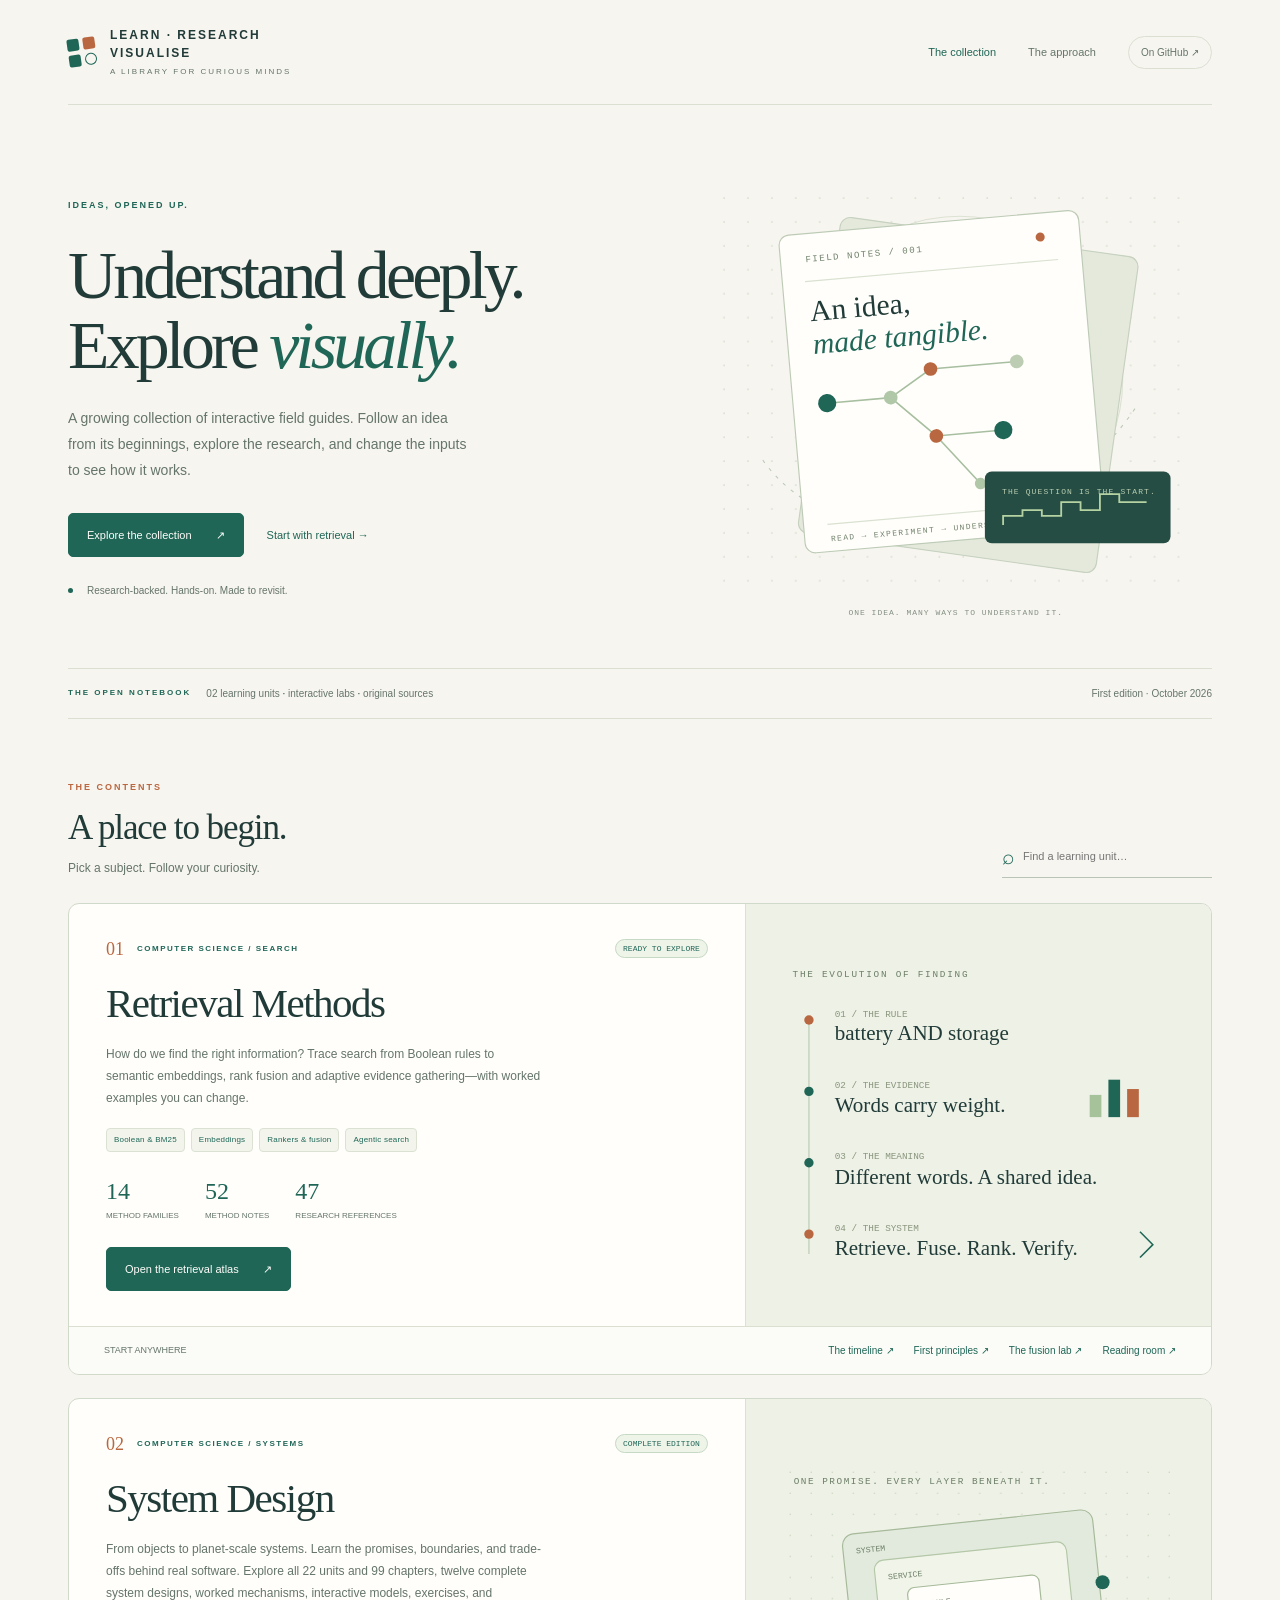
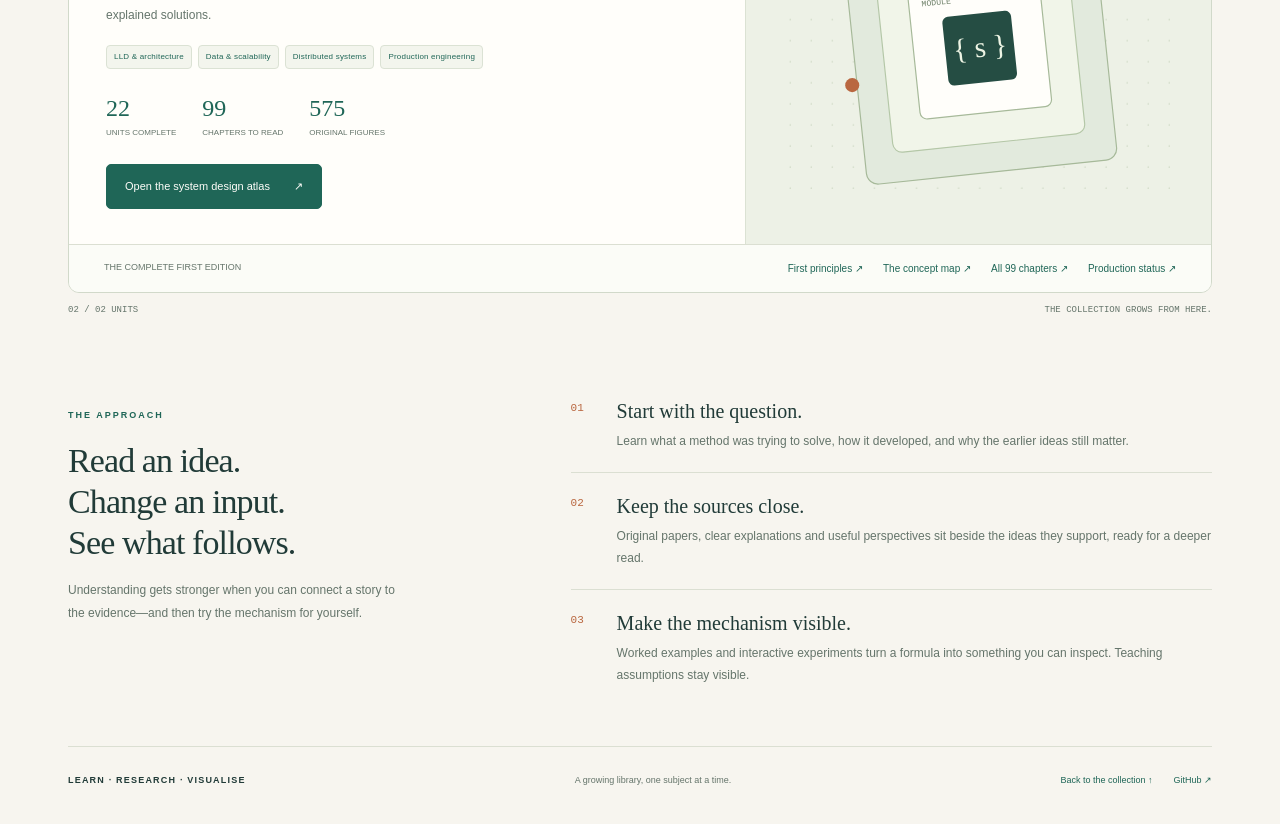
<file: index.html>
<!doctype html>
<html lang="en">
<head>
<link rel="icon" type="image/x-icon" sizes="16x16 32x32 48x48" href="favicon.ico?v=20261022">
<link rel="icon" type="image/svg+xml" sizes="any" href="favicon.svg?v=20261022">

<meta charset="utf-8">
<meta name="viewport" content="width=device-width, initial-scale=1">
<meta name="theme-color" content="#f7f5ef">
<meta name="description" content="Learn, Research, Visualise: a growing library of interactive field guides. Explore ideas through research, worked examples and hands-on experiments. Start with the Retrieval Methods atlas.">
<title>Learn · Research · Visualise — An interactive library</title>
<style>
:root{--paper:#f7f5ef;--ink:#213b38;--muted:#65756b;--line:#dbdfd2;--green:#1f6657;--rust:#b96740;--mint:#e5ebdf;font-family:Inter,ui-sans-serif,-apple-system,BlinkMacSystemFont,"Segoe UI",sans-serif;color-scheme:light}*{box-sizing:border-box}body{margin:0;background:var(--paper);color:var(--ink);font-size:15px;line-height:1.7}html{scroll-behavior:smooth;scroll-padding-top:30px}a{color:var(--green);text-underline-offset:4px}button,input{font:inherit}a,button,input{touch-action:manipulation}button{cursor:pointer}a:focus-visible,button:focus-visible,input:focus-visible{outline:3px solid var(--rust);outline-offset:5px}h1,h2,h3,p{margin:0}.wrap{max-width:1256px;padding:0 56px;margin:auto}.top{display:flex;justify-content:space-between;align-items:center;height:105px;border-bottom:1px solid var(--line)}.wordmark{display:flex;gap:14px;align-items:center;text-decoration:none;color:var(--ink);font-size:12px;letter-spacing:2px;font-weight:750;line-height:1.5}.logo{display:grid;grid-template-columns:repeat(2,12px);gap:4px;transform:rotate(-8deg)}.logo i{display:block;width:12px;height:12px;background:var(--green);border-radius:2px}.logo i:nth-child(2){background:var(--rust)}.logo i:last-child{background:none;border:1px solid var(--green);border-radius:50%}.wordmark small{font-size:8px;letter-spacing:2px;color:var(--muted);display:block;font-weight:500;margin-top:4px}.top nav{display:flex;align-items:center;gap:32px}.top nav a{font-size:11px;text-decoration:none;color:var(--muted)}.top nav a.active{color:var(--green)}.top .repo{border:1px solid var(--line);padding:7px 12px;border-radius:20px;font-size:10px}.eyebrow{font-size:9px;letter-spacing:2px;font-weight:700;text-transform:uppercase;color:var(--green)}.eyebrow.warm{color:var(--rust)}.hero{display:grid;grid-template-columns:1.15fr 1fr;align-items:center;gap:42px;padding:68px 0 51px;position:relative}.hero h1{font:clamp(46px,5.3vw,76px)/1.04 Georgia,"Times New Roman",serif;letter-spacing:-3.8px;margin:25px 0 24px}.hero em{font-style:italic;color:var(--green)}.hero p{font-size:14px;color:var(--muted);max-width:410px;line-height:1.85}.hero-actions{display:flex;gap:23px;align-items:center;flex-wrap:wrap;margin-top:29px}.button{display:inline-flex;gap:24px;align-items:center;justify-content:center;text-decoration:none;border:1px solid var(--green);background:var(--green);color:#fffefa;padding:12px 18px;border-radius:5px;font-size:11px}.button:hover{background:#194e45}.text-link{font-size:11px;text-decoration:none}.hero-visual{position:relative;min-width:0}.hero-visual svg{width:100%;height:auto;display:block}.visual-caption{font:8px ui-monospace,monospace;color:#849084;letter-spacing:1px;text-align:center;margin-top:-4px}.hero-foot{display:flex;gap:14px;align-items:center;font-size:10px;color:var(--muted);margin-top:25px}.hero-foot i{width:5px;height:5px;background:var(--green);border-radius:50%}.edition{display:flex;align-items:center;gap:15px;padding:16px 0;border-top:1px solid var(--line);border-bottom:1px solid var(--line);font-size:10px;color:var(--muted)}.edition .eyebrow{font-size:8px;white-space:nowrap}.edition .spacer{flex:1}.edition strong{color:var(--ink);font-weight:500}.section-top{display:flex;align-items:flex-end;gap:20px;justify-content:space-between;margin:53px 0 25px}.section-top h2{font:35px Georgia,serif;letter-spacing:-1.1px;margin-top:11px}.section-top .subtitle{color:var(--muted);font-size:12px;margin-top:10px}.library-search{display:flex;align-items:center;border-bottom:1px solid #b9c4b6;padding:8px 0;width:210px;gap:8px;color:var(--green)}.library-search input{border:0;background:none;width:100%;min-width:0;font-size:11px;color:var(--ink);padding:4px 0}.library-search>span{font-size:21px;line-height:1}.unit{border:1px solid #d1d9ca;border-radius:11px;background:#fffefa;overflow:hidden}.unit+.unit{margin-top:23px}.unit-top{display:grid;grid-template-columns:1.45fr 1fr;align-items:stretch}.unit-copy{padding:35px 37px}.unit-kicker{display:flex;align-items:center;gap:13px}.unit-no{font:18px Georgia,serif;color:var(--rust);line-height:1}.unit-kicker .eyebrow{font-size:8px;letter-spacing:1.5px}.status{font:8px ui-monospace,monospace;color:var(--green);padding:4px 7px;border:1px solid #c5d9c5;border-radius:20px;margin-left:auto;background:#eff4e9}.unit h3{font:41px/1.15 Georgia,serif;letter-spacing:-1.5px;margin:22px 0 15px}.unit h3 a{text-decoration:none;color:var(--ink)}.unit h3 a:hover{color:var(--green)}.unit-summary{font-size:12px;line-height:1.85;color:var(--muted);max-width:435px}.tags{display:flex;gap:6px;flex-wrap:wrap;margin-top:19px}.tags span{font-size:8px;letter-spacing:.2px;border:1px solid #dbe2d4;background:#f3f5ed;color:var(--green);border-radius:4px;padding:4px 7px}.unit-stats{display:flex;gap:26px;margin:26px 0 24px}.unit-stats strong{display:block;font:24px Georgia,serif;color:var(--green);line-height:1.1}.unit-stats span{font-size:8px;color:var(--muted);display:block;margin-top:5px}.unit-visual{padding:28px 22px 20px;background:#edf1e6;border-left:1px solid #dbe2d3;display:flex;align-items:center;position:relative;overflow:hidden}.unit-visual svg{width:100%;height:auto;display:block}.unit-bottom{border-top:1px solid var(--line);display:flex;justify-content:space-between;align-items:center;gap:17px;padding:15px 35px;background:#fbfcf7}.unit-bottom>span{font-size:9px;color:var(--muted)}.entry-links{display:flex;gap:20px;flex-wrap:wrap}.entry-links a{font-size:10px;text-decoration:none;white-space:nowrap}.empty{border:1px dashed var(--line);padding:35px;border-radius:8px;text-align:center;color:var(--muted);font-size:13px}.empty button{border:0;background:none;color:var(--green);font-size:12px;text-decoration:underline;padding:12px}.library-meta{display:flex;align-items:center;justify-content:space-between;margin:12px 0;font:9px ui-monospace,monospace;color:var(--muted)}.about{display:grid;grid-template-columns:.8fr 1.2fr;gap:75px;padding:58px 0 60px;margin-top:27px;border-bottom:1px solid var(--line)}.about h2{font:34px/1.2 Georgia,serif;letter-spacing:-.9px;margin:16px 0}.about>div>p{font-size:12px;color:var(--muted);line-height:1.9;max-width:330px}.principles{display:grid;gap:22px}.principle{display:grid;grid-template-columns:32px 1fr;gap:14px;padding-bottom:20px;border-bottom:1px solid var(--line)}.principle:last-child{border:0;padding-bottom:0}.principle .n{font:11px ui-monospace,monospace;color:var(--rust);padding-top:2px}.principle h3{font:20px Georgia,serif;margin-bottom:8px}.principle p{font-size:12px;color:var(--muted);line-height:1.8}.closing{padding:26px 0 35px;display:flex;align-items:center;justify-content:space-between;color:var(--muted);font-size:9px;gap:20px}.closing .wordmark{font-size:9px;font-weight:600;letter-spacing:1.2px}.closing a{font-size:9px;text-decoration:none}.closing .foot-right{display:flex;gap:21px}.skip{position:absolute;top:-80px;background:var(--ink);color:white;padding:10px 15px;z-index:5}.skip:focus{top:10px}[hidden]{display:none!important}@media(max-width:950px){.wrap{padding:0 34px}.hero{gap:18px}.hero h1{font-size:58px}.hero-visual{margin-right:-12px}.unit-copy{padding:28px}.unit h3{font-size:35px}.unit-stats{gap:23px}.unit-visual{padding:18px 10px}.about{gap:35px}.unit-bottom{padding:15px 27px}}@media(max-width:720px){.wrap{padding:0 23px}.top{height:88px}.top nav{gap:18px}.top nav a{font-size:10px}.top .repo{display:none}.wordmark{font-size:10px;gap:11px;letter-spacing:1.6px}.wordmark small{font-size:7px;letter-spacing:1.6px}.hero{grid-template-columns:1fr;padding:43px 0 30px;gap:10px}.hero h1{font-size:59px;max-width:510px;letter-spacing:-3px}.hero p{max-width:460px;font-size:13px}.hero-visual{max-width:440px;width:100%;margin:2px auto 0}.hero-visual svg{max-height:285px}.hero-foot{font-size:9px}.edition{gap:12px;font-size:9px;flex-wrap:wrap}.edition .spacer{display:none}.edition .edition-end{margin-left:auto}.section-top{margin:35px 0 20px;align-items:flex-start;flex-wrap:wrap}.section-top h2{font-size:31px}.library-search{width:100%;padding:5px 0}.unit-top{grid-template-columns:1fr}.unit-visual{border-left:0;border-top:1px solid var(--line);padding:10px 25px}.unit-visual svg{max-height:240px}.unit-copy{padding:27px}.unit h3{font-size:37px}.unit-bottom{align-items:flex-start;padding:17px 24px;flex-wrap:wrap;gap:10px}.entry-links{gap:19px}.unit-stats{gap:37px}.about{grid-template-columns:1fr;gap:28px;padding:37px 0}.about>div>p{max-width:470px}.about h2{font-size:31px}.principles{gap:18px}.closing{align-items:flex-start;font-size:8px;padding-bottom:27px;flex-wrap:wrap}.closing .foot-right{gap:18px}}@media(max-width:380px){.hero h1{font-size:51px}.top nav{gap:13px}.unit-copy{padding:23px}.unit h3{font-size:34px}.unit-stats{gap:28px}.status{font-size:7px}.unit-kicker .eyebrow{font-size:7px}.edition .edition-end{margin-left:0}}@media(prefers-reduced-motion:reduce){html{scroll-behavior:auto}}@media print{.wrap{padding:0 20px}.top nav,.library-search,.hero-actions{display:none}.hero{padding:30px 0}.hero h1{font-size:40pt}.unit{break-inside:avoid}.about{break-inside:avoid}.section-top{margin-top:25px}.hero-visual svg{height:220px}.unit-visual svg{height:220px}body{background:white}}
</style>
</head>
<body>
<a class="skip" href="#collection">Skip to the collection</a>
<div class="wrap">
<header class="top"><a class="wordmark" href="index.html" aria-label="Learn Research Visualise home"><span class="logo" aria-hidden="true"><i></i><i></i><i></i><i></i></span><span>LEARN · RESEARCH<br>VISUALISE<small>A LIBRARY FOR CURIOUS MINDS</small></span></a><nav aria-label="Main navigation"><a class="active" href="#collection">The collection</a><a href="#about">The approach</a><a class="repo" href="https://github.com/NarenMasterofInfinity/Foundational_Works" target="_blank" rel="noopener noreferrer">On GitHub ↗</a></nav></header>
<main>
<section class="hero" aria-labelledby="hero-title"><div><span class="eyebrow">IDEAS, OPENED UP.</span><h1 id="hero-title">Understand deeply.<br>Explore <em>visually.</em></h1><p>A growing collection of interactive field guides. Follow an idea from its beginnings, explore the research, and change the inputs to see how it works.</p><div class="hero-actions"><a class="button" href="#collection">Explore the collection <span>↗</span></a><a class="text-link" href="retrieval-methods/index.html">Start with retrieval →</a></div><div class="hero-foot"><i aria-hidden="true"></i><span>Research-backed. Hands-on. Made to revisit.</span></div></div><div class="hero-visual"><svg viewBox="0 0 450 385" role="img" aria-label="Illustration of layered research notes connecting an idea, its evidence and a working experiment"><defs><pattern id="grid" width="21" height="21" patternUnits="userSpaceOnUse"><circle cx="1" cy="1" r=".7" fill="#b6c6ae"/></pattern></defs><rect x="8" y="7" width="431" height="356" fill="url(#grid)" opacity=".6"/><circle cx="229" cy="181" r="143" fill="none" stroke="#dce2d3"/><path d="M56 252C121 345 302 332 386 202" fill="none" stroke="#bbcbb8" stroke-dasharray="3 6"/><g transform="rotate(8 230 190)"><rect x="105" y="54" width="264" height="280" rx="9" fill="#e4e9dc" stroke="#c6d1bf"/></g><g transform="rotate(-5 216 180)"><rect x="81" y="43" width="264" height="280" rx="9" fill="#fffefa" stroke="#bdcbb6"/><path d="M101 85H324" stroke="#d9e1d1"/><text x="103" y="68" font-family="monospace" font-size="8" letter-spacing="1.3" fill="#71826c">FIELD NOTES / 001</text><circle cx="310" cy="64" r="4" fill="#b96740"/><text x="103" y="120" font-family="Georgia" font-size="26" fill="#213b38">An idea,</text><text x="103" y="149" font-family="Georgia" font-style="italic" font-size="26" fill="#1f6657">made tangible.</text><path d="M111 193H167L204 230H263M167 193L204 171H280M204 230L239 275" stroke="#a7bfa0" stroke-width="1.4" fill="none"/><circle cx="111" cy="193" r="8" fill="#1f6657"/><circle cx="167" cy="193" r="6" fill="#b0c8a8"/><circle cx="204" cy="171" r="6" fill="#b96740"/><circle cx="280" cy="171" r="6" fill="#bdcdb3"/><circle cx="204" cy="230" r="6" fill="#b96740"/><circle cx="263" cy="230" r="8" fill="#1f6657"/><circle cx="239" cy="275" r="5" fill="#b0c8a8"/><path d="M102 299H322" stroke="#d9e1d1"/><text x="104" y="314" font-family="monospace" font-size="7" letter-spacing="1.2" fill="#71826c">READ → EXPERIMENT → UNDERSTAND</text></g><rect x="251" y="262" width="163" height="63" rx="6" fill="#254d43"/><text x="266" y="282" font-family="monospace" font-size="7" fill="#b8cdb1" letter-spacing="1">THE QUESTION IS THE START.</text><path d="M267 309V301H284V296H301V301H318V289H335V296H352V282H369V289H393" stroke="#b5d2a3" stroke-width="1.6" fill="none"/></svg><div class="visual-caption">ONE IDEA. MANY WAYS TO UNDERSTAND IT.</div></div></section>
<div class="edition"><span class="eyebrow">THE OPEN NOTEBOOK</span><span>02 learning units <strong>·</strong> interactive labs <strong>·</strong> original sources</span><span class="spacer"></span><span class="edition-end">First edition · October 2026</span></div>
<section id="collection" aria-labelledby="collection-title"><div class="section-top"><div><span class="eyebrow warm">THE CONTENTS</span><h2 id="collection-title">A place to begin.</h2><p class="subtitle">Pick a subject. Follow your curiosity.</p></div><label class="library-search"><span aria-hidden="true">⌕</span><input id="unit-search" type="search" placeholder="Find a learning unit…" aria-label="Search the collection"></label></div>
<article class="unit" id="retrieval-unit"><div class="unit-top"><div class="unit-copy"><div class="unit-kicker"><span class="unit-no">01</span><span class="eyebrow">COMPUTER SCIENCE / SEARCH</span><span class="status">READY TO EXPLORE</span></div><h3><a href="retrieval-methods/index.html">Retrieval Methods</a></h3><p class="unit-summary">How do we find the right information? Trace search from Boolean rules to semantic embeddings, rank fusion and adaptive evidence gathering—with worked examples you can change.</p><div class="tags"><span>Boolean & BM25</span><span>Embeddings</span><span>Rankers & fusion</span><span>Agentic search</span></div><div class="unit-stats"><div><strong>14</strong><span>METHOD FAMILIES</span></div><div><strong>52</strong><span>METHOD NOTES</span></div><div><strong>47</strong><span>RESEARCH REFERENCES</span></div></div><a class="button" href="retrieval-methods/index.html">Open the retrieval atlas <span>↗</span></a></div><div class="unit-visual"><svg viewBox="0 0 360 300" role="img" aria-label="Retrieval through time: Boolean sets become weighted words, semantic vectors and fused ranked lists"><text x="21" y="28" font-family="monospace" font-size="8" letter-spacing="1.5" fill="#6c7f67">THE EVOLUTION OF FINDING</text><path d="M35 63V265" stroke="#bdcbb4"/><circle cx="35" cy="65" r="4" fill="#b96740"/><circle cx="35" cy="126" r="4" fill="#1f6657"/><circle cx="35" cy="187" r="4" fill="#1f6657"/><circle cx="35" cy="248" r="4" fill="#b96740"/><text x="57" y="62" font-family="monospace" font-size="8" fill="#8a967e">01 / THE RULE</text><text x="57" y="82" font-family="Georgia" font-size="18" fill="#213b38">battery AND storage</text><text x="57" y="123" font-family="monospace" font-size="8" fill="#8a967e">02 / THE EVIDENCE</text><text x="57" y="144" font-family="Georgia" font-size="18" fill="#213b38">Words carry weight.</text><rect x="275" y="129" width="10" height="19" fill="#a6c29b"/><rect x="291" y="116" width="10" height="32" fill="#1f6657"/><rect x="307" y="124" width="10" height="24" fill="#b96740"/><text x="57" y="184" font-family="monospace" font-size="8" fill="#8a967e">03 / THE MEANING</text><text x="57" y="205" font-family="Georgia" font-size="18" fill="#213b38">Different words. A shared idea.</text><text x="57" y="245" font-family="monospace" font-size="8" fill="#8a967e">04 / THE SYSTEM</text><text x="57" y="266" font-family="Georgia" font-size="18" fill="#213b38">Retrieve. Fuse. Rank. Verify.</text><path d="M318 246L329 257L318 268" stroke="#1f6657" stroke-width="1.3" fill="none"/></svg></div></div><div class="unit-bottom"><span>START ANYWHERE</span><div class="entry-links"><a href="retrieval-methods/index.html#timeline">The timeline ↗</a><a href="retrieval-methods/index.html#boolean">First principles ↗</a><a href="retrieval-methods/index.html#fusion">The fusion lab ↗</a><a href="retrieval-methods/index.html#sources">Reading room ↗</a></div></div></article>
<article class="unit" id="system-design-unit"><div class="unit-top"><div class="unit-copy"><div class="unit-kicker"><span class="unit-no">02</span><span class="eyebrow">COMPUTER SCIENCE / SYSTEMS</span><span class="status">COMPLETE EDITION</span></div><h3><a href="system-design/index.html">System Design</a></h3><p class="unit-summary">From objects to planet-scale systems. Learn the promises, boundaries, and trade-offs behind real software. Explore all 22 units and 99 chapters, twelve complete system designs, worked mechanisms, interactive models, exercises, and explained solutions.</p><div class="tags"><span>LLD & architecture</span><span>Data & scalability</span><span>Distributed systems</span><span>Production engineering</span></div><div class="unit-stats"><div><strong>22</strong><span>UNITS COMPLETE</span></div><div><strong>99</strong><span>CHAPTERS TO READ</span></div><div><strong>575</strong><span>ORIGINAL FIGURES</span></div></div><a class="button" href="system-design/index.html">Open the system design atlas <span>↗</span></a></div><div class="unit-visual"><svg viewBox="0 0 360 300" role="img" aria-label="Conceptual illustration of objects nested inside modules, services and a system"><defs><pattern id="system-grid" width="18" height="18" patternUnits="userSpaceOnUse"><circle cx="1" cy="1" r=".6" fill="#acbea0"/></pattern></defs><rect x="8" y="8" width="342" height="284" fill="url(#system-grid)" opacity=".6"/><text x="22" y="29" font-family="monospace" font-size="8" letter-spacing="1.3" fill="#6c7f67">ONE PROMISE. EVERY LAYER BENEATH IT.</text><g transform="rotate(-6 180 165)"><rect x="73" y="61" width="215" height="215" rx="10" fill="#e2eadd" stroke="#a6b999"/><rect x="98" y="86" width="165" height="165" rx="8" fill="#f1f5e9" stroke="#b4c7a7"/><rect x="124" y="112" width="113" height="113" rx="6" fill="#fffefa" stroke="#a6b999"/><rect x="151" y="140" width="59" height="59" rx="5" fill="#254d43"/><text x="181" y="177" text-anchor="middle" font-family="Georgia" font-size="25" fill="#edf4e4">{ s }</text><text x="84" y="78" font-family="monospace" font-size="7" fill="#6c7f67">SYSTEM</text><text x="109" y="103" font-family="monospace" font-size="7" fill="#6c7f67">SERVICE</text><text x="135" y="129" font-family="monospace" font-size="7" fill="#6c7f67">MODULE</text></g><circle cx="72" cy="201" r="6" fill="#b96740"/><circle cx="286" cy="113" r="6" fill="#1f6657"/></svg></div></div><div class="unit-bottom"><span>THE COMPLETE FIRST EDITION</span><div class="entry-links"><a href="system-design/index.html#ch-1-1">First principles ↗</a><a href="system-design/index.html#concept-map">The concept map ↗</a><a href="system-design/index.html#contents">All 99 chapters ↗</a><a href="system-design/index.html#manifest">Production status ↗</a></div></div></article>
<div id="no-units" class="empty" hidden>No units match that search.<br><button type="button" id="reset-search">Show the full collection</button></div><div class="library-meta"><span id="unit-count" aria-live="polite">02 / 02 UNITS</span><span>THE COLLECTION GROWS FROM HERE.</span></div></section>
<section class="about" id="about" aria-labelledby="about-title"><div><span class="eyebrow">THE APPROACH</span><h2 id="about-title">Read an idea.<br>Change an input.<br>See what follows.</h2><p>Understanding gets stronger when you can connect a story to the evidence—and then try the mechanism for yourself.</p></div><div class="principles"><div class="principle"><span class="n">01</span><div><h3>Start with the question.</h3><p>Learn what a method was trying to solve, how it developed, and why the earlier ideas still matter.</p></div></div><div class="principle"><span class="n">02</span><div><h3>Keep the sources close.</h3><p>Original papers, clear explanations and useful perspectives sit beside the ideas they support, ready for a deeper read.</p></div></div><div class="principle"><span class="n">03</span><div><h3>Make the mechanism visible.</h3><p>Worked examples and interactive experiments turn a formula into something you can inspect. Teaching assumptions stay visible.</p></div></div></div></section>
</main><footer class="closing"><span class="wordmark">LEARN · RESEARCH · VISUALISE</span><span>A growing library, one subject at a time.</span><div class="foot-right"><a href="#collection">Back to the collection ↑</a><a href="https://github.com/NarenMasterofInfinity/Foundational_Works" target="_blank" rel="noopener noreferrer">GitHub ↗</a></div></footer>
</div>
<script>
"use strict";
const search=document.getElementById('unit-search'),empty=document.getElementById('no-units'),count=document.getElementById('unit-count');
const units=[
 {element:document.getElementById('retrieval-unit'),terms:'retrieval methods information search boolean lexical probabilistic tf idf bm25 dense embeddings splade sparse colbert rankers rerankers fusion hybrid rrf graph multimodal agentic generative timeline papers research evaluation'},
 {element:document.getElementById('system-design-unit'),terms:'system design atlas objects planet scale lld hld architecture modules classes patterns dependency injection database storage concurrency networking api scalability distributed systems reliability security observability deployment production foundations textbook blueprint'}
];
function filterUnits(){const terms=search.value.trim().toLowerCase().split(/\s+/).filter(Boolean);let shown=0;units.forEach(unit=>{const show=terms.every(t=>unit.terms.includes(t));unit.element.hidden=!show;if(show)shown++;});empty.hidden=shown>0;count.textContent=String(shown).padStart(2,'0')+' / 02 UNITS';}
search.addEventListener('input',filterUnits);document.getElementById('reset-search').addEventListener('click',()=>{search.value='';filterUnits();search.focus();});
</script>
</body>
</html>
</file>
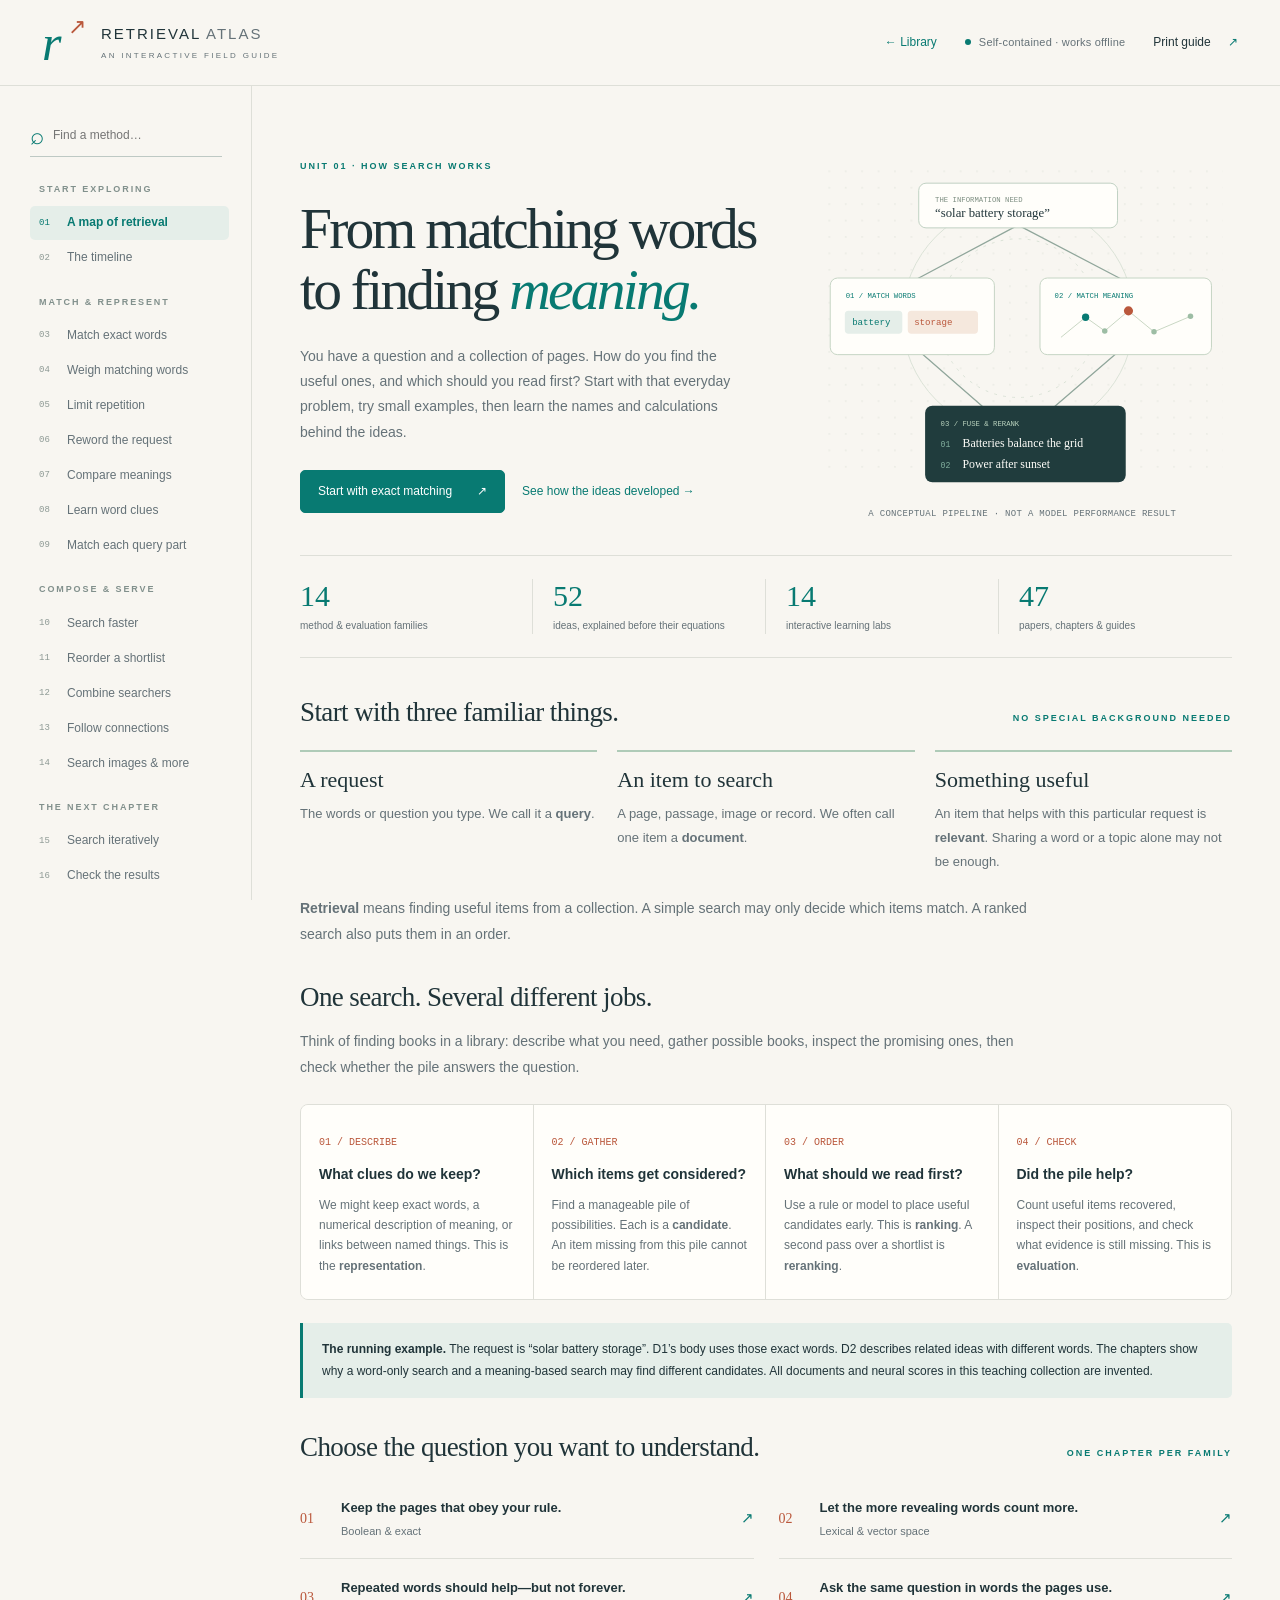
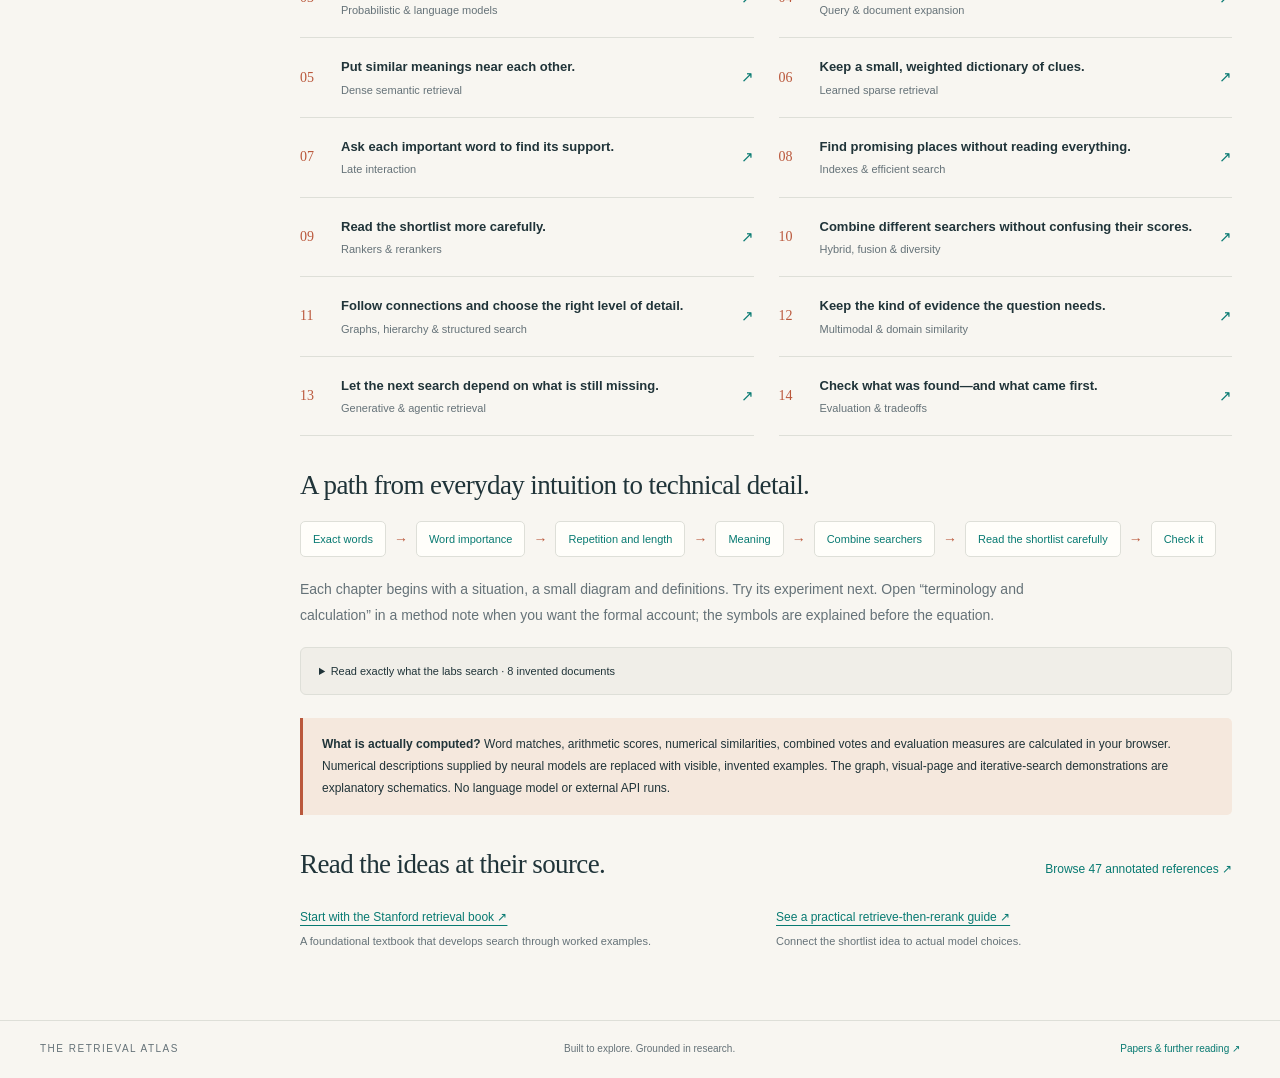
<file: retrieval-methods/index.html>
<!doctype html>
<html lang="en">
<head>
<link rel="icon" type="image/x-icon" sizes="16x16 32x32 48x48" href="../favicon.ico?v=20261022">
<link rel="icon" type="image/svg+xml" sizes="any" href="../favicon.svg?v=20261022">

 <meta charset="utf-8">
 <meta name="viewport" content="width=device-width,initial-scale=1">
 <meta name="theme-color" content="#f8f6f1">
 <meta name="description" content="An interactive field guide to information retrieval: Boolean search, BM25, embeddings, learned sparse retrieval, late interaction, indexes, rerankers, rank fusion and agentic search. With historical timeline, working labs and research references.">
 <title>The Retrieval Atlas — From Boolean search to reasoning</title>
 <style>:root{--paper:#f8f6f1;--ink:#203439;--muted:#657278;--line:#dedfd8;--teal:#087a72;--mint:#e5eeE9;--rust:#ba583c;--peach:#f5e8dd;--white:#fffefa;--mono:ui-monospace,SFMono-Regular,Consolas,monospace;font-family:Inter,ui-sans-serif,-apple-system,BlinkMacSystemFont,"Segoe UI",sans-serif;color-scheme:light}*{box-sizing:border-box}body{margin:0;background:var(--paper);color:var(--ink);font-size:15px;line-height:1.65}html{scroll-behavior:smooth;scroll-padding-top:95px}button,input,select{font:inherit}button,a,input,select,summary{touch-action:manipulation}button{cursor:pointer}a{color:var(--teal);text-underline-offset:4px}h1,h2,h3,h4,p{margin:0}button:focus-visible,a:focus-visible,input:focus-visible,select:focus-visible,summary:focus-visible,[tabindex]:focus-visible{outline:3px solid var(--rust);outline-offset:4px}button:disabled{opacity:.4;cursor:default}[hidden]{display:none!important}.skip{position:fixed;top:-70px;left:20px;background:var(--ink);color:white;padding:12px;z-index:100}.skip:focus{top:8px}.topbar{height:86px;position:sticky;top:0;z-index:30;background:rgba(248,246,241,.97);border-bottom:1px solid var(--line);display:flex;align-items:center;justify-content:space-between;padding:0 42px}.brand{display:flex;align-items:center;gap:13px;text-decoration:none;color:var(--ink);font-size:15px;letter-spacing:2px;line-height:1.2}.brand b{font-weight:400;color:var(--muted)}.brand small{display:block;font-size:8px;letter-spacing:2.3px;margin-top:8px;color:var(--muted)}.brand-mark{font:italic 50px Georgia,serif;position:relative;line-height:1;width:46px;color:var(--teal)}.brand-mark span{font:22px var(--mono);position:absolute;top:-4px;right:0;color:var(--rust)}.top-actions{display:flex;gap:28px;align-items:center}.offline{display:flex;align-items:center;gap:8px;color:var(--muted);font-size:11px;letter-spacing:.2px}.offline i{display:inline-block;width:6px;height:6px;border-radius:50%;background:var(--teal)}.quiet{background:none;border:0;font-size:12px;color:var(--ink);padding:8px 0}.quiet span{margin-left:14px;color:var(--teal)}.shell{max-width:1536px;margin:auto;display:grid;grid-template-columns:252px minmax(0,1fr)}.sidebar{padding:30px 22px 24px 30px;border-right:1px solid var(--line);position:sticky;top:86px;height:calc(100vh - 86px);overflow:auto;scrollbar-width:thin}.searchbox{display:flex;align-items:center;border-bottom:1px solid #bec9c4;gap:9px;margin:0 7px 25px 0;padding:6px 0}.searchbox>span{font-size:24px;line-height:1;color:var(--teal)}.searchbox input{background:none;border:0;min-width:0;width:100%;font-size:12px;padding:4px 0;color:var(--ink)}.nav-group{font-size:9px;letter-spacing:1.9px;font-weight:700;color:#81908c;margin:20px 0 9px 9px}.nav-tab{display:flex;align-items:center;width:100%;background:none;border:0;text-align:left;gap:10px;padding:8px 9px;border-radius:5px;font-size:12px;line-height:1.45;color:var(--muted);margin:1px 0;min-height:34px}.nav-tab .nav-no{font:9px var(--mono);color:#8d9994;width:18px;flex-shrink:0}.nav-tab:hover{background:#eeeee5;color:var(--ink)}.nav-tab[aria-selected=true]{background:var(--mint);color:var(--teal);font-weight:700}.nav-tab[aria-selected=true] .nav-no{color:var(--teal)}.sidebar-foot{margin:28px 9px 5px;padding-top:18px;border-top:1px solid var(--line)}.sidebar-foot p{font-family:Georgia,serif;font-size:17px;line-height:1.45;margin:10px 0;color:#66776f}.sidebar-foot small{display:block;font-size:9px;color:var(--muted)}.sidebar-foot a{font-size:10px;display:block;margin-top:12px}.eyebrow{font-size:9px;font-weight:700;letter-spacing:2px;color:var(--teal);text-transform:uppercase}.mobile-menu{display:none}main{padding:45px 48px 70px;min-width:0;min-height:85vh}.panel{animation:appear .25s ease}.panel:focus{outline:none}@keyframes appear{from{opacity:.4;transform:translateY(4px)}to{opacity:1;transform:none}}.hero{display:grid;grid-template-columns:1.15fr 1fr;gap:30px;align-items:center;padding:23px 0 36px}.hero h1{font:clamp(44px,4.5vw,68px)/1.06 Georgia,"Times New Roman",serif;letter-spacing:-2.8px;margin:24px 0}.hero h1 em{font-style:italic;color:var(--teal)}.hero-copy{max-width:440px;color:var(--muted);font-size:14px;line-height:1.8}.hero-actions{display:flex;gap:17px;align-items:center;margin-top:25px;flex-wrap:wrap}.primary{display:inline-flex;align-items:center;justify-content:center;gap:25px;background:var(--teal);color:white;border:1px solid var(--teal);border-radius:5px;padding:11px 17px;font-size:12px;text-decoration:none}.primary:hover{background:#08665f}.text-link{font-size:12px;text-decoration:none}.hero-visual{min-width:0;position:relative;max-width:460px}.hero-visual svg{display:block;width:100%;height:auto}.hero-caption{font:9px var(--mono);color:var(--muted);text-align:center;letter-spacing:.3px;margin-top:-3px}.stats{border-top:1px solid var(--line);border-bottom:1px solid var(--line);display:grid;grid-template-columns:repeat(4,1fr);padding:23px 0;margin:0 0 39px}.stat{border-right:1px solid var(--line);padding:0 20px}.stat:first-child{padding-left:0}.stat:last-child{border:0}.stat b{font:30px Georgia,serif;color:var(--teal);display:block;line-height:1.1}.stat span{font-size:10px;color:var(--muted);display:block;margin-top:6px}.section-head{display:flex;align-items:baseline;justify-content:space-between;gap:15px;margin:34px 0 16px}.section-head h2{font:27px Georgia,serif;letter-spacing:-.6px}.section-head .eyebrow{white-space:nowrap}.lead{font-size:14px;color:var(--muted);max-width:740px;margin-top:13px;line-height:1.85}.concept-grid{display:grid;grid-template-columns:repeat(4,minmax(0,1fr));margin-top:23px;gap:0;border:1px solid var(--line);border-radius:8px;overflow:hidden}.concept{padding:23px 18px;border-right:1px solid var(--line);background:var(--white)}.concept:last-child{border:0}.concept-no{font:10px var(--mono);color:var(--rust)}.concept h3{font-size:14px;margin:11px 0 8px}.concept p{font-size:12px;color:var(--muted);line-height:1.7}.concept .pill{margin-top:12px}.pill{display:inline-block;font:9px var(--mono);letter-spacing:.3px;padding:4px 8px;border-radius:4px;background:var(--mint);color:var(--teal)}.pill.warm{background:var(--peach);color:var(--rust)}.map-grid{display:grid;grid-template-columns:1fr 1fr;gap:0 25px;margin-top:12px}.map-item{display:flex;align-items:center;gap:17px;padding:18px 0;border-bottom:1px solid var(--line);text-decoration:none;color:var(--ink)}.map-item .map-number{font:14px Georgia,serif;color:var(--rust);width:24px;flex-shrink:0}.map-item h3{font-size:13px;font-weight:600}.map-item p{font-size:11px;color:var(--muted);margin-top:3px}.map-item .arrow{margin-left:auto;color:var(--teal);transition:transform .15s}.map-item:hover .arrow{transform:translateX(4px)}.note{padding:16px 19px;background:var(--mint);border-left:3px solid var(--teal);font-size:12px;line-height:1.8;border-radius:0 5px 5px 0;margin:23px 0}.note.warm{background:var(--peach);border-color:var(--rust)}.note strong{font-weight:650}.note a{color:inherit}.pathway{display:flex;flex-wrap:wrap;gap:8px;align-items:center;margin:20px 0}.pathway a,.pathway span.step{font-size:11px;padding:8px 12px;background:var(--white);border:1px solid var(--line);border-radius:5px;text-decoration:none}.pathway>span:not(.step){color:var(--rust);font-size:14px}.page-top{display:flex;justify-content:space-between;gap:12px;align-items:center;margin-bottom:23px}.chapter-no{font:10px var(--mono);letter-spacing:1px;color:var(--muted)}.era{font:10px var(--mono);color:var(--rust)}.page-title{font:clamp(36px,4vw,53px)/1.13 Georgia,serif;letter-spacing:-1.6px;margin:14px 0}.page-question{font:italic 22px Georgia,serif;color:var(--teal);margin-top:16px}.intro{max-width:830px;font-size:14px;color:var(--muted);line-height:1.9;margin-top:19px}.source-line{display:flex;gap:9px;flex-wrap:wrap;margin:17px 0;font-size:10px;align-items:center;color:var(--muted)}.source-line a{text-decoration:none;border-bottom:1px dotted #83a79b}.lab{background:#edf2ec;border:1px solid #d6e2d9;border-radius:10px;overflow:hidden;margin:32px 0}.lab-header{padding:20px 24px;border-bottom:1px solid #d6e2d9;display:flex;justify-content:space-between;align-items:center;gap:18px}.lab-header h2{font:24px Georgia,serif;margin-top:5px;letter-spacing:-.4px}.lab-tag{font:9px var(--mono);letter-spacing:.5px;color:var(--teal);background:#dbe8dd;border:1px solid #c2d7c8;border-radius:20px;padding:5px 10px;white-space:nowrap}.lab-body{display:grid;grid-template-columns:.85fr 1.15fr}.controls{padding:25px 24px;border-right:1px solid #d6e2d9;min-width:0}.control{display:block;margin:0 0 19px}.control:last-child{margin-bottom:0}.control>span,.control>label{display:flex;justify-content:space-between;gap:10px;font-size:11px;font-weight:600;color:var(--ink);margin-bottom:8px}.control output{font:11px var(--mono);color:var(--teal)}input[type=range]{width:100%;accent-color:var(--teal);display:block;margin:12px 0;height:18px}input[type=text],input[type=search],select{max-width:100%}.control input[type=text],.control select,.library-filters input,.library-filters select{width:100%;padding:9px 10px;border:1px solid #c4d0c6;border-radius:4px;background:var(--white);color:var(--ink);font-size:12px}.control-help{font-size:10px;color:var(--muted);line-height:1.7;margin-top:5px}.control.check{display:flex;gap:9px;align-items:flex-start;font-size:11px;line-height:1.6}.check input{accent-color:var(--teal);margin-top:4px}.controls .note{padding:10px 12px;font-size:10px;background:#e0eae1;margin:18px 0 0}.result{padding:24px;min-width:0;background:rgba(255,254,250,.7);font-size:12px}.result h3{font:20px Georgia,serif;margin-bottom:13px}.result p{font-size:11px;line-height:1.8;color:var(--muted);margin:12px 0 0}.result strong{color:var(--ink)}.formula{font:11px/1.85 var(--mono);background:#f0eee7;border:1px solid #e1e1d7;border-radius:4px;padding:11px 13px;overflow-wrap:anywhere;margin:14px 0;color:#34594e}.result .formula{background:#e8eee6;border-color:#d7e2d5;font-size:10px}.rank-row{display:grid;grid-template-columns:20px minmax(0,1fr) 58px;align-items:center;gap:9px;margin:12px 0}.rank-pos{font:10px var(--mono);color:var(--muted)}.rank-label{font-size:11px;line-height:1.5}.rank-label small{font-size:9px;color:var(--muted);display:block}.rank-value{font:10px var(--mono);text-align:right;color:var(--teal)}.track{height:4px;background:#dce4d8;margin-top:6px;border-radius:3px;overflow:hidden}.track b{display:block;background:var(--teal);height:100%;max-width:100%;transition:width .18s}.rank-row:nth-of-type(2) .track b{background:var(--rust)}.mini-table{width:100%;border-collapse:collapse;font-size:10px;margin:12px 0}.mini-table th{text-align:left;font-weight:600;color:var(--muted);font-size:9px}.mini-table td,.mini-table th{padding:8px 6px;border-bottom:1px solid #dce3d8;vertical-align:top}.mini-table td:first-child,.mini-table th:first-child{padding-left:0}.mini-table .hit{color:var(--teal);font-weight:650}.mini-table .miss{color:#8b9690}.table-wrap{overflow-x:auto;max-width:100%}.empty{padding:20px 0;color:var(--muted);font-size:12px}.metric-grid{display:grid;grid-template-columns:repeat(3,minmax(0,1fr));gap:10px;margin:13px 0}.metric{background:var(--white);border:1px solid var(--line);border-radius:5px;padding:12px 10px}.metric strong{display:block;font:24px Georgia,serif;color:var(--teal);line-height:1.2}.metric small{font-size:9px;color:var(--muted);display:block;margin-top:5px}.method-grid{display:grid;grid-template-columns:1fr 1fr;gap:15px}.method{border:1px solid var(--line);border-radius:7px;background:var(--white);align-self:start;overflow:hidden;scroll-margin-top:105px}.method summary{list-style:none;cursor:pointer;padding:19px 20px;display:grid;grid-template-columns:1fr 16px;gap:8px;align-items:center}.method summary::-webkit-details-marker{display:none}.method summary:after{content:'＋';color:var(--teal);font:18px var(--mono)}.method[open] summary:after{content:'−'}.method summary .eyebrow{font-size:8px;letter-spacing:1.4px;display:block;margin-bottom:7px}.method h3{font:19px/1.3 Georgia,serif;letter-spacing:-.3px}.method-content{padding:0 20px 21px;font-size:12px;color:var(--muted)}.method-content p{margin:10px 0;line-height:1.8}.method-content .formula{font-size:10px}.method-content h4{font-size:9px;letter-spacing:1px;color:var(--rust);margin-top:17px;text-transform:uppercase}.method-content .example{padding-left:12px;border-left:2px solid #b9d4c0;color:var(--ink)}.method-content .source-line{font-size:9px;margin-bottom:0}.small-button{border:1px solid #b9c6bd;border-radius:4px;background:none;padding:6px 10px;color:var(--teal);font-size:10px}.small-button:hover{background:var(--mint)}.panel-bottom{border-top:1px solid var(--line);margin-top:35px;padding-top:18px;display:flex;justify-content:space-between;gap:20px;font-size:11px}.panel-bottom a{text-decoration:none;max-width:48%}.timeline-tools{display:flex;flex-wrap:wrap;gap:7px;margin:22px 0}.chip{border:1px solid var(--line);border-radius:20px;background:none;padding:6px 12px;font-size:10px;color:var(--muted)}.chip[aria-pressed=true]{background:var(--teal);border-color:var(--teal);color:white}.timeline-layout{display:grid;grid-template-columns:1fr 1fr;gap:34px;margin-top:30px;align-items:start}.timeline-list{padding-left:4px}.timeline-event{display:grid;grid-template-columns:80px 1fr;gap:14px;text-align:left;width:100%;background:none;border:0;position:relative;padding:0 0 28px 16px;color:var(--ink)}.timeline-event:before{content:'';position:absolute;width:1px;background:var(--line);left:0;top:7px;bottom:-7px}.timeline-event:after{content:'';position:absolute;left:-3px;top:7px;width:7px;height:7px;background:#b7c6ba;border-radius:50%}.timeline-event[aria-pressed=true]:after{background:var(--rust);box-shadow:0 0 0 4px var(--peach)}.timeline-event[aria-pressed=true] strong{color:var(--teal)}.timeline-event time{font:10px var(--mono);color:var(--rust);padding-top:2px}.timeline-event strong{font-size:12px;line-height:1.55;font-weight:600}.timeline-event small{display:block;color:var(--muted);font-size:9px;margin-top:3px;font-weight:400}.timeline-detail{background:var(--white);border:1px solid var(--line);border-radius:8px;padding:30px;position:sticky;top:116px}.timeline-detail .big-year{font:48px Georgia,serif;color:var(--teal);letter-spacing:-2px}.timeline-detail h2{font:28px/1.25 Georgia,serif;margin:15px 0}.timeline-detail p{font-size:13px;color:var(--muted);line-height:1.85;margin-bottom:20px}.timeline-detail .source-line{display:block}.timeline-detail .source-line a{display:block;margin-top:7px;line-height:1.7}.timeline-detail .primary{margin-top:15px}.timeline-legend{font-size:10px;color:var(--muted)}.corpus-list{display:grid;grid-template-columns:1fr 1fr;gap:10px;margin-top:16px}.corpus-doc{background:var(--white);border:1px solid var(--line);padding:15px;border-radius:5px;font-size:11px}.corpus-doc h3{font-size:12px;font-weight:600}.corpus-doc p{margin-top:6px;color:var(--muted);font-size:11px}.corpus-doc .pill{margin:8px 5px 0 0;font-size:8px}.corpus-doc code{font:9px var(--mono);color:var(--rust);margin-right:7px}.corpus-toggle{margin-top:18px;border:1px solid var(--line);padding:14px 18px;border-radius:6px;background:#f0eee8}.corpus-toggle>summary{font-size:11px;cursor:pointer}.library-filters{display:grid;grid-template-columns:2fr 1fr 1fr;gap:10px;margin:25px 0 12px}.library-filters label{font-size:9px;color:var(--muted)}.library-filters input,.library-filters select{margin-top:5px;background:var(--white)}.library-count{font:10px var(--mono);color:var(--muted);margin-bottom:10px}.paper{display:grid;grid-template-columns:52px minmax(0,1fr) 24px;gap:19px;padding:23px 0;border-bottom:1px solid var(--line)}.paper-year{font:17px Georgia,serif;color:var(--rust)}.paper h3{font:19px/1.35 Georgia,serif}.paper h3 a{color:var(--ink);text-decoration:none}.paper h3 a:hover{color:var(--teal)}.paper .authors{font-size:10px;color:var(--muted);margin:5px 0 8px}.paper p{font-size:12px;line-height:1.8;color:var(--muted)}.paper .pill{font-size:8px;margin:12px 5px 0 0}.paper .paper-open{font-size:20px;text-decoration:none}.reading-path{display:grid;grid-template-columns:repeat(3,1fr);gap:14px;margin:24px 0}.reading-path>div{border-top:2px solid var(--teal);padding:15px 0}.reading-path h3{font:20px Georgia,serif;margin:7px 0 10px}.reading-path a{display:block;font-size:11px;margin:7px 0}.source-preview{display:grid;grid-template-columns:1fr 1fr;gap:20px}.source-preview a{display:block;font-size:12px;margin-top:12px}.source-preview p{font-size:11px;color:var(--muted);margin-top:4px}.footer{border-top:1px solid var(--line);padding:20px 40px;font-size:10px;color:var(--muted);display:flex;justify-content:space-between;gap:20px;position:relative;z-index:1;background:var(--paper)}.footer>span:first-child{letter-spacing:1.5px}.footer a{font-size:10px;text-decoration:none}#search-results{padding:0 0 12px;font-size:11px}#search-results button{display:block;width:100%;background:var(--white);border:1px solid var(--line);border-radius:4px;padding:9px;text-align:left;color:var(--ink);font-size:10px;margin:5px 0}#search-results button small{display:block;color:var(--teal);font-size:8px;margin-top:4px}.geom{width:100%;height:auto;display:block}.matrix td{text-align:center;font:11px var(--mono);background:#f4f4ed}.matrix td.max{background:#c9dfcb;color:#145948;font-weight:700}.matrix th{font-size:9px}.status{display:inline-flex;align-items:center;padding:3px 7px;border-radius:3px;background:var(--mint);color:var(--teal);font-size:9px}.status.bad{color:var(--rust);background:var(--peach)}.tile-row{display:flex;flex-wrap:wrap;gap:6px;margin:10px 0}.term-tile{padding:6px 8px;font:10px var(--mono);border:1px solid #b8cebe;border-radius:4px;background:#e4eee1;color:var(--teal)}.term-tile.off{background:#eeeae3;border-color:#e1ddd5;color:#89918b;text-decoration:line-through}.wide-lab .lab-body{grid-template-columns:1fr}.wide-lab .controls{border-right:0;border-bottom:1px solid #d6e2d9;display:grid;grid-template-columns:repeat(3,1fr);gap:20px}.wide-lab .control{margin:0}.eval-row{display:grid;grid-template-columns:24px minmax(0,1fr) 76px 56px;gap:10px;align-items:center;padding:12px 0;border-bottom:1px solid var(--line);font-size:11px}.eval-row .move{display:flex;gap:3px}.eval-row button{background:var(--white);border:1px solid var(--line);border-radius:3px;padding:4px 8px;font-size:11px;color:var(--teal)}.eval-row .gain{font:9px var(--mono);color:var(--rust)}.noscript{padding:30px;color:var(--ink);background:var(--peach)}.muted{color:var(--muted)}.frontier-trace{display:grid;gap:9px;margin:10px 0}.trace-step{padding:10px 13px;background:var(--white);border:1px solid var(--line);border-radius:4px;font-size:11px}.trace-step strong{display:block;color:var(--teal);font-size:10px}.trace-step small{font-size:10px;color:var(--muted)}.quiz{margin-top:25px;padding:20px;border:1px dashed #b8c9be;border-radius:6px}.quiz h3{font:19px Georgia,serif}.quiz p{font-size:12px;color:var(--muted);margin:8px 0 12px}.quiz button{margin:4px 5px 4px 0}.quiz-answer{font-size:11px;color:var(--teal);margin-top:10px}.print-only{display:none}@media(min-width:1500px){main{padding-left:64px;padding-right:64px}}@media(max-width:1150px){.shell{grid-template-columns:218px minmax(0,1fr)}main{padding:35px 30px 60px}.sidebar{padding-left:18px;padding-right:15px}.hero{gap:15px}.hero h1{font-size:49px}.concept-grid{grid-template-columns:1fr 1fr}.concept:nth-child(2){border-right:0}.concept:nth-child(-n+2){border-bottom:1px solid var(--line)}.lab-body{grid-template-columns:.85fr 1.15fr}.controls,.result{padding:20px 17px}.timeline-layout{gap:22px}.timeline-detail{padding:22px}}@media(max-width:850px){.topbar{padding:0 24px}.offline{display:none}.shell{grid-template-columns:190px minmax(0,1fr)}.sidebar{padding-left:13px;padding-right:12px}.nav-tab{font-size:11px;gap:7px}.nav-tab .nav-no{width:15px}.hero{grid-template-columns:1fr}.hero-visual{max-width:410px;margin:0 auto;width:100%}.hero h1{font-size:53px;max-width:500px}.hero-copy{max-width:530px}.hero{padding-top:0;gap:15px}.hero-visual svg{max-height:270px}.lab-body{grid-template-columns:1fr}.controls{border-right:0;border-bottom:1px solid #d6e2d9}.method-grid{grid-template-columns:1fr}.map-grid{grid-template-columns:1fr}.timeline-layout{grid-template-columns:1fr}.timeline-detail{position:static;grid-row:1}.library-filters{grid-template-columns:1fr 1fr}.library-filters label:first-child{grid-column:1/-1}.reading-path{grid-template-columns:1fr}.wide-lab .controls{grid-template-columns:1fr 1fr}.source-preview{grid-template-columns:1fr}.stats{grid-template-columns:1fr 1fr;row-gap:20px}.stat:nth-child(2){border:0}.stat:nth-child(3){padding-left:0}}@media(max-width:640px){html{scroll-padding-top:81px}.topbar{height:72px;padding:0 19px}.brand{font-size:12px;gap:9px;letter-spacing:1.5px}.brand-mark{font-size:42px;width:39px}.brand-mark span{font-size:18px}.brand small{font-size:7px;letter-spacing:1.8px}.top-actions{gap:10px}.back-home{font-size:10px}.quiet{font-size:10px}.quiet span{margin-left:6px}.shell{display:block}.sidebar{position:sticky;top:72px;z-index:25;height:auto;padding:0;border-right:0;border-bottom:1px solid var(--line);background:var(--paper);overflow:visible}.mobile-menu{display:flex;justify-content:space-between;align-items:center;width:100%;border:0;background:none;padding:13px 21px;text-align:left;font-size:12px;color:var(--teal)}#sidebar-body{display:none;max-height:66vh;overflow:auto;padding:12px 20px 20px}.sidebar.menu-open #sidebar-body{display:block}.sidebar-foot{display:none}.searchbox{margin-bottom:12px}.nav-group{margin-top:13px}#tabs{display:grid;grid-template-columns:1fr 1fr;gap:2px 7px}#tabs .nav-group{grid-column:1/-1}.nav-tab{font-size:10px;padding:8px 7px}.nav-tab[aria-selected=true]{background:#dce9df}main{padding:27px 21px 45px}.hero h1{font-size:47px;letter-spacing:-2px;margin:19px 0}.hero-copy{font-size:13px}.hero{padding-bottom:26px}.hero-visual{max-width:350px}.stats{padding:20px 0;margin-bottom:28px}.stat b{font-size:27px}.stat span{font-size:9px}.concept-grid{grid-template-columns:1fr 1fr}.concept{padding:18px 13px}.concept h3{font-size:12px}.concept p{font-size:11px}.section-head h2{font-size:24px}.section-head .eyebrow{font-size:8px;letter-spacing:1px}.page-title{font-size:38px}.page-question{font-size:20px;line-height:1.4}.intro,.lead{font-size:13px}.lab-header{padding:18px;align-items:flex-start}.lab-header h2{font-size:21px}.lab-tag{font-size:7px;padding:4px 7px;white-space:normal;max-width:95px;text-align:center;margin-top:3px}.lab-body{grid-template-columns:1fr}.controls,.result{padding:19px 17px}.corpus-list{grid-template-columns:1fr}.timeline-event{grid-template-columns:73px 1fr;gap:8px}.timeline-detail .big-year{font-size:40px}.timeline-detail h2{font-size:25px}.reading-path{gap:6px}.paper{grid-template-columns:36px minmax(0,1fr) 15px;gap:12px}.paper-year{font-size:14px}.paper h3{font-size:18px}.library-filters{gap:8px}.library-filters select{font-size:10px;padding:8px 4px}.metric-grid{gap:6px}.metric{padding:10px 8px}.metric strong{font-size:22px}.metric small{font-size:8px}.wide-lab .controls{grid-template-columns:1fr}.eval-row{grid-template-columns:21px minmax(0,1fr) 60px 36px;gap:6px;font-size:10px}.eval-row button{padding:4px 6px}.eval-row .gain{font-size:8px}.footer{padding:18px 21px;flex-wrap:wrap;font-size:9px}.footer>span:nth-child(2){display:none}.pathway a{font-size:10px}.note{padding:14px;font-size:11px}.method summary{padding:17px}.method-content{padding:0 17px 18px}.method h3{font-size:19px}.panel-bottom{font-size:10px}.table-wrap{scrollbar-width:thin}}@media(prefers-reduced-motion:reduce){html{scroll-behavior:auto}.panel{animation:none}.track b,.map-item .arrow{transition:none}}@media print{body{background:white;font-size:10pt;color:#111}.topbar{position:static;padding:0 0 15px;height:65px;background:white}.top-actions,.sidebar,.footer,.skip,.hero-actions,.small-button,.panel-bottom,.timeline-tools,.library-filters,.quiz button{display:none!important}.shell{display:block}.panel[hidden]{display:block!important}.panel{animation:none;page-break-before:always}.panel:first-child{page-break-before:auto}main{padding:0}.hero{padding-top:20px;grid-template-columns:1fr 1fr}.hero h1{font-size:36pt}.hero-visual svg{height:240px}.stats{padding:12px 0;margin-bottom:15px}.page-title{font-size:30pt}.intro,.lead{font-size:10pt}.note{background:#f4f5f0}.lab{break-inside:avoid}.lab-body{grid-template-columns:1fr 1fr}.lab-tag{font-size:7pt}.controls,.result{padding:13px}.method-grid{display:block;columns:2;column-gap:15px}.method{break-inside:avoid;margin:0 0 12px}.method summary:after{display:none}.method-content{font-size:9pt}.method h3{font-size:15pt}.method-content .formula{font-size:7pt}.method summary{padding:12px 15px}.method-content{padding:0 15px 15px}.paper{break-inside:avoid;padding:14px 0}.timeline-layout{grid-template-columns:1fr}.timeline-detail{display:none}.timeline-list{columns:2;column-gap:30px}.timeline-event{break-inside:avoid}.timeline-event:before{display:none}.timeline-event small{font-size:8pt}.source-line{font-size:7pt}.reading-path{grid-template-columns:repeat(3,1fr)}.corpus-list{grid-template-columns:1fr 1fr}.print-only{display:block}.formula{overflow-wrap:anywhere}.wide-lab .lab-body{grid-template-columns:1fr}.metric-grid{grid-template-columns:repeat(3,1fr)}.map-grid{grid-template-columns:1fr 1fr}a{color:#185b50}.section-head{margin-top:20px}}
/* The teaching layer: situation → picture → names → experiment → optional calculation. */
.starter-definitions{display:grid;grid-template-columns:repeat(3,1fr);gap:20px;margin:22px 0}.starter-definitions>div{border-top:2px solid #afcbb8;padding-top:15px}.starter-definitions h3{font:22px Georgia,serif;margin-bottom:9px}.starter-definitions p{font-size:13px;color:var(--muted);line-height:1.85}.intuition-lesson{margin-bottom:28px}.intuition-story{max-width:820px}.intuition-story p{font-size:14px;line-height:1.9;color:var(--muted);margin:15px 0}.idea-diagram{margin:27px 0 25px;border:1px solid #cbd9ce;border-radius:8px;background:var(--white);overflow:hidden}.idea-diagram figcaption{display:flex;justify-content:space-between;gap:14px;border-bottom:1px solid #dbe3d7;padding:12px 18px;font:9px var(--mono);color:var(--teal);letter-spacing:1px}.idea-diagram figcaption>span{font-size:8px;letter-spacing:.2px;color:var(--muted)}.idea-diagram ol{display:grid;grid-template-columns:repeat(3,1fr);padding:0;margin:0;list-style:none}.idea-diagram li{padding:22px 20px;position:relative;min-width:0}.idea-diagram li:not(:last-child){border-right:1px solid #dbe3d7}.idea-diagram li:not(:last-child):after{content:'→';position:absolute;right:-10px;top:46%;width:20px;height:22px;background:var(--white);text-align:center;color:var(--rust);font-size:16px;z-index:1}.flow-number{font:10px var(--mono);color:var(--rust)}.idea-diagram h3{font:19px/1.35 Georgia,serif;margin:9px 0}.idea-diagram p{font-size:12px;line-height:1.8;color:var(--muted);overflow-wrap:anywhere}.word-guide{padding:22px 24px;background:#f0f1e9;border-radius:7px}.word-guide h3{font:24px Georgia,serif;margin-top:7px}.word-guide dl{display:grid;grid-template-columns:1fr 1fr;gap:19px 27px;margin:22px 0 0}.word-guide dt{font-size:12px;font-weight:650;color:var(--ink);margin-bottom:5px}.word-guide dd{margin:0;color:var(--muted);font-size:12px;line-height:1.8}.lesson-takeaway{font-size:12px;line-height:1.85}.lab-instruction{padding:17px 24px;margin:0;font-size:12px;color:#456455;background:#e3ece1;border-bottom:1px solid #d6e2d9;line-height:1.85}.lab{scroll-margin-top:100px}.method-intro{margin:-3px 0 22px;font-size:12px}.method-name{display:block;font-size:10px;line-height:1.65;color:var(--muted);margin-top:9px}.method-content>h4:first-child{margin-top:3px}.technical-note,.calculation-trace,.chapter-background{border-top:1px solid var(--line);margin-top:18px;padding-top:13px}.technical-note>summary,.calculation-trace>summary,.chapter-background>summary{font-size:11px;line-height:1.8;color:var(--teal);cursor:pointer;font-weight:550;padding-right:4px}.technical-note[open]>summary,.calculation-trace[open]>summary{margin-bottom:14px}.technical-note .terms-first{padding:8px 13px;background:#eef2e9;border-radius:4px;margin-top:12px}.terms-first h4{margin-top:4px}.chapter-background{padding:18px 20px;border:1px solid var(--line);border-radius:6px;background:#f3f1eb;margin-top:25px}.chapter-background p{font-size:12px;line-height:1.85;color:var(--muted);margin-top:12px}.word-form-demo{padding:25px;border:1px solid #cfdacd;background:var(--white);border-radius:8px;margin-top:28px}.word-form-demo h2{font:28px Georgia,serif;margin:8px 0 12px}.word-form-demo>p{font-size:12px;color:var(--muted);line-height:1.9}.word-form-controls{display:grid;grid-template-columns:.8fr 1.2fr;gap:25px;margin-top:20px;align-items:center}.word-form-controls .control{margin:0}.word-form-demo .mini-table{font-size:11px}.word-form-demo .mini-table th{font-size:10px}.word-form-demo .control-help{font-size:11px;margin-top:12px}.word-form-demo #word-form-result p{font-size:12px;line-height:1.8;margin:13px 0;color:var(--muted)}.evidence-explainer{font-size:12px!important}.boolean-evidence{table-layout:fixed}.boolean-evidence th:last-child{width:86px}.boolean-evidence td{padding-top:13px;padding-bottom:13px}.display-title{display:block;font-size:9px;color:var(--muted);margin:3px 0 9px}.searched-body{display:block;color:var(--ink);font-size:11px;line-height:1.95;overflow-wrap:anywhere}.token-counts{display:block;color:var(--teal);font-size:9px;margin-top:7px}.boolean-evidence td:last-child small{font-size:9px;line-height:1.6;color:var(--muted);display:block;margin-top:6px}mark{color:#165244;background:#cce7ce;border-radius:2px;padding:1px 2px;font-weight:700}.calculation-trace{padding-top:14px}.calculation-trace .mini-table{font-size:9px;min-width:360px}.calculation-trace p{font-size:11px}.timeline-detail .formal-name{font-size:10px;color:var(--rust);margin-top:9px}.timeline-detail .timeline-explained{font-size:14px;color:var(--ink);line-height:1.9}.table-key{font-size:10px;color:var(--muted);line-height:1.7}.evaluation-explanation{font-size:12px!important;line-height:1.9!important}.metric small{line-height:1.6}.result .metric{padding:12px}.metric-grid .metric strong{font-size:23px}
@media(max-width:1050px){.idea-diagram ol{grid-template-columns:1fr}.idea-diagram li{padding:16px 20px}.idea-diagram li:not(:last-child){border-right:0;border-bottom:1px solid #dbe3d7}.idea-diagram li:not(:last-child):after{content:'↓';right:22px;top:auto;bottom:-11px}.word-guide dl{grid-template-columns:1fr}.word-form-controls{grid-template-columns:1fr;gap:18px}}@media(max-width:640px){.starter-definitions{grid-template-columns:1fr;gap:19px}.starter-definitions h3{font-size:21px}.intuition-story p{font-size:13px}.word-guide{padding:19px}.word-guide h3{font-size:23px}.word-guide dl{gap:17px;margin-top:19px}.word-guide dt,.word-guide dd{font-size:12px}.idea-diagram figcaption{font-size:8px;gap:10px;line-height:1.7;flex-wrap:wrap}.idea-diagram h3{font-size:20px}.idea-diagram p{font-size:12px}.word-form-demo{padding:20px 17px}.word-form-demo h2{font-size:25px}.word-form-demo .mini-table{font-size:10px}.word-form-demo .mini-table th{font-size:9px}.lab-instruction{padding:16px 17px;font-size:12px}.method-name{font-size:10px}.searched-body{font-size:11px}.boolean-evidence th:last-child{width:67px}.boolean-evidence td,.boolean-evidence th{padding-right:3px;padding-left:3px}.boolean-evidence .status{font-size:8px}.boolean-evidence td:last-child small{font-size:8px}.metric-grid{grid-template-columns:repeat(2,minmax(0,1fr))}.section-head{align-items:flex-start}.section-head .small-button{flex-shrink:0;font-size:9px;max-width:120px}.technical-note>summary{font-size:11px}}@media print{.idea-diagram{break-inside:avoid}.idea-diagram ol{grid-template-columns:repeat(3,1fr)}.idea-diagram li:not(:last-child){border-right:1px solid var(--line);border-bottom:0}.idea-diagram li:not(:last-child):after{content:'→';right:-10px;top:46%;bottom:auto}.word-guide dl{grid-template-columns:1fr 1fr}.word-guide{break-inside:avoid}.intuition-story p{font-size:10pt}.word-guide dd{font-size:9pt}.word-form-demo{break-inside:avoid}.word-form-controls{grid-template-columns:1fr 1fr}.method-name{font-size:8pt}.technical-note{border-top:1px solid #ccc}.technical-note>summary{font-weight:650}.calculation-trace{break-inside:avoid}.lab{break-inside:auto}.boolean-evidence tr{break-inside:avoid}.method{break-inside:auto}.method-grid{columns:auto}.method summary{break-after:avoid}.technical-note summary{break-after:avoid}.starter-definitions{grid-template-columns:repeat(3,1fr)}.word-guide dt{font-size:9pt}.searched-body{font-size:8pt}.result .metric-grid{grid-template-columns:repeat(3,1fr)}}
</style>
</head>
<body>
<a class="skip" href="#main">Skip to content</a>
<header class="topbar">
 <a class="brand" href="#overview" aria-label="Retrieval Atlas home"><span class="brand-mark" aria-hidden="true">r<span>↗</span></span><span>RETRIEVAL <b>ATLAS</b><small>AN INTERACTIVE FIELD GUIDE</small></span></a>
 <div class="top-actions"><a class="text-link back-home" href="../index.html">← Library</a><span class="offline"><i></i> Self-contained · works offline</span><button class="quiet" id="print-guide" type="button">Print guide <span aria-hidden="true">↗</span></button></div>
</header>
<div class="shell">
 <aside class="sidebar" aria-label="Guide navigation">
  <button type="button" class="mobile-menu" id="menu-toggle" aria-expanded="false" aria-controls="sidebar-body">Explore chapters <span aria-hidden="true">＋</span></button>
  <div id="sidebar-body">
   <label class="searchbox"><span aria-hidden="true">⌕</span><input id="global-search" type="search" placeholder="Find a method…" aria-label="Search methods and papers" autocomplete="off"></label>
   <div id="search-results" hidden aria-live="polite"></div>
   <nav id="tabs" role="tablist" aria-label="Retrieval method categories" aria-orientation="vertical"></nav>
   <div class="sidebar-foot"><span class="eyebrow">THE RESEARCH EDITION</span><p>From exact rules to<br>adaptive evidence search.</p><small>Research: 20 Oct · Teaching: 21 Oct 2026</small><a href="../index.html">← All learning units</a></div>
  </div>
 </aside>
 <main id="main" tabindex="-1"></main>
</div>
<footer class="footer"><span>THE RETRIEVAL ATLAS</span><span>Built to explore. Grounded in research.</span><a href="#sources">Papers & further reading ↗</a></footer>
<noscript><div class="noscript">This interactive guide needs JavaScript enabled. All content and calculations are embedded in this file; no internet connection is needed for the guide.</div></noscript>
<script id="atlas-data" type="application/json">{"sources":[{"id":"luhn","year":1957,"title":"A Statistical Approach to Mechanized Encoding and Searching of Literary Information","author":"H. P. Luhn","url":"https://web.stanford.edu/class/linguist289/luhn57.pdf","kind":"Paper","category":"History","why":"Early statistical indexing: use patterns of words to organize and search literature."},{"id":"boolean","year":2008,"title":"Introduction to Information Retrieval · Boolean retrieval","author":"Manning, Raghavan & Schütze","url":"https://nlp.stanford.edu/IR-book/html/htmledition/boolean-retrieval-1.html","kind":"Book chapter","category":"Boolean","why":"A clear starting point for documents, terms, postings lists and set operations."},{"id":"vsm","year":1975,"title":"A vector space model for automatic indexing","author":"Salton, Wong & Yang","url":"https://doi.org/10.1145/361219.361220","kind":"Paper","category":"Lexical","why":"The landmark vector-space formulation; compare geometric similarity with exact matching."},{"id":"lsi","year":2008,"title":"Introduction to Information Retrieval · Latent semantic indexing","author":"Manning, Raghavan & Schütze","url":"https://nlp.stanford.edu/IR-book/html/htmledition/latent-semantic-indexing-1.html","kind":"Book chapter","category":"Dense","why":"An accessible account of SVD and the earlier path to latent semantic representations."},{"id":"prob","year":2008,"title":"Introduction to Information Retrieval · Probabilistic information retrieval","author":"Manning, Raghavan & Schütze","url":"https://nlp.stanford.edu/IR-book/html/htmledition/probabilistic-information-retrieval-1.html","kind":"Book chapter","category":"Probabilistic","why":"Probability Ranking Principle and the Binary Independence Model, with their assumptions."},{"id":"bm25","year":2009,"title":"The Probabilistic Relevance Framework: BM25 and Beyond","author":"Robertson & Zaragoza","url":"https://www.ccs.neu.edu/home/vip/teach/IRcourse/IR_surveys/robertson_foundations.pdf","kind":"Survey","category":"Probabilistic","why":"Connects BM25 and BM25F to probabilistic modeling rather than treating them as arbitrary formulas."},{"id":"bm25teach","year":2008,"title":"Introduction to Information Retrieval · Okapi BM25","author":"Manning, Raghavan & Schütze","url":"https://nlp.stanford.edu/IR-book/html/htmledition/okapi-bm25-a-non-binary-model-1.html","kind":"Book chapter","category":"Probabilistic","why":"Explains term-frequency saturation, document length and common scoring variants."},{"id":"lm","year":1998,"title":"A Language Modeling Approach to Information Retrieval","author":"Ponte & Croft","url":"https://ciir.cs.umass.edu/pubfiles/ir-120.pdf","kind":"Paper","category":"Probabilistic","why":"The seminal query-likelihood perspective: how likely would a document model generate the query?"},{"id":"feedback","year":2008,"title":"Relevance feedback and pseudo relevance feedback","author":"Manning, Raghavan & Schütze","url":"https://nlp.stanford.edu/IR-book/html/htmledition/relevance-feedback-and-pseudo-relevance-feedback-1.html","kind":"Book chapter","category":"Expansion","why":"Distinguishes judged feedback from assuming top-ranked documents are relevant."},{"id":"rocchio","year":2008,"title":"The Rocchio algorithm for relevance feedback","author":"Manning, Raghavan & Schütze","url":"https://nlp.stanford.edu/IR-book/html/htmledition/the-rocchio-algorithm-for-relevance-feedback-1.html","kind":"Book chapter","category":"Expansion","why":"A classic 1971 method: move a query toward relevant documents and away from irrelevant ones."},{"id":"doc2query","year":2019,"title":"Document Expansion by Query Prediction","author":"Nogueira, Yang, Lin & Cho","url":"https://arxiv.org/abs/1904.08375","kind":"Paper","category":"Expansion","why":"Generate plausible queries offline and append them to documents to improve lexical matching."},{"id":"hyde","year":2022,"title":"Precise Zero-Shot Dense Retrieval without Relevance Labels","author":"Gao, Ma, Lin & Callan","url":"https://arxiv.org/abs/2212.10496","kind":"Paper","category":"Expansion","why":"HyDE embeds a hypothetical answer-like document, then retrieves real evidence. Published at ACL 2023."},{"id":"pagerank","year":1998,"title":"The Anatomy of a Large-Scale Hypertextual Web Search Engine","author":"Brin & Page","url":"https://research.google/pubs/the-anatomy-of-a-large-scale-hypertextual-web-search-engine/","kind":"Paper","category":"Structured","why":"An early web-search architecture incorporating links, anchor text and scalable indexing."},{"id":"ltr","year":2010,"title":"From RankNet to LambdaRank to LambdaMART: An Overview","author":"Chris J. C. Burges","url":"https://www.microsoft.com/en-us/research/publication/from-ranknet-to-lambdarank-to-lambdamart-an-overview/","kind":"Survey","category":"Ranking","why":"Explains learned ranking losses and boosted-tree ranking with metric-sensitive gradients."},{"id":"ltrstory","year":2015,"title":"RankNet: A ranking retrospective","author":"Chris J. C. Burges · Microsoft Research","url":"https://www.microsoft.com/en-us/research/blog/ranknet-a-ranking-retrospective/","kind":"Article","category":"Ranking","why":"An engaging first-person history of the route from pairwise learning to LambdaMART."},{"id":"bert","year":2019,"title":"Passage Re-ranking with BERT","author":"Nogueira & Cho","url":"https://arxiv.org/abs/1901.04085","kind":"Paper","category":"Ranking","why":"The influential cross-encoder approach: jointly encode each query and candidate passage."},{"id":"sbert","year":2019,"title":"Sentence-BERT: Sentence Embeddings using Siamese BERT-Networks","author":"Reimers & Gurevych","url":"https://arxiv.org/abs/1908.10084","kind":"Paper","category":"Dense","why":"Shows why independently computed embeddings make semantic similarity search practical."},{"id":"dpr","year":2020,"title":"Dense Passage Retrieval for Open-Domain Question Answering","author":"Karpukhin et al.","url":"https://arxiv.org/abs/2004.04906","kind":"Paper","category":"Dense","why":"Train query and passage encoders with relevance supervision for first-stage retrieval."},{"id":"neural","year":2017,"title":"Neural Models for Information Retrieval","author":"Mitra & Craswell","url":"https://arxiv.org/abs/1705.01509","kind":"Survey","category":"Dense","why":"Historical bridge from hand-engineered features to learned representations and neural matching."},{"id":"transformers","year":2020,"title":"Pretrained Transformers for Text Ranking: BERT and Beyond","author":"Lin, Nogueira & Yates","url":"https://arxiv.org/abs/2010.06467","kind":"Survey","category":"Ranking","why":"A long-form guide to dense retrieval, reranking, long documents and efficiency tradeoffs."},{"id":"splade","year":2021,"title":"SPLADE: Sparse Lexical and Expansion Model for First Stage Ranking","author":"Formal, Piwowarski & Clinchant","url":"https://arxiv.org/abs/2107.05720","kind":"Paper","category":"Sparse","why":"Learn sparse vocabulary weights and expansion while retaining inverted-index retrieval."},{"id":"impact","year":2024,"title":"DeeperImpact: Optimizing Sparse Learned Index Structures","author":"Basnet, Gou, Mallia & Suel","url":"https://arxiv.org/abs/2405.17093","kind":"Paper","category":"Sparse","why":"Revisits learned term impacts and document expansion as an alternative sparse design."},{"id":"colbert","year":2020,"title":"ColBERT: Efficient and Effective Passage Search via Contextualized Late Interaction over BERT","author":"Khattab & Zaharia","url":"https://arxiv.org/abs/2004.12832","kind":"Paper","category":"Late interaction","why":"Keep token vectors and use late interaction instead of collapsing each passage into one vector."},{"id":"colbert2","year":2021,"title":"ColBERTv2: Effective and Efficient Retrieval via Lightweight Late Interaction","author":"Santhanam et al.","url":"https://arxiv.org/abs/2112.01488","kind":"Paper","category":"Late interaction","why":"Compression and supervision improve multi-vector retrieval. Preprint 2021; NAACL 2022."},{"id":"hnsw","year":2016,"title":"Efficient and robust approximate nearest neighbor search using Hierarchical Navigable Small World graphs","author":"Malkov & Yashunin","url":"https://arxiv.org/abs/1603.09320","kind":"Paper","category":"Indexes","why":"A layered proximity graph makes approximate vector lookup efficient; preprint 2016, journal 2020."},{"id":"faiss","year":2017,"title":"Billion-scale similarity search with GPUs","author":"Johnson, Douze & Jégou","url":"https://arxiv.org/abs/1702.08734","kind":"Paper","category":"Indexes","why":"Efficient vector search, GPU execution and compression at very large scale."},{"id":"rrf","year":2009,"title":"Reciprocal rank fusion outperforms condorcet and individual rank learning methods","author":"Cormack, Clarke & Büttcher","url":"https://research.google/pubs/reciprocal-rank-fusion-outperforms-condorcet-and-individual-rank-learning-methods/","kind":"Paper","category":"Fusion","why":"Combine ranked lists using positions, avoiding a requirement to calibrate raw scores."},{"id":"mmr","year":1998,"title":"The Use of MMR, Diversity-Based Reranking for Reordering Documents and Producing Summaries","author":"Carbonell & Goldstein","url":"https://www.cs.cmu.edu/~jgc/publication/The_Use_MMR_Diversity_Based_LTMIR_1998.pdf","kind":"Paper","category":"Fusion","why":"A foundational relevance-versus-redundancy objective for selecting a useful result set."},{"id":"rankzephyr","year":2023,"title":"RankZephyr: Effective and Robust Zero-Shot Listwise Reranking is a Breeze!","author":"Pradeep, Sharifymoghaddam & Lin","url":"https://arxiv.org/abs/2312.02724","kind":"Paper","category":"Ranking","why":"An open listwise LLM reranker and experiments on robustness to candidate order."},{"id":"rag","year":2020,"title":"Retrieval-Augmented Generation for Knowledge-Intensive NLP Tasks","author":"Lewis et al.","url":"https://arxiv.org/abs/2005.11401","kind":"Paper","category":"Frontier","why":"Combines a retrievable external memory with generation. RAG is a system architecture, not a similarity metric."},{"id":"dsi","year":2022,"title":"Transformer Memory as a Differentiable Search Index","author":"Tay et al.","url":"https://arxiv.org/abs/2202.06991","kind":"Paper","category":"Frontier","why":"Generate document identifiers directly from a model rather than looking up vectors in a conventional index."},{"id":"selfrag","year":2023,"title":"Self-RAG: Learning to Retrieve, Generate, and Critique through Self-Reflection","author":"Asai et al.","url":"https://arxiv.org/abs/2310.11511","kind":"Paper","category":"Frontier","why":"Train a generator to decide when retrieval is needed and critique evidence and outputs. ICLR 2024."},{"id":"raptor","year":2024,"title":"RAPTOR: Recursive Abstractive Processing for Tree-Organized Retrieval","author":"Sarthi et al.","url":"https://arxiv.org/abs/2401.18059","kind":"Paper","category":"Structured","why":"Retrieve at different abstraction levels through recursively clustered and summarized text."},{"id":"graphrag","year":2024,"title":"From Local to Global: A Graph RAG Approach to Query-Focused Summarization","author":"Edge et al.","url":"https://arxiv.org/abs/2404.16130","kind":"Paper","category":"Structured","why":"Entity graphs and community summaries support corpus-level questions; distinguish this from simple graph traversal."},{"id":"clip","year":2021,"title":"Learning Transferable Visual Models From Natural Language Supervision","author":"Radford et al.","url":"https://arxiv.org/abs/2103.00020","kind":"Paper","category":"Multimodal","why":"Contrastive image/text encoders put two modalities into a comparable representation space."},{"id":"colpali","year":2024,"title":"ColPali: Efficient Document Retrieval with Vision Language Models","author":"Faysse et al.","url":"https://arxiv.org/abs/2407.01449","kind":"Paper","category":"Multimodal","why":"Embed rendered document pages with multiple vectors to preserve visual structure and use late interaction."},{"id":"qwen","year":2025,"title":"Qwen3 Embedding: Advancing Text Embedding and Reranking Through Foundation Models","author":"Zhang et al.","url":"https://arxiv.org/abs/2506.05176","kind":"Paper","category":"Frontier","why":"Representative recent embedding and reranking work with multilingual training and task instructions."},{"id":"diver","year":2025,"title":"DIVER: A Multi-Stage Approach for Reasoning-intensive Information Retrieval","author":"Sun et al.","url":"https://arxiv.org/abs/2508.07995","kind":"Paper","category":"Frontier","why":"Combines preprocessing, iterative reasoning-based query expansion, trained retrieval and reranking. Revised April 2026."},{"id":"brightpro","year":2026,"title":"Rethinking Reasoning-Intensive Retrieval: Evaluating and Advancing Retrievers in Agentic Search Systems","author":"Zhao et al.","url":"https://arxiv.org/abs/2605.04018","kind":"Paper","category":"Frontier","why":"BRIGHT-Pro evaluates complementary evidence and iterative search; the paper also introduces aspect-aware retriever training."},{"id":"trec","year":1992,"title":"The First Text REtrieval Conference · TREC-1 proceedings","author":"NIST","url":"https://trec.nist.gov/proceedings/proceedings.html","kind":"Proceedings","category":"Evaluation","why":"Shared corpora, topics and relevance judgments enable reproducible comparison. First conference: November 1992."},{"id":"eval","year":2008,"title":"Evaluation of ranked retrieval results","author":"Manning, Raghavan & Schütze","url":"https://nlp.stanford.edu/IR-book/html/htmledition/evaluation-of-ranked-retrieval-results-1.html","kind":"Book chapter","category":"Evaluation","why":"Understand precision, recall, average precision and rank-sensitive evaluation."},{"id":"beir","year":2021,"title":"BEIR: A Heterogenous Benchmark for Zero-shot Evaluation of Information Retrieval Models","author":"Thakur et al.","url":"https://arxiv.org/abs/2104.08663","kind":"Paper","category":"Evaluation","why":"Evaluate transfer across retrieval tasks and domains instead of trusting one in-domain result."},{"id":"bright","year":2024,"title":"BRIGHT: A Realistic and Challenging Benchmark for Reasoning-Intensive Retrieval","author":"Su et al.","url":"https://arxiv.org/abs/2407.12883","kind":"Paper","category":"Evaluation","why":"A benchmark for relevance that requires reasoning beyond surface similarity."},{"id":"retrievearticle","year":2026,"title":"Retrieve & Re-Rank · Sentence Transformers documentation","author":"Sentence Transformers maintainers","url":"https://www.sbert.net/examples/sentence_transformer/applications/retrieve_rerank/README.html","kind":"Practical guide","category":"Ranking","why":"An implementation-oriented explanation of bi-encoders, cross-encoders and candidate pipelines. Accessed October 2026; date is not a publication claim."},{"id":"booldocs","year":2026,"title":"Boolean query · Elasticsearch reference","author":"Elastic","url":"https://www.elastic.co/docs/reference/query-languages/query-dsl/query-dsl-bool-query","kind":"Documentation","category":"Boolean","why":"Modern Boolean clauses combine scoring with filters; pure Boolean matching and scored queries are different. Accessed October 2026."},{"id":"wordforms","year":2008,"title":"Stemming and lemmatization","author":"Manning, Raghavan & Schütze","url":"https://nlp.stanford.edu/IR-book/html/htmledition/stemming-and-lemmatization-1.html","kind":"Book chapter","category":"Boolean","why":"Explains why lowercasing, matching word forms and matching synonyms are different choices. Added to the teaching review on 21 October 2026."},{"id":"similarityguide","year":2026,"title":"Measuring similarity from embeddings","author":"Google Machine Learning course","url":"https://developers.google.com/machine-learning/clustering/dnn-clustering/supervised-similarity","kind":"Practical guide","category":"Dense","why":"A visual introduction to numerical similarity: dot product depends on vector length, while cosine removes that scale effect. Accessed 21 October 2026."}],"categories":[{"id":"boolean","name":"Boolean & exact","subtitle":"Sets, phrases and constraints","era":"1950s → today","question":"Does this document satisfy the rule?","intro":"Start with a library: each index term points to a set of documents. AND intersects sets, OR unites them, and NOT removes documents relative to the collection. The answer is membership; pure Boolean retrieval does not order the matches by relevance.","insight":"Exact conditions still matter inside modern systems: an identifier, a quoted phrase, a date range or a permission filter can be more important than a high similarity score.","sources":["boolean","booldocs"],"methods":[{"title":"Boolean set retrieval","tag":"FOUNDATION","idea":"Evaluate a query as a set expression over postings lists. Parentheses and operator precedence determine its meaning.","formula":"(A AND B) OR C = (A ∩ B) ∪ C","example":"“battery AND storage” returns only documents with both tokens. “battery OR storage” also finds documents with just one.","use":"Auditable expert search and hard inclusion/exclusion rules.","limit":"Vocabulary mismatch and an all-or-nothing answer; an OR query can return many unordered results.","refs":["boolean"],"lesson":{"title":"Require both words, either word, or an exclusion","need":"A user sometimes wants a firm condition, not a guess about meaning.","intuition":"Think of sorting cards into piles. For AND, keep cards in both piles. For OR, keep cards in either pile. NOT removes cards from a specified pile.","terms":"A postings list is the stored list of documents containing a token. Intersection means items shared by two groups; union means items in either group. Parentheses say which part to work out first.","notation":"A and B name sets of documents here, not word counts. ∩ means both groups; ∪ means either group."}},{"title":"Phrase & proximity retrieval","tag":"POSITIONAL","idea":"Store token positions, then require adjacency or a bounded separation. This adds word order to ordinary term membership.","formula":"phrase(\"energy storage\") ⇒ position(storage) = position(energy) + 1","example":"“energy storage policy” matches the phrase; “storage for renewable energy” does not. A proximity query could admit both.","use":"Names, legal language, exact quotations and technical phrases.","limit":"Tokenizer choices, punctuation and phrase slop change what “exact” means.","refs":["boolean"],"lesson":{"title":"Keep words together, or close together","need":"A page may contain energy and storage far apart without discussing the phrase energy storage.","intuition":"Number the words in a sentence. To match an exact two-word phrase, the second word must be in the next numbered position. A nearby-word rule can allow a gap.","terms":"A positional index stores word locations as well as document IDs. Proximity is allowed distance. Phrase slop is a configured allowance for departures from exact adjacency.","notation":"position(word) is a token’s numbered location. +1 means immediately next. The example assumes two single tokens."}},{"title":"Fielded & filtered retrieval","tag":"CONSTRAINT","idea":"Apply rules to structured metadata and fields, then rank only eligible documents or intersect eligible sets during search.","formula":"eligible(d) = type(d)=report AND year(d)≥2020","example":"Search “battery”, restricting results to reports published since 2020. The best-scoring ineligible article is still excluded.","use":"Catalog search, tenant restrictions, product facets and precise identifiers.","limit":"Filtering after shallow ANN retrieval can leave too few candidates; filter semantics must be consistent across branches.","refs":["booldocs"],"lesson":{"title":"Restrict the kind or date of a result","need":"A relevant old page may still be unacceptable when the user needs a recent report.","intuition":"First check “is it a report?” and “is its year at least 2020?” A document must satisfy both before it is eligible.","terms":"A field is one named part of a record. Metadata are descriptive fields such as year and type. A filter decides eligibility rather than supplying a relevance score. ANN is approximate numerical-neighbor search, explained in the indexes chapter.","notation":"d is one document. type(d) and year(d) are its metadata. ≥ means at least."}},{"title":"Fuzzy & character-level matching","tag":"ROBUSTNESS","idea":"Match spelling variants using edit distance, character n-grams or prefix dictionaries before, or alongside, lexical ranking.","formula":"edit_distance(\"batery\", \"battery\") = 1","example":"A fuzzy dictionary lookup repairs “batery”; it does not infer that “accumulator” is a synonym.","use":"Typos, autocomplete, OCR noise and inconsistent naming.","limit":"Short tokens and identifiers can produce costly or incorrect expansions; fuzziness is not semantic understanding.","refs":["boolean"],"lesson":{"title":"Allow a stated spelling difference","need":"A mistyped word should not always cause an empty result.","intuition":"Turning batery into battery needs one inserted t. A spelling-repair rule that allows one edit can find that possibility; a meaning rule would be needed for a synonym.","terms":"Edit distance counts insertions, deletions or substitutions. Character n-grams are overlapping groups of n characters. OCR is text recognized from images, which can contain recognition mistakes.","notation":"edit_distance(a,b) is the smallest allowed edit count needed to change string a into string b."}}],"lesson":{"title":"Keep the pages that obey your rule.","story":["You have eight short documents and want pages mentioning both a battery and storage. You could read every page and put a tick beside it only when both words appear. That is the whole starting idea: keep or discard each page according to a rule.","AND means “both conditions must hold”. OR means “at least one must hold”. NOT means “exclude pages that meet this condition”. This gives a group of matches, with no score saying one match is better. The technical name is Boolean retrieval.","First decide which text the rule checks. In this guide, it checks the body shown in the result—not the title used to label that document. Lowercasing makes Battery and battery equal. It does not make batteries equal to battery."],"steps":[["Ask for both words","battery AND storage"],["Check the actual body","D1 contains battery twice and storage twice."],["Keep or discard","D1 passes. A page with only batteries does not pass battery."]],"terms":[["Query","The request you type, such as battery AND storage."],["Document and body","A document is one item being searched. Its body is the actual text searched in these labs; its title is only a label."],["Token","A piece produced by splitting text. Here, each run of letters or digits becomes a lowercase token."],["Exact match","The query token and stored token must be identical after the stated text processing."],["Normalization","A deliberate text transformation. Lowercasing is one kind. Reducing word forms to a common base is a separate, optional kind."],["Set and membership","A set is a group of items. Membership asks whether a document belongs in the group of matches."]],"experiment":"Try battery, then batteries. Inspect the bodies before changing the rule. The separate two-sentence example lets you turn a very small, explicitly defined plural mapping on and off.","takeaway":"Exact matching is exact against the text after its stated processing. It is never an unexplained promise that every spelling or word form will match."}},{"id":"lexical","name":"Lexical & vector space","subtitle":"From yes/no to an ordered list","era":"1960s–1970s → today","question":"Which matching words carry the most evidence?","intro":"Rank partial matches using term importance. Frequent terms within a document can help, but words found everywhere should count less. A term vector makes each vocabulary item a dimension; cosine compares direction rather than raw magnitude.","insight":"Lexical vectors are sparse, interpretable and particularly useful for rare names, codes and exact terminology. A vector does not have to be a neural embedding.","sources":["vsm","neural"],"methods":[{"title":"TF–IDF weighting","tag":"TERM WEIGHTS","idea":"Combine within-document frequency with inverse collection frequency. Many variants exist; the lab states its exact convention.","formula":"w(t,d) = tf(t,d) × [ln((N+1)/(df(t)+1)) + 1]","example":"If “lithium” appears in 2 of 8 documents, its smoothed IDF is ln(9/3)+1 = 2.099. A token in all 8 has IDF 1.","use":"A transparent baseline, document similarity and sparse feature construction.","limit":"Linear term counts can overreward repetition; tokenization and weighting variants matter.","refs":["vsm"],"lesson":{"title":"Reward repeated but distinctive words","need":"A common filler word should not carry the same evidence as a rarer subject word.","intuition":"Count battery within a page, then ask how many pages contain battery at all. Repetition helps; rarity helps distinguish this page from the others.","terms":"TF is the within-page count. IDF is the rarity-based weight. Smoothing adds small constants so unusual count cases remain defined. This lab uses one explicit TF–IDF convention.","notation":"t is a token; d a document; w its weight. tf(t,d) counts occurrences; df(t) counts documents containing it; N is the number of documents. ln is the natural logarithm."}},{"title":"Cosine vector-space retrieval","tag":"GEOMETRY","idea":"Weight queries and documents in the same term space and normalize their dot product. Partial lexical overlap receives a graded score.","formula":"cos(q,d) = (q · d) / (||q||₂ ||d||₂)","example":"[1,1] and [2,2] have cosine 1. A longer document with exactly proportional weights has the same direction.","use":"Fast sparse ranking and interpretable feature-based similarity.","limit":"Unrelated meanings of the same word still match; synonyms in different dimensions do not overlap automatically.","refs":["vsm"],"lesson":{"title":"Compare proportions instead of raw amounts","need":"A long page can accumulate a large score simply because it contains more words.","intuition":"Lists [1,1] and [2,2] have the same proportions: the second doubles both entries. Cosine treats their directions as identical even though one is longer.","terms":"The dot product multiplies corresponding entries and adds them. A vector’s norm is its numerical length. Dividing by both lengths removes pure scale.","notation":"q and d are weighted query and document vectors. q·d is their dot product. ||q||₂ and ||d||₂ are square-root-of-sum-of-squares lengths. A zero vector gets score 0 in this lab."}},{"title":"Field boosts & structured term weighting","tag":"FEATURES","idea":"Give title, body and other fields different influence. A simple boost is a heuristic; BM25F additionally models field-specific normalization.","formula":"score = 2 × title_score + body_score","example":"“battery storage” in a title may carry more weight than one occurrence in a long footnote.","use":"Products, scientific papers, documentation and metadata-rich search.","limit":"Untuned boosts can encode bad assumptions. Do not confuse arbitrary score addition with a calibrated probability.","refs":["bm25"],"lesson":{"title":"Give a title or abstract extra influence","need":"Mentioning a subject in a title may be a stronger clue than mentioning it in a footnote.","intuition":"You could give title evidence twice the influence of body evidence. This is a deliberate preference, which should be checked against real judgments.","terms":"A field boost is a multiplier for evidence from one named field. BM25F is a particular multi-field model with its own length handling; an arbitrary boost is not automatically BM25F.","notation":"title_score and body_score are scores for separate fields. The multiplier 2 is illustrative. The shared text labs use body only, with no title boost."}}],"lesson":{"title":"Let the more revealing words count more.","story":["Suppose you ask for “solar battery storage”. One page repeats “battery” and another contains all three words. A yes/no filter can keep both, but you still need to decide which to read first.","Give each matching word some credit. A word repeated on a page provides evidence about that page. A word found on almost every page is less helpful for distinguishing pages. Combining those two observations gives a simple weighted score.","You can write each page as a row of numbers, one number per possible word. That row is called a vector. Comparing these rows lets us rank partial matches. “Lexical” simply means that the comparison is based on the words themselves."],"steps":[["Count within a page","battery occurs twice in D1."],["Check the collection","battery occurs in 3 of the 8 documents."],["Combine the evidence","Give its count a weight, then compare the weighted rows."]],"terms":[["Term frequency · TF","How many times a token occurs in one document."],["Document frequency · df","How many documents contain a token at least once. Repeating it on one page does not increase df."],["Inverse document frequency · IDF","A weight that grows as a token becomes rarer across documents."],["Vector and dimension","A vector is a list of numbers. A dimension is one position in that list; here, a position stands for a particular word."],["Dot product","Multiply corresponding entries of two lists and add the products. Bigger entries can produce a bigger score."],["Cosine comparison","Compare the direction of two number lists after accounting for their lengths. Proportional lists point the same way."]],"experiment":"Compare the same query with and without the length adjustment in the dropdown. Then try a word absent from every body. It should give no lexical matches.","takeaway":"A high word-based score means strong evidence under this weighting rule. It does not prove the page answers the question."}},{"id":"probabilistic","name":"Probabilistic & language models","subtitle":"Uncertainty becomes a scoring rule","era":"1970s–1990s → today","question":"How much evidence supports relevance?","intro":"Probabilistic models formalize uncertainty about relevance. BM25 adds diminishing returns for repeated terms and a document-length adjustment. Query-likelihood models instead ask how likely the query is under a smoothed document language model.","insight":"BM25 is a lexical scoring function with probabilistic roots. The BM25 score shown here is not a probability that the document is relevant.","sources":["prob","bm25","lm"],"methods":[{"title":"Probability Ranking Principle & BIM","tag":"PROBABILITY","idea":"Under a binary relevance objective and the model assumptions, rank by estimated relevance probability. The Binary Independence Model derives weights using term-presence evidence.","formula":"rank by P(R=1 | q,d); BIM uses term-presence log odds","example":"A rare query term may be more likely in relevant than irrelevant documents and therefore contribute positive evidence.","use":"Understanding why relevance evidence can be added in log space.","limit":"Independence and binary-relevance assumptions simplify language and user utility. The principle does not specify a perfect estimator.","refs":["prob"],"lesson":{"title":"Order pages by estimated usefulness","need":"Matching words are uncertain clues: a page may mention a topic yet fail to answer the question.","intuition":"If one page is estimated to be more likely useful than another under the stated objective, show it earlier. The difficult part is estimating that likelihood well.","terms":"The Probability Ranking Principle describes an ideal ordering under its assumptions. The Binary Independence Model (BIM) is one estimator using word presence and simplifying independence assumptions. Log odds express probability evidence on an additive scale.","notation":"R=1 means relevant. P(R=1|q,d) means estimated relevance probability given query q and document d. The displayed expression is a ranking principle, not a fitted model in this browser."}},{"title":"Okapi BM25","tag":"STRONG BASELINE","idea":"Saturate term frequency and normalize for length. The lab uses a positive log1p IDF variant and counts each unique query term once.","formula":"Σ IDF(t) × tf(t,d)(k₁+1) / [tf(t,d)+k₁(1−b+b|d|/avgdl)]","example":"With k₁=1.2, b=.75 and |d|=avgdl, the TF multiplier rises from 1.000 at tf=1 to 1.375 at tf=2, then approaches 2.2.","use":"General text retrieval, hybrid search and rare exact terminology.","limit":"No semantic matching by itself. Length, language and tokenization settings require validation.","refs":["bm25","bm25teach"],"lesson":{"title":"Limit the benefit of repeating a word","need":"Repeating battery over and over should not overpower a concise page that addresses the full request.","intuition":"At average page length, the example gives a repetition multiplier of 1 for one mention and 1.375 for two. The second mention helps, but does not double the credit.","terms":"BM25 combines rarity weights, diminishing repetition credit and a length correction. k₁ controls repetition credit; b controls length correction. log1p(x) means ln(1+x), keeping this lab’s IDF variant positive.","notation":"Σ adds over unique query tokens t. tf is the token count, |d| document length, avgdl mean length, IDF the defined rarity weight. k₁≥0 and 0≤b≤1. A missing term contributes 0, including at k₁=0."}},{"title":"BM25F & probabilistic extensions","tag":"FIELDS","idea":"Model multiple document fields with distinct weights and length normalization before applying saturation.","formula":"weighted_tf = Σfield boost(field) × normalized_tf(field)","example":"A short title and a long body should not necessarily receive the same length correction.","use":"Documents with titles, abstracts, tags and anchor text.","limit":"A field-weighted score is not necessarily BM25F; implementation details affect comparability.","refs":["bm25"],"lesson":{"title":"Handle short titles and long bodies separately","need":"A title and body have different lengths and different jobs, so one length correction may not suit both.","intuition":"Normalize each field’s count for its own typical length, choose its influence, then combine field evidence before applying the model’s repetition limit.","terms":"A stream or field is a distinct record part. BM25F extends BM25 to such fields with field-specific weights and normalization.","notation":"Σfield means add over fields. boost(field) is that field’s chosen multiplier; normalized_tf(field) is its length-adjusted token count. This is an explanatory outline, not a complete BM25F formula."}},{"title":"Query likelihood & smoothing","tag":"LANGUAGE MODEL","idea":"Estimate the probability of query tokens from a document model. Smoothing shares probability with a collection model to handle absent words.","formula":"log P(q|d) = Σt count(t,q) × log[(tf(t,d)+μP(t|C))/(|d|+μ)]","example":"For tf=2, |d|=10, P(t|C)=.01 and μ=100, the smoothed probability is 3/110 = .0273.","use":"An alternative lexical baseline and foundation for relevance language models.","limit":"The lab demonstrates later Dirichlet smoothing, not an exact reimplementation of Ponte–Croft’s original estimator.","refs":["lm","prob"],"lesson":{"title":"Ask how readily a page would produce the query words","need":"A document’s vocabulary can be used to judge how well the request fits its subject.","intuition":"Pretend a page supplies words from a bag. Add some background words from the whole collection so a missing word does not always make the entire query impossible.","terms":"A document language model is a word-probability model here. Query likelihood evaluates the query under that model. Dirichlet smoothing adds background evidence controlled by μ; it is a later smoothing choice, not Ponte–Croft’s original estimator.","notation":"count(t,q) counts a query token; tf(t,d) its document count; |d| document length. P(t|C) is collection token count divided by all collection tokens. μ is background strength. log means natural log here; Σ adds over distinct t with their query counts."}},{"title":"Divergence from randomness & relevance models","tag":"RELATED BRANCHES","idea":"Other statistical families score departures from a background distribution or estimate a relevance-language model from feedback.","formula":"more surprising term evidence → potentially larger relevance weight","example":"A term unusually frequent in a small set of relevant documents can receive more weight than a background-common term.","use":"Alternative term-weighting designs and pseudo-feedback systems.","limit":"These are distinct modeling families; this conceptual summary is not one shared scoring equation.","refs":["bm25"],"lesson":{"title":"Measure how unusual the word evidence is","need":"Raw counts alone do not tell you whether a pattern is surprising in this collection.","intuition":"A word appearing unusually often in useful pages may be a better clue than one occurring at the same rate everywhere.","terms":"Divergence-from-randomness models compare observed counts with a background expectation. Relevance models estimate a word distribution for useful material, often using feedback. They are related statistical branches, not one shared algorithm.","notation":"The displayed arrow is a qualitative idea. There is no single numeric formula for all these families and no claim that this lab implements them."}}],"lesson":{"title":"Repeated words should help—but not forever.","story":["A page says “battery” once. A second mention may make you more confident it is about batteries. A hundred extra mentions should not make it a hundred times more useful. Also, one occurrence in a short note can be more revealing than one in an enormous report.","BM25 is a scoring recipe built around those observations. Extra repetitions earn smaller and smaller increments. A separate setting controls how much document length changes the score. The letters and settings come after this idea; you can understand the tradeoff before reading the equation.","There is another question you can ask: if this page were a little word generator, how likely would it be to produce your query words? A language model for retrieval assigns word probabilities to each page. This is a simple word-count model here, not a chatbot."],"steps":[["Notice a matching word","One battery mention gives some evidence."],["Limit repetition credit","The second mention adds less than the first."],["Account for page length","Compare a short focused note with a long broad report."]],"terms":[["Score versus probability","A score orders items. A probability has a defined event and lies between 0 and 1. BM25 scores are not relevance probabilities."],["Saturation","Diminishing extra credit: another repetition still helps, but its additional benefit gets smaller."],["Length normalization","Adjust a count using document length so that long documents do not benefit simply from having more opportunities to mention words."],["k₁ and b","BM25 controls: k₁ sets repetition credit; b sets the strength of the length adjustment."],["Smoothing and μ","Mix a page’s word counts with the whole collection’s word counts so a missing page word need not get zero probability. μ controls how much background evidence is mixed in."],["Likelihood and logarithm","Likelihood asks how well observed query words fit a document model. A logarithm lets us add values instead of multiplying many tiny probabilities; it preserves their order for a fixed query."]],"experiment":"Start with the repetition and length sliders. Set b to 0 to remove the length adjustment. Only then switch to the word-probability model and inspect one token’s calculation.","takeaway":"The formula expresses assumptions about evidence. Different assumptions and settings can produce a different ordering on the same text."}},{"id":"expansion","name":"Query & document expansion","subtitle":"Bridge the vocabulary gap","era":"1971 → today","question":"Can we express the information need better?","intro":"The first query is often incomplete. Expand it with synonyms, feedback or generated alternatives; alternatively, expand documents offline with questions they could answer. Query reformulation changes the request, while document expansion changes what is indexed.","insight":"Expansion trades coverage against drift. A fluent generated query or hypothetical answer is a search aid; it is not evidence for the final answer.","sources":["feedback","rocchio","doc2query","hyde"],"methods":[{"title":"Thesaurus, normalization & synonym expansion","tag":"LEXICAL","idea":"Map alternate forms to a common representation or add related terms. Keep exact identifiers intact when normalization would change meaning.","formula":"battery → battery OR accumulator","example":"“car” and “automobile” may be linked in a controlled vocabulary. “Java” requires context before expanding.","use":"Domain abbreviations, multilingual aliases and predictable terminology.","limit":"Polysemy can add the wrong sense. Stemming can merge distinct words and does not solve every synonym.","refs":["feedback"],"lesson":{"title":"Connect alternate word forms and known synonyms","need":"The words a person types may differ from those the writer chose.","intuition":"A controlled list can connect car with automobile. Separately, a word-form mapping can connect batteries with battery. Spelling, word form and meaning are different reasons for a mismatch.","terms":"A thesaurus lists related meanings. Stemming applies rules to word endings; lemmatization aims at dictionary forms, often using grammatical analysis. Neither is enabled implicitly in the shared corpus.","notation":"The arrow proposes an expanded query; OR allows either listed token. It is a deliberate transformation, not strict identity between the original strings."}},{"title":"Rocchio relevance feedback","tag":"JUDGED FEEDBACK","idea":"Move the query vector toward the centroid of judged relevant documents and away from judged irrelevant documents.","formula":"q′ = αq + β mean(relevant) − γ mean(nonrelevant)","example":"q=[1,0], relevant=[0,1], α=1, β=.5, γ=0 gives q′=[1,.5]. The direction moves toward the second dimension.","use":"Interactive search where users can label a few useful results.","limit":"Incorrect judgments and multiple relevant clusters can pull the query in an unhelpful direction.","refs":["rocchio"],"lesson":{"title":"Steer the request toward pages you marked useful","need":"A user may recognize a useful result more easily than describe the perfect query.","intuition":"On a map, move the query toward useful examples and away from unhelpful ones. The relative strengths control how far each group pulls.","terms":"A centroid is the average of a group’s numerical descriptions. Rocchio is the classic vector update using positive and negative relevance feedback.","notation":"q is the old vector; q′ the new vector. α preserves the original; β weights the relevant centroid; γ subtracts the nonrelevant centroid. mean is entry-by-entry averaging. The worked example uses no negative group, so its contribution is 0."}},{"title":"Pseudo-relevance feedback · RM3 family","tag":"ASSUMED FEEDBACK","idea":"Treat the top results as useful, estimate expansion terms from them and mix those terms with the original query.","formula":"q′ = (1−λ) q + λ feedback_model(top-k)","example":"For “jaguar speed”, top car reviews may inject “engine” even when the user meant the animal.","use":"Improving underspecified queries when initial retrieval is reasonably accurate.","limit":"Top-ranked does not imply relevant. Wrong initial evidence causes query drift.","refs":["feedback","bm25"],"lesson":{"title":"Borrow clues from the early results","need":"When user judgments are unavailable, initial results may offer useful vocabulary.","intuition":"Search once, borrow some words from the first pages, then search again. A car-heavy first result for jaguar can lead the next search away from the animal.","terms":"Pseudo-relevance feedback assumes early results are relevant. RM3 is a particular relevance-language-model feedback approach; the lab’s simple top-document term borrowing is not RM3.","notation":"q and feedback_model are compatible word-weight distributions in this outline. λ is the mixture fraction, from 0 to 1. The browser’s demonstrator states its own simpler weighting rule."}},{"title":"doc2query / document expansion","tag":"OFFLINE GENERATION","idea":"Predict questions a document could answer, append them to its searchable representation, then use an ordinary lexical index.","formula":"document → generated queries → expanded index","example":"A passage about grid stabilization is indexed with the predicted query “why do batteries help renewable power?”","use":"Moving generation cost to indexing time and improving lexical recall.","limit":"Index growth, generated mistakes and refresh cost. Generated text must retain its distinction from original evidence.","refs":["doc2query"],"lesson":{"title":"Give a document extra ways to be asked for","need":"A useful page may never use the exact phrasing of a likely question.","intuition":"Before users search, attach plausible questions the page answers. Those question words become extra routes to the original page.","terms":"doc2query names document expansion by query prediction. Offline means during preparation, before the live request. An index is the searchable stored structure.","notation":"The arrows describe preparation steps. Generated queries are added search text, not additional factual evidence in the original document."}},{"title":"LLM rewrite, multi-query & HyDE","tag":"ONLINE GENERATION","idea":"Rewrite or decompose the query; retrieve several alternatives and merge them. HyDE embeds a hypothetical document to locate actual documents.","formula":"q → hypothetical document → encoder → nearest real documents","example":"“power after sunset” can become “solar battery storage at night”. A hypothesis about storage points search toward real passages.","use":"Vocabulary mismatch, conversational context and complex requests.","limit":"Generated details can bias the search. More queries mean more cost, duplicates and fusion decisions.","refs":["hyde","diver"],"lesson":{"title":"Rewrite a request or imagine an answer to search for","need":"A short or conversational request can leave out the vocabulary needed to find the evidence.","intuition":"Turn “power after sunset” into more explicit search language, or draft an answer-like paragraph and use its meaning to find real pages.","terms":"Multi-query search uses several formulations. HyDE means Hypothetical Document Embeddings: generate an answer-like document, encode it, then retrieve actual documents. The lab’s fixed lexical rewrite is deliberately only an analogy.","notation":"q is the original query. The arrows are stages, not a guarantee that a generated document is true. An encoder turns its text into numbers."}}],"lesson":{"title":"Ask the same question in words the pages use.","story":["You ask for “power after sunset”. A useful page says “electricity at night”. A search that compares only identical words cannot connect the two, even though you can.","One repair is to add electricity and night to the request. Another is to let you mark a useful page, then borrow words from it. You can also add likely questions to documents ahead of time, so later users have more ways to find them.","All these approaches add or change search clues. They do not turn the added text into evidence that an answer is true. Adding the wrong clue can send the search toward a different topic."],"steps":[["Original request","power after sunset"],["Add related search words","electricity + night"],["Search the real collection","D2 becomes reachable through its actual body words."]],"terms":[["Expansion","Add related words or another formulation to improve the chance of finding useful material."],["Relevance feedback","The user marks results as useful or unhelpful; the system uses those judgments to improve the next search."],["Pseudo-feedback","The system assumes early results are useful without a user checking them. That assumption can be wrong."],["Query drift","An added clue changes the intended topic, such as turning a search for the animal jaguar into a search for cars."],["Generated hypothesis","An invented answer-like paragraph used to guide search. It may contain errors and must be replaced by actual supporting sources."],["Weight","How much influence an original or added clue receives. A weight of 0 removes that clue’s contribution."]],"experiment":"Try the original request, then controlled synonyms. The matching scores are calculated. The proposed rewrites are written teaching examples; this browser does not ask a language model to produce them.","takeaway":"Better wording can recover missing evidence, but more wording is not always better. Preserve the original need and verify the new results."}},{"id":"dense","name":"Dense semantic retrieval","subtitle":"Learn where meaning lives","era":"1990s → today","question":"Can two different phrasings be neighbors?","intro":"Dense retrieval maps a query and each item to compact vectors. Search uses dot product, cosine or a distance suited to the trained model. Unlike a cross-encoder, a bi-encoder represents the document independently of the current query.","insight":"The lab uses hand-authored two-dimensional vectors to make geometry visible. Real embedding coordinates are distributed and usually do not have named human concepts.","sources":["lsi","sbert","dpr","qwen"],"methods":[{"title":"LSI / latent semantic indexing","tag":"BEFORE NEURAL RETRIEVAL","idea":"Factorize a term-document matrix with truncated SVD. Shared latent factors can connect documents that use different words.","formula":"X ≈ Uₖ Σₖ Vₖᵀ","example":"Documents about “cars” and “automobiles” can share a factor when their surrounding word patterns overlap.","use":"Understanding early latent semantics and low-rank compression.","limit":"Linear factors, corpus dependence and expensive updates; dimensionality affects which distinctions survive.","refs":["lsi"],"lesson":{"title":"Discover broad word-usage patterns","need":"Car and automobile never match literally, but their surrounding words may be similar.","intuition":"If two groups of pages tend to discuss roads, engines and driving, compress those shared usage patterns into a smaller set of numerical clues.","terms":"Latent semantic indexing (LSI) uses singular value decomposition (SVD), a matrix-factorization method. A matrix is a rectangular table of numbers; a low-rank approximation keeps fewer underlying patterns.","notation":"X is the term-by-document table. Uₖ, Σₖ and Vₖ are its truncated factor matrices; k is the number of retained patterns, not a result cutoff. ≈ means approximate, and the superscript T transposes a matrix."}},{"title":"Bi-encoders · SBERT & DPR","tag":"INDEPENDENT ENCODING","idea":"Encode a query and document separately. Precompute document embeddings, then score incoming queries against them.","formula":"score(q,d) = Equery(q) · Edoc(d)","example":"“store solar power overnight” can match “batteries shift daytime generation to evening” despite limited word overlap.","use":"Semantic first-stage retrieval and reusable vector indexes.","limit":"A single vector can blur negation, exact identifiers and multiple topics; training distribution matters.","refs":["sbert","dpr"],"lesson":{"title":"Prepare each page’s description before the question arrives","need":"Comparing a new question with every full page using a heavy model can be too slow.","intuition":"Create a reusable number list for each page ahead of time. When a question arrives, create its list and compare lists rather than rereading the full collection jointly.","terms":"Bi-encoders have separate query and document encoding passes, sometimes using shared weights. SBERT and DPR are named examples with different training designs. First-stage retrieval gathers candidates for later steps.","notation":"Equery and Edoc are the chosen encoders. Their output vectors must share a compatible space. The dot is the trained similarity rule in this outline; not every embedding model uses an unnormalized dot product."}},{"title":"Contrastive learning & hard negatives","tag":"TRAINING","idea":"Train relevant pairs to score above irrelevant pairs. Hard negatives look plausible but fail the intended relevance criterion.","formula":"L = −log exp(s(q,d⁺)/τ) / Σj exp(s(q,dj)/τ)","example":"For a query about battery recycling, battery manufacturing is a harder negative than a recipe.","use":"Teaching embeddings task-specific notions of relevance.","limit":"False negatives punish useful matches. Training contamination and biased negatives can inflate evaluation.","refs":["dpr","qwen"],"lesson":{"title":"Learn from useful examples and plausible mistakes","need":"A model needs examples showing the difference between a relevant page and a merely related one.","intuition":"For battery recycling, a manufacturing page is a more revealing wrong choice than a cooking recipe. Teach the model to prefer the useful pair over such plausible distractors.","terms":"Contrastive learning compares positive pairs with negative pairs. A hard negative is a plausible but unsuitable match. Temperature τ changes how sharply score differences affect the training loss.","notation":"L is a training penalty, not a search score. q is a query, d⁺ a positive document, dj the positive plus negative candidates, s their similarity, and τ a positive temperature. exp is the exponential; log is natural log."}},{"title":"Instruction-tuned & multilingual embeddings","tag":"TASK CONDITIONING","idea":"Condition representations on the retrieval task and train across tasks or languages. The same text may need different representations for different goals.","formula":"E(instruction, query) → task-aware vector","example":"“Find papers supporting this claim” differs from “find papers contradicting this claim”.","use":"Cross-language search, code search and specialized retrieval instructions.","limit":"Follow the model’s required prefixes and similarity convention; performance is task-dependent, not universally superior.","refs":["qwen"],"lesson":{"title":"Tell the model what kind of similarity you need","need":"“About the same topic” can differ from “supports this claim” or “contradicts it”.","intuition":"Include the goal with the request so the representation can reflect the task. Train across languages when users and documents may use different languages.","terms":"Instruction tuning uses task descriptions during training or encoding. Multilingual training uses multiple languages. A prefix is the exact extra text a particular model expects before the input.","notation":"E(instruction,query) means encode the query together with the required task instruction. It is a processing sketch, not one universal model interface."}}],"lesson":{"title":"Put similar meanings near each other.","story":["“Store daytime power for later” and “use saved electricity at night” can describe the same need without sharing the most important words. Word-by-word comparison misses that connection.","Imagine placing documents on a map. Put ones with similar meanings near each other, and put a new question near the documents it is likely to need. Real systems learn a map from examples. A location on that learned map is a list of numbers called an embedding.","Our small map has just two deliberately named directions so you can see what moves. Real learned maps usually have many more directions, and an individual direction does not usually mean something as simple as “transport”."],"steps":[["Represent the request","Turn its meaning into a list of numbers."],["Use comparable document lists","Prepare each document’s numbers ahead of the search."],["Compare locations","Choose documents whose lists are close under the model’s comparison rule."]],"terms":[["Embedding","A learned numerical description used to compare items. Similarity in that description is an approximation to usefulness."],["Dense vector","A number list with useful information spread across many entries, rather than a mostly empty dictionary of words."],["Encoder","A model that turns text or another input into a numerical description."],["Bi-encoder","A design that encodes the query and the document separately, allowing document descriptions to be prepared in advance."],["Cosine versus dot product","Cosine compares direction. Dot product also grows with vector length. Use the rule the model was trained for."],["Contrastive training","Learn by making useful query–document pairs score above unsuitable pairs."]],"experiment":"Move the request’s direction. Then triple the car vector’s length: cosine scores should stay unchanged, while dot-product scores should change.","takeaway":"Nearby meaning is a useful clue, not a guarantee of relevance. Exact codes, negation and multi-topic documents can still be difficult."}},{"id":"sparse","name":"Learned sparse retrieval","subtitle":"Neural semantics, lexical coordinates","era":"2021 → today","question":"Can a model learn better vocabulary weights?","intro":"A learned sparse representation retains vocabulary-sized dimensions but activates only a small subset. Neural models learn weights and sometimes add terms absent from the original text. Query and document vectors can still be matched through an inverted index.","insight":"Sparse versus dense describes representation; learned versus hand-designed describes how weights are obtained. BM25 and SPLADE are both sparse but learn very different things.","sources":["splade","impact"],"methods":[{"title":"Learned term impacts","tag":"TERM REWEIGHTING","idea":"Predict which indexed terms matter most instead of relying entirely on a fixed TF/IDF formula. Some systems pair this with generated document expansion.","formula":"score(q,d) = Σt wquery(t) × wdoc(t)","example":"A model can give “storage” more impact than a generic “system” in a battery article.","use":"Efficient inverted-index retrieval with learned term salience.","limit":"Learned weights require training and specialized indexing choices; expansion and impact prediction are separate design decisions.","refs":["impact"],"lesson":{"title":"Learn which visible words are useful clues","need":"A fixed count-based rule may overweight generic words and underweight a useful subject word.","intuition":"A trained model can assign storage more influence than system in a storage article, while leaving the vocabulary positions visible.","terms":"An impact is a learned term contribution. Document expansion adds words; impact prediction weights them. Some designs combine these separate choices.","notation":"wquery(t) and wdoc(t) are query and document weights for word t. Σ adds their products over the vocabulary. A zero weight makes that term’s contribution zero."}},{"title":"SPLADE sparse expansion","tag":"VOCABULARY PROJECTION","idea":"Produce nonnegative vocabulary weights using a language model, aggregation and sparsity regularization. Expanded terms allow lexical-space semantic matching.","formula":"s(q,d) = Σvocabulary wq(t) wd(t)","example":"“renewable storage” may activate “battery”, allowing a nonzero dot product with a document containing that term.","use":"Semantic coverage with inspectable vocabulary coordinates.","limit":"More active terms improve some matches but increase index size and postings work. Weights are not explanations of model reasoning.","refs":["splade"],"lesson":{"title":"Add related vocabulary without hiding the word positions","need":"Exact vocabulary overlap can miss a relevant page that uses another expression.","intuition":"For renewable storage, activate battery as another clue. A page with a battery weight can now share evidence with the request.","terms":"SPLADE projects text onto a vocabulary-sized nonnegative vector. Its training encourages most weights to be zero, while retaining useful original and expanded terms.","notation":"wq(t) and wd(t) are weights of vocabulary term t. The sum runs over vocabulary entries, not just words literally appearing in the original query."}},{"title":"Pruning, quantization & sparsity regularization","tag":"EFFICIENCY","idea":"Control the number or precision of active term weights at training or indexing time, balancing matching quality and retrieval cost.","formula":"keep(t) ⇔ w(t) ≥ threshold","example":"At threshold .5, weights battery=.9, grid=.6, car=.2 retain two terms. A useful low-weight expansion may disappear.","use":"Making neural sparse retrieval serve at practical latency and memory budgets.","limit":"An aggressive threshold can remove the only bridge to a relevant document; measure retrieval quality after pruning.","refs":["splade","impact"],"lesson":{"title":"Drop weak clues to save work","need":"Keeping every possible expansion makes storage and lookup more expensive.","intuition":"With weights .9, .6 and .2, a threshold of .5 retains the first two. The .2 clue may be weak overall yet still be the only route to a particular page.","terms":"Pruning removes entries. Quantization stores values with reduced precision. Regularization changes training to discourage an overly complex or dense representation.","notation":"keep(t) asks whether term t remains. w(t) is its current weight. ≥ includes equality: a term exactly at the threshold survives. The lab prunes query weights only."}}],"lesson":{"title":"Keep a small, weighted dictionary of clues.","story":["Instead of putting a whole document at one location, imagine writing a vocabulary checklist beside it: battery, storage, grid, and many other possible words. Give useful clues a weight and leave most of the checklist empty.","A model can learn both which clues matter and which related words to add. A request for “renewable storage” might add battery as a clue, even when the request never used that word.","The word positions remain visible. “Sparse” means most weights are zero. The choice is not “neural or word-based”: a neural model can produce these word-based weights."],"steps":[["Start with the words","renewable + storage"],["Learn a few extra clues","battery .72, solar .60, grid .36 in the default teaching example"],["Multiply shared weights","Only clues present in both lists contribute to the score."]],"terms":[["Sparse representation","A large list with mostly zero entries. Here, each entry names a vocabulary word."],["Impact or term weight","The amount of influence assigned to one word as a search clue."],["Learned expansion","A trained model activates a related vocabulary word even when that word was absent from the original input."],["SPLADE","A named family of models that learns sparse vocabulary weights and expansion for retrieval."],["Pruning","Drop weak clues to reduce work or storage. A dropped clue contributes nothing."],["Sparsity regularization","A training penalty that encourages the model to use fewer active clues."]],"experiment":"Increase the expansion strength, then raise the pruning threshold. Watch whether battery disappears and whether its document loses its only matching clue.","takeaway":"Keeping fewer clues makes the representation smaller, but the removed clue may be the one that would have found a useful document."}},{"id":"late","name":"Late interaction","subtitle":"Keep the words, defer the matching","era":"2020 → today","question":"Which document token best supports each query token?","intro":"Multi-vector models retain token-level representations. Document encoding happens ahead of time; token interactions happen during search. ColBERT uses each query token’s best matching document token, then adds these maxima.","insight":"Late interaction sits between one-vector compression and full query-document cross-attention. It can retrieve directly using a specialized index or rerank an existing candidate set.","sources":["colbert","colbert2"],"methods":[{"title":"ColBERT & MaxSim","tag":"MULTI-VECTOR","idea":"For each query token, select the largest similarity with any document token, then sum the selected values.","formula":"score = Σi maxj (qi · dj)","example":"For query tokens “solar” and “storage”, row maxima .9 and .8 produce score 1.7. A document good at only “solar” receives less support.","use":"Fine-grained semantic matches without jointly encoding every pair.","limit":"Larger vector storage and matching work; a token can support several query tokens, so MaxSim is not one-to-one alignment.","refs":["colbert"],"lesson":{"title":"Collect the strongest support for every query part","need":"One strong topic match should not completely hide a missing part of the question.","intuition":"For solar, take the best cell in its row. For storage, take the best in that row. Add .9 and .8 to obtain 1.7.","terms":"ColBERT keeps contextual token vectors. MaxSim is the sum of row maxima in the query-token-by-document-token similarity table.","notation":"i indexes query tokens and j document tokens. qi·dj is a token-pair similarity; maxj selects the best document support for one query token. Σi adds once per query token."}},{"title":"ColBERTv2 & compressed interaction","tag":"COMPRESSION","idea":"Reduce multi-vector storage with residual compression and improve training through denoised supervision.","formula":"document tokens → compressed vectors → approximate interaction","example":"Keep many token-level clues while shrinking their representation, instead of dropping all but one passage vector.","use":"Deploying late interaction at larger corpus scale.","limit":"Compression and candidate pruning can alter scores. Quality and memory claims depend on the evaluated setup.","refs":["colbert2"],"lesson":{"title":"Keep detailed matches while storing fewer bytes","need":"A token description for every document token can consume much more space than one description per page.","intuition":"Store an approximate compact description plus a small correction, rather than storing every original number at full precision.","terms":"Residual compression represents the difference from a reference value compactly. Denoised supervision improves the training signals by reducing unreliable labels.","notation":"The arrows outline compression and approximate matching. No specific compression ratio or error is promised by this sketch."}},{"title":"Passage aggregation & multi-vector items","tag":"LONG DOCUMENTS","idea":"Represent a long item by chunks, token vectors or several learned vectors. Aggregate evidence and deduplicate at the parent-document level.","formula":"doc_score = max passage_score  (one possible rule)","example":"A report about batteries and wind may need two chunks to preserve its separate topics.","use":"Long reports, scientific documents and records with several evidence views.","limit":"Max, sum and learned aggregation behave differently. Duplicate overlapping chunks can distort fusion and crowd out other sources.","refs":["transformers","colbert"],"lesson":{"title":"Search passages, then return their parent document","need":"A long report may cover several topics that one numerical description blends together.","intuition":"Search its sections separately. When two overlapping passages from the same report match, decide how to combine them and avoid presenting them as independent sources.","terms":"A chunk or passage is a smaller unit of text. Aggregation combines passage scores into a document score. Parent-document deduplication recognizes that several chunks came from the same original.","notation":"max passage_score selects the strongest passage as one possible document score. Other aggregation rules exist; this example does not assert that max is always best."}}],"lesson":{"title":"Ask each important word to find its support.","story":["A question has two important parts: solar and storage. A document that is excellent on solar but says little about storage should not look complete just because the solar match is strong.","Keep a separate numerical description for each query word and each document word. For solar, find the best supporting document word. Repeat for storage. Add those best-support values.","The document descriptions can be prepared ahead of time. Comparing them with this particular query happens later, during search. That is why this approach is called late interaction."],"steps":[["Separate the needs","solar | storage"],["Find best support for each","solar: .90; storage: .80"],["Add the best matches",".90 + .80 = 1.70"]],"terms":[["Token vector","A list of numbers describing one token in its surrounding text. Real models can split a familiar word into smaller tokens."],["Interaction","A comparison between part of the query and part of a document."],["MaxSim","For each query token, take the largest document-token similarity, then sum those largest values."],["Similarity matrix","A table with query tokens as rows and document tokens as columns; each cell holds a pair’s similarity."],["ColBERT","A retrieval model family built around this token-level late comparison."],["Compression","Store numerical descriptions in less space, usually with some approximation error."]],"experiment":"Compare a balanced document with one that mainly supports solar. Then select the repeated-evidence document: duplicating an identical column must not increase a row’s maximum.","takeaway":"Each query token gets its own best support. The rule does not require a different document token for every query token."}},{"id":"indexes","name":"Indexes & efficient search","subtitle":"How scoring becomes a service","era":"1960s → today","question":"How do we avoid scoring everything?","intro":"The retrieval model defines matching; the index and search algorithm decide how to execute it. Inverted indexes support sparse scores. Approximate nearest-neighbor indexes trade search completeness for speed or memory when looking up vectors.","insight":"ANN recall measures agreement with exact vector neighbors. Relevance recall measures useful documents recovered. A perfect vector index cannot fix an embedding model that ranks the wrong documents.","sources":["boolean","hnsw","faiss"],"methods":[{"title":"Inverted indexes, WAND & block pruning","tag":"SPARSE EXECUTION","idea":"Use postings lists for terms and safe score upper bounds to skip candidates that cannot enter the current top-k.","formula":"skip block if upper_bound(block) < current kth score","example":"If a postings block can score at most .4 and the current kth document scores .7, skip the block under valid bounds.","use":"Fast exact top-k retrieval for supported additive lexical or sparse scores.","limit":"Safe skipping needs valid bounds and scoring assumptions; not every pruning strategy is exact.","refs":["boolean","bm25"],"lesson":{"title":"Look up word locations and safely skip hopeless blocks","need":"Most documents do not contain the query words, and many candidates cannot beat the current leaders.","intuition":"Use a word-to-document list. If a whole block can score at most .4 while the last retained leader scores .7, that block cannot enter the winners under those valid bounds.","terms":"An inverted index maps terms to postings lists. WAND and block-max techniques use upper score bounds to skip work. Top-k means the k highest-scoring items under the chosen rule.","notation":"upper_bound(block) is a proven maximum possible score for that block. current kth score is the lowest score among the retained k leaders. Safe skipping depends on valid bounds and tie handling."}},{"title":"Exact vector scan & flat indexes","tag":"REFERENCE","idea":"Compute the chosen vector score for every eligible item, retaining top-k. This is the reference used to measure ANN errors.","formula":"work ≈ number_of_vectors × dimensions","example":"With 6 vectors and k=2, score all 6 and select the two best.","use":"Small collections, batched GPU search and correctness baselines.","limit":"Work grows with collection size; “exact” refers to vector arithmetic, not semantic truth.","refs":["faiss"],"lesson":{"title":"Compare every item as a reference answer","need":"You need a baseline showing which numerical neighbors a shortcut might miss.","intuition":"Measure the distance to all six points and keep the nearest two. Then compare the shortcut’s output with those two.","terms":"A flat index stores vectors without a routing shortcut. An exhaustive scan evaluates every eligible vector. Batched GPU execution can make this practical for some sizes.","notation":"The work estimate counts vector entries touched: number of vectors times dimensions. It omits hardware and batching constants and does not claim measured latency."}},{"title":"HNSW & graph ANN","tag":"APPROXIMATE","idea":"Navigate a hierarchy of neighbor graphs, moving from coarse routing to a broader local candidate search.","formula":"larger search breadth → usually more work and better neighbor recall","example":"Visit a few promising neighborhoods instead of comparing every vector. efSearch controls search breadth, not embedding quality.","use":"Low-latency vector search with a suitable memory budget.","limit":"Memory, build cost and filter behavior matter. Higher breadth does not guarantee monotonic relevance on every query.","refs":["hnsw"],"lesson":{"title":"Navigate connected neighborhoods","need":"Searching every numerical description can be too slow as the collection grows.","intuition":"Imagine an express road network to reach a neighborhood, then local streets to inspect nearby houses. Sparse upper layers route the search; lower layers explore candidates more thoroughly.","terms":"HNSW means Hierarchical Navigable Small World. It is a layered neighbor graph. efSearch controls search breadth; it is not the number of dimensions or a model-quality setting.","notation":"The arrow describes a usual tradeoff, not a per-query theorem. More exploration costs more work and tends to improve agreement with exact neighbors."}},{"title":"IVF, product quantization & hashing","tag":"PARTITION / COMPRESS","idea":"IVF searches selected coarse clusters; PQ encodes subvectors using compact codebooks; LSH routes through probabilistic hash collisions. These can be composed with other index choices.","formula":"IVF: probe nprobe of nlist clusters","example":"A boundary document in an unprobed cluster is missed. Probe more clusters to trade speed for neighbor coverage.","use":"Large vector collections and memory-constrained services.","limit":"Partition misses and quantization distortion are different error sources. Faiss is a library containing many index types, not a single algorithm.","refs":["faiss"],"lesson":{"title":"Search selected groups or compress the stored numbers","need":"Very large collections need different speed and memory tradeoffs.","intuition":"Group points around centers and search the nearest groups. Separately, replace detailed numeric pieces with short codebook IDs when memory is tight.","terms":"IVF is inverted-file vector partitioning; nlist is the group count and nprobe groups searched. PQ is product quantization using subvector codebooks. LSH is locality-sensitive hashing, a different routing family. Faiss is a library offering multiple index designs.","notation":"The displayed IVF rule means search nprobe of the nlist groups, then compare candidates inside them. The lab uses exact distances inside fixed groups; it does not simulate PQ or LSH."}}],"lesson":{"title":"Find promising places without reading everything.","story":["With eight documents, reading every one is easy. With millions, it becomes expensive. Before searching, organize the collection so the system can quickly find promising places to look.","For words, keep a list of documents containing each word, like a book’s index. For numerical descriptions, group nearby items or build routes connecting neighbors.","Some shortcuts still return the exact top results under a scoring rule. Other shortcuts may miss a nearby item in exchange for less work. This chapter is about that execution tradeoff, not about changing what “useful” means."],"steps":[["Organize once","Assign six points to three groups."],["Search selected groups","Visit the group whose center is nearest the question."],["Compare with a full search","Did that shortcut recover both true nearest neighbors?"]],"terms":[["Index","A prepared data structure that helps locate items quickly. It is distinct from the rule that scores them."],["Nearest neighbor","An item whose numerical description is close under the chosen distance or similarity."],["Exact search","Return the actual best items under the stated numerical rule, not a claim of perfect semantic relevance."],["Approximate nearest-neighbor search · ANN","A faster search that may miss some items the exact search would return."],["IVF and nprobe","IVF groups vectors around centers. nprobe is how many groups are searched for this query."],["Neighbor recall","The fraction of the exact top neighbors recovered by the shortcut. This differs from finding human-judged useful documents."]],"experiment":"Search one group, then all three. At the default query position, one group recovers only one of the exact top two; all three recover both.","takeaway":"A fast lookup can faithfully recover the wrong semantic neighbors. Model quality and search-approximation quality need separate checks."}},{"id":"ranking","name":"Rankers & rerankers","subtitle":"Spend more computation on fewer items","era":"2000s → today","question":"Which candidates actually satisfy this query?","intro":"A first-stage retriever is already a ranker. A reranker spends extra effort on its shortlist. Learning to rank can combine engineered features, cross-encoders can inspect query-document interactions, and LLMs can compare candidates as a list.","insight":"A reranker can repair an order, but it cannot promote a relevant document absent from its input. Candidate depth is both a quality ceiling and a computation budget.","sources":["ltr","bert","rankzephyr","retrievearticle"],"methods":[{"title":"Learning to rank · pointwise, pairwise, listwise","tag":"LEARNING OBJECTIVE","idea":"Pointwise learning predicts a per-item label; pairwise learning learns preferences; listwise objectives consider a ranked list or a list-dependent target.","formula":"pairwise loss = log(1 + exp(−(spositive − snegative)))","example":"Increasing a positive-negative score margin reduces this logistic pairwise loss. It does not directly calibrate relevance probability.","use":"Ranking with text scores, freshness, authority, metadata and interaction features.","limit":"Click labels carry position and presentation biases. Split data by query and time where appropriate.","refs":["ltr"],"lesson":{"title":"Learn from examples of the order people want","need":"Hand-picked weights cannot always express the criteria that make one result more useful than another.","intuition":"Training can judge each page individually, learn that A should beat B, or learn from a whole ordered group. These are different ways of supplying ordering feedback.","terms":"Pointwise, pairwise and listwise describe learning objectives. A loss measures training error. Clicks are imperfect labels because a high position itself attracts attention.","notation":"spositive and snegative are model scores for a useful and unsuitable item. The logistic pairwise loss shrinks as their score difference grows. It is not a relevance probability."}},{"title":"LambdaMART & boosted tree rankers","tag":"FEATURE-BASED","idea":"Fit boosted trees using ranking gradients weighted by the metric impact of swaps. Features can include BM25, dense scores and domain signals.","formula":"swap importance ∝ |ΔNDCG|","example":"Moving a highly relevant result from rank 20 to rank 1 may matter more than swapping two weak tail results.","use":"Strong tabular-feature ranking and interpretable feature inspection.","limit":"Requires representative judgments and leakage control; feature importance is not a causal explanation.","refs":["ltr","ltrstory"],"lesson":{"title":"Combine many clues with small decision rules","need":"Words, date, authority and meaning may all matter, and their interactions can be complicated.","intuition":"One small tree can ask whether a title matches; another can refine how much date matters for that kind of request. Add many such improvements while emphasizing important ordering errors.","terms":"Boosted trees add successive decision trees. LambdaMART fits ranking gradients, emphasizing swaps that would change the target ranking metric. A gradient is a direction for reducing the training error.","notation":"ΔNDCG is the change in normalized discounted cumulative gain from swapping two results. Its absolute value measures swap importance in this explanation; this is not the complete LambdaMART training equation."}},{"title":"Cross-encoder reranking","tag":"JOINT ENCODING","idea":"Pass query and candidate together through a model, allowing token interactions across both before assigning a score.","formula":"score(q,d) = model([query ; document])","example":"For “does not need lithium”, a joint model can potentially prefer an appropriate alternative over a lithium-heavy document.","use":"High-quality reranking of tens or hundreds of candidates.","limit":"Potentially expensive per pair; truncation can hide the answer. Models may still mishandle negation or domain terminology.","refs":["bert","retrievearticle"],"lesson":{"title":"Read the question and page together","need":"A page can share all the right topic words yet fail a qualification such as “does not require lithium”.","intuition":"Show the model the request and one candidate together so it can inspect how their words relate, rather than relying only on two independently prepared summaries.","terms":"A cross-encoder jointly processes the pair. Cross-attention lets tokens use information from the other text. Truncation means cutting input to fit a model’s length limit.","notation":"model([query;document]) denotes one joint scoring pass. The output scale depends on the model; it is not automatically a calibrated probability."}},{"title":"LLM pairwise & listwise reranking","tag":"GENERATIVE JUDGMENT","idea":"Ask a model to compare pairs or output a permutation of candidate IDs. Train or prompt it for relevance; validate that output IDs belong to the shortlist.","formula":"candidates [A,B,C] → permutation [C,A,B]","example":"A listwise prompt can judge which passage answers the specific question rather than merely sharing a topic.","use":"Complex relevance criteria and instruction-following ranking.","limit":"Order bias, context limits, cost and invalid permutations. Retrieved instructions should be treated as document content.","refs":["rankzephyr"],"lesson":{"title":"Ask a language model to compare the shortlist","need":"Some relevance criteria are easier to describe in language than encode as a few fixed features.","intuition":"Give the model candidate IDs with passages and ask which best satisfies the exact request. Check that every returned ID is real and appears only as allowed.","terms":"Pairwise ranking compares two candidates; listwise ranking orders a group. A permutation is a reordered list containing the same IDs. Order bias means presentation order changes the judgment.","notation":"The example input [A,B,C] and output [C,A,B] contain the same IDs once each. This is a valid permutation, not evidence that C is actually best."}}],"lesson":{"title":"Read the shortlist more carefully.","story":["Suppose a quick search finds a stack of possibly useful pages. Reading every page carefully would be expensive, but reading that small stack carefully is feasible. Use the quick stage to gather options, then spend more effort deciding their order.","A candidate is an item in that stack. A rank is its position in the list. A reranker is a second scorer that receives the stack and reorders it. It cannot place a missing page at the top: that page has to enter the stack first.","The lab makes this visible. D2 answers the intended solar-storage question in different words. A search requiring word overlap cannot find it by merely taking more matching results. A second, meaning-based source can supply it."],"steps":[["Gather a shortlist","Quick word matching proposes documents."],["Inspect each candidate","A more detailed scorer judges the request and page together."],["Reorder only those items","Missing candidates remain missing until another retrieval step adds them."]],"terms":[["Candidate","One item passed to the next stage for consideration."],["Rank and score","Rank is a position: first, second, third. Score is the number used to choose that position; different scorers use different scales."],["Learning to rank","Learn an ordering rule from examples of useful and unhelpful results."],["Cross-encoder","A model that reads the query and candidate together, so it can compare their words in context."],["Pointwise, pairwise, listwise","Judge one item, compare a pair, or consider several items as a list."],["Large language model · LLM","A model trained to process and generate language. It can be adapted to judge documents, but its judgments still need validation."]],"experiment":"Increase the word-only candidate budget to 8: D2 should remain absent because its word-match score is zero. Switch to the combined source and see when D2 can be reranked.","takeaway":"Candidate coverage and final order are separate problems. A more capable second-stage scorer does not repair an empty spot in its input."}},{"id":"fusion","name":"Hybrid, fusion & diversity","subtitle":"Let different evidence cooperate","era":"1990s → today","question":"How should several ranked lists become one?","intro":"Lexical and semantic retrievers make different errors. Hybrid search combines them; fusion specifies how. Rank fusion needs only positions, whereas score fusion needs meaningful scales. Diversification then changes the set to avoid repeating the same evidence.","insight":"“Hybrid” is an architecture choice, not a guarantee of better results. Complementary candidates and a validated combination rule matter more than the number of engines.","sources":["rrf","mmr","beir"],"methods":[{"title":"Candidate union, intersection & cascades","tag":"COMPOSITION","idea":"Union broadens candidate coverage; intersection favors agreement; a cascade applies stages in sequence. Preserve provenance and deduplicate identities.","formula":"Cunion = Clexical ∪ Cdense","example":"If A retrieves [1,2] and B retrieves [2,3], the union has 3 items and the intersection has only item 2.","use":"Combining specialists or applying a costly scorer after cheap retrieval.","limit":"Union increases downstream work; intersection can discard unique useful evidence; a cascade inherits earlier omissions.","refs":["rrf","retrievearticle"],"lesson":{"title":"Choose which documents may enter the combined pile","need":"Two searchers can agree on one page while each finds another unique useful page.","intuition":"From [1,2] and [2,3], keeping anything either found gives [1,2,3]. Requiring agreement keeps only [2]. Passing one shortlist to another scorer is a different, sequential design.","terms":"Union includes either set; intersection requires both. A cascade applies stages one after another. Provenance records which source supplied a candidate.","notation":"Clexical and Cdense are candidate sets. ∪ means union. The expression chooses membership, not the final order."}},{"title":"Reciprocal rank fusion · RRF","tag":"RANK-BASED","idea":"Add reciprocal contributions from each list. Missing documents contribute zero; ranks begin at 1. Weighted RRF changes each list’s contribution.","formula":"RRF(d) = Σlists weight(list) / (k + ranklist(d))","example":"With k=60, ranks 1 and 3 contribute 1/61 + 1/63 = .03227. An item only at rank 1 contributes .01639.","use":"Combining incomparable score scales without fitting a score calibration.","limit":"Truncation and correlated lists matter. k is a smoothing constant, not the number of returned results. Duplicating a list doubles its vote.","refs":["rrf"],"lesson":{"title":"Give credit for appearing near the top","need":"Two searchers may use incompatible score units, but both can say which item they put first.","intuition":"With k=60, rank 1 earns 1/61 and rank 3 earns 1/63. A document found at both positions earns their sum, about .03227 in unweighted RRF.","terms":"RRF adds position-based contributions. Weighted RRF multiplies each source contribution by its weight. Missing candidates contribute zero, and ranks begin at 1.","notation":"ranklist(d) is document d’s 1-based position in one list. k≥0 is a smoothing constant. Σlists adds source contributions. The lab uses weights α and 1−α, so α=.5 gives half the unweighted sum."}},{"title":"Score fusion · weighted sum, CombSUM, CombMNZ","tag":"SCORE-BASED","idea":"Normalize or calibrate compatible scores, then combine them. CombMNZ multiplies a score sum by the number of nonzero contributing systems.","formula":"hybrid = α × normalized_lexical + (1−α) × normalized_dense","example":"Raw BM25=12 and cosine=.8 cannot be compared by scale alone. Per-query min–max normalization is one illustrative option.","use":"A tunable blend when judgments support choosing weights and normalization.","limit":"Min–max is sensitive to outliers and candidate depth; normalized scores are not automatically calibrated probabilities.","refs":["rrf","bm25"],"lesson":{"title":"Blend scores only after stating their scales","need":"Adding a large-valued word score to a small-valued meaning score can accidentally let one source dominate.","intuition":"Rescale each list’s scores to a stated common range, then pick how much each source should influence the total. Inspect what happens when a list has just one item.","terms":"Min–max normalization maps a list’s minimum to 0 and maximum to 1. CombSUM adds comparable scores. CombMNZ additionally multiplies by how many systems contributed nonzero scores. None of these operations alone calibrates probability.","notation":"α is the lexical mixing fraction. 1−α is the semantic fraction. Normalized scores use the stated candidate set; the lab maps a constant list to all zeros and missing items to zero."}},{"title":"Borda-style voting & learned fusion","tag":"VOTING / LEARNING","idea":"Convert positions into votes or learn a combination from labeled queries. Include missingness explicitly when sources have different candidate sets.","formula":"Borda points = list_length − rank + 1","example":"An item ranked second by two length-3 lists receives 2+2 points under this stated convention.","use":"Rank aggregation and domain-specific fusion with sufficient validation data.","limit":"Borda depends on list length; supervised fusion can overfit the benchmark or leak query labels.","refs":["rrf","ltr"],"lesson":{"title":"Turn rank positions into votes, or learn a blend","need":"There are several ways to prefer agreement across searchers, and each makes different assumptions.","intuition":"In a length-3 list, give rank 1 three points, rank 2 two points and rank 3 one point. An item second in two lists gets four points under that rule.","terms":"Borda-style voting assigns rank-based points. Learned fusion fits a combination from judged examples. Missingness indicates that a source did not return an item, rather than pretending it gave a measured zero score.","notation":"list_length−rank+1 is this stated Borda convention, with ranks starting at 1. The convention is not universally shared by all Borda implementations."}},{"title":"MMR & diversity-aware selection","tag":"SET UTILITY","idea":"Select items greedily by balancing query relevance against similarity to already selected items.","formula":"MMR(d) = λ relevance(d) − (1−λ) maxselected similarity(d,selected)","example":"Two near-duplicate battery articles may be less useful than one battery article and a complementary grid report.","use":"RAG context selection, varied recommendations and multi-aspect search.","limit":"Diversity can displace the most relevant item. Similarity and relevance scales must be compatible; the first selection needs a defined convention.","refs":["mmr"],"lesson":{"title":"Prefer the next useful page that adds something new","need":"Five near-duplicates may crowd out a page covering a missing part of the question.","intuition":"Pick a useful first page. For the next, balance usefulness against similarity to what you already chose. Keep choosing using that updated comparison.","terms":"MMR means maximal marginal relevance. It is greedy: each selection depends on already chosen items. Jaccard similarity compares shared distinct tokens with tokens present in either document.","notation":"λ weights relevance; 1−λ weights redundancy. maxselected is the largest similarity to an already selected item. The empty selected set has redundancy 0 here. Scores must be put on compatible scales before subtraction."}}],"lesson":{"title":"Combine different searchers without confusing their scores.","story":["Ask two librarians for useful pages. One looks for your exact words; the other looks for related meanings. Their lists overlap, but each may find a useful page the other misses.","You need two decisions. First, which pages enter the combined pile? Then, how do you order them? One simple rule gives a page a vote for being near the top of either list, adding votes when both searchers find it.","That is rank fusion. A different rule blends the actual scores, which requires care because “12” from one scorer need not be better than “0.8” from another. Finally, you may prefer complementary pages over five versions of the same evidence."],"steps":[["Two independent lists","Words: D1, D3… | Meaning: D2, D1…"],["Combine the unique documents","A document found by either source can enter."],["Choose an ordering rule","Use positions, comparable scores, or a relevance-and-variety tradeoff."]],"terms":[["Hybrid retrieval","A system that combines different retrieval signals, such as word matching and learned meaning."],["Fusion","The rule for combining several result lists or scores into one order."],["Reciprocal rank fusion · RRF","Give each document a contribution of 1/(k + its rank) per list; weighted versions multiply each contribution by a source weight."],["k versus depth","In RRF, k softens differences between rank positions. Depth says how many results are taken from a source. They are different controls."],["Normalization versus calibration","Normalization changes a score’s scale. Calibration tries to give scores an empirically justified meaning, such as an estimated probability."],["Diversity and MMR","Diversity means useful variety. Maximal marginal relevance (MMR) balances query relevance against repeating what is already selected."]],"experiment":"First inspect the two lists. Move the word-source weight to either extreme. Then duplicate that source and notice that repetition gives it extra voting power, not independent evidence.","takeaway":"Combining lists helps when they add useful, complementary evidence. More sources alone do not guarantee a better answer."}},{"id":"structured","name":"Graphs, hierarchy & structured search","subtitle":"Retrieve relationships and context","era":"1990s → today","question":"Does the answer live between documents?","intro":"Some questions require links between entities, exact field constraints, several evidence hops, or summaries spanning many sections. Graphs, trees and relational filters make these structures explicit rather than treating every item as an isolated chunk.","insight":"PageRank, a two-hop knowledge-graph lookup, RAPTOR and Microsoft GraphRAG solve different problems. Sharing a graph or hierarchy does not make them the same retrieval model.","sources":["pagerank","raptor","graphrag"],"methods":[{"title":"Link analysis · PageRank & authority","tag":"GLOBAL SIGNAL","idea":"Propagate importance over a link graph, often combining the resulting query-independent authority with query-dependent text relevance.","formula":"PR(v) = (1−d)/N + d Σu→v PR(u)/outdegree(u)","example":"A frequently cited page may receive authority, while a query-specific term score decides whether it discusses the requested subject.","use":"Web search, citations and graph-based importance features.","limit":"Authority does not imply relevance or correctness; link spam and graph design affect scores.","refs":["pagerank"],"lesson":{"title":"Use links as one clue to importance","need":"A page cited by many other pages may deserve attention, but importance alone does not say it answers this query.","intuition":"Imagine credit flowing through links. Pages receiving credit from other important pages can accumulate authority; a separate query match still checks the requested topic.","terms":"PageRank is a query-independent link-importance measure. Outdegree is the number of outgoing links. Damping mixes link-following with occasional restarts; dangling pages need an explicit redistribution rule.","notation":"PR(v) is importance of page v. d is the link-following fraction here, not a document variable; N is page count. Σu→v sums over pages linking to v. The displayed basic equation omits explicit dangling-node redistribution."}},{"title":"Entity, relational & multi-hop retrieval","tag":"EXPLICIT RELATIONSHIPS","idea":"Resolve entities and follow constrained relationships, sometimes using intermediate results to issue another search.","formula":"company → makes → product → uses → material","example":"“Which material is used by a product made by Aurora?” needs the product link and the material link if neither passage states both.","use":"Knowledge graphs, catalogs and questions needing join-like evidence.","limit":"Entity resolution and missing edges limit coverage. A retrieved path is only as reliable as its supporting records.","refs":["graphrag","brightpro"],"lesson":{"title":"Join two facts that share a named thing","need":"The answer can be split across records that do not individually mention the whole question.","intuition":"Find the product made by the company, then use that product name to find its material. Both records are needed to support the conclusion.","terms":"Entity resolution decides whether two names refer to the same thing. A relational join combines records on a shared key. A hop follows one graph edge.","notation":"The arrows name relationships, not numerical operations. A path is valid evidence only if its constituent records support the stated connections."}},{"title":"Hierarchical retrieval & RAPTOR","tag":"ABSTRACTION","idea":"Index leaves alongside higher-level summaries. Retrieve detail, overview or both; expand a matched summary back to original evidence.","formula":"chunks → clusters → summaries → recursive tree","example":"“What changed across the full report?” may be better served by section summaries before drilling into passages.","use":"Long documents, corpus navigation and questions spanning multiple sections.","limit":"Summary generation costs time and can omit or distort details. Keep pointers to original passages.","refs":["raptor"],"lesson":{"title":"Search an overview, then drill into the original","need":"A broad question may span sections that are hard to recognize from a single short passage.","intuition":"Make summaries of groups of passages, then summaries of those summaries. A broad search can find a useful overview and follow its pointers down to evidence.","terms":"RAPTOR builds a recursively clustered and summarized text hierarchy. Recursive means repeat the same operation at another level. Abstractive summaries rewrite ideas instead of merely copying a passage.","notation":"The arrows describe levels from original chunks to higher summaries. They do not guarantee the summary preserves every fact."}},{"title":"GraphRAG community retrieval","tag":"CORPUS-LEVEL SYNTHESIS","idea":"Extract an entity graph, detect communities and summarize them. Use relevant community reports to support broader query-focused synthesis.","formula":"documents → entity graph → community reports → synthesis","example":"“What themes connect this organization’s projects?” needs broader coverage than one nearest paragraph.","use":"Global questions about relationships and themes across a corpus.","limit":"Indexing expense, extraction errors and summary freshness. A graph does not automatically improve simple factual lookups.","refs":["graphrag"],"lesson":{"title":"Summarize connected groups for corpus-wide questions","need":"Some questions ask about themes across a collection, not the nearest paragraph about one fact.","intuition":"Organize extracted things and relationships into connected communities. Summarize those groups, then use the relevant summaries to assemble a broader view.","terms":"GraphRAG combines an extracted entity graph with community reports and query-focused synthesis. A community is a group of more strongly connected nodes. This differs from the lab’s two-hop lookup.","notation":"The arrows describe the preparation and answering pipeline. Extracted connections and generated summaries remain claims to verify against original records."}}],"lesson":{"title":"Follow connections and choose the right level of detail.","story":["A note says Aurora makes Cell A. Another says Cell A uses sodium. Neither note alone answers “which material is used by the product Aurora makes?” Connecting the two does.","Represent things as named points and facts as labeled connections. Following two connections is a two-hop lookup. A different question—“what themes connect all the projects?”—may need summaries of many connected records instead.","You can also organize a long report as passages inside sections inside a whole-document summary. A broad question can start high in this hierarchy; a precise question can go straight to an original passage."],"steps":[["Find the named thing","Aurora"],["Follow a supported connection","Aurora → makes → Cell A"],["Follow the next one","Cell A → uses → sodium; both records are needed."]],"terms":[["Entity and relationship","An entity is a named thing, such as a company. A relationship is a recorded connection, such as makes."],["Graph, node and edge","A graph is a collection of points and connections. A node is a point; an edge is one connection."],["Hop","One step along a connection. Two hops use two connections."],["Hierarchy","An organization with levels, such as report → section → passage."],["Community summary","An overview of a connected group of records. It should retain pointers to the supporting originals."],["GraphRAG and RAPTOR","Named systems using graphs or summary hierarchies to help find and organize evidence. They do more than the simple graph walk in this lab."]],"experiment":"Follow one hop, then two. Remove the material connection and check that neither the lookup nor the summary pretends to know the material.","takeaway":"A connection or summary only helps when its supporting records are present, reliable and relevant to the question."}},{"id":"multimodal","name":"Multimodal & domain similarity","subtitle":"Beyond plain text","era":"2021 → today","question":"What if the useful signal is visual or scientific?","intro":"Retrieve images, rendered pages, audio or domain objects through a representation and distance suited to the signal. Text and visual encoders can share a space; page-level multi-vector models can preserve tables and layout that text extraction loses.","insight":"A scientific similarity score and a text relevance score answer different questions. The shared pipeline pattern is useful, but each domain needs its own ground truth and metric.","sources":["clip","colpali"],"methods":[{"title":"Cross-modal contrastive retrieval · CLIP","tag":"SHARED SPACE","idea":"Train image and text encoders so paired examples align. At search time, compare a text vector against image vectors or vice versa.","formula":"score(text,image) = normalized_text · normalized_image","example":"“a chart of energy storage capacity” can retrieve a visual object without requiring identical text in its filename.","use":"Image search and mixed visual/text collections.","limit":"Visual similarity need not satisfy an analytical question; OCR details, counts and spatial relations may be missed.","refs":["clip"],"lesson":{"title":"Use a written request to find an image","need":"An image may contain the requested object without its filename or caption using your words.","intuition":"Learn comparable number lists from image–text pairs. A written request can then be compared with stored image descriptions.","terms":"CLIP uses contrastive training to align image and text representations. Normalized vectors have length 1, so their dot product equals cosine similarity.","notation":"normalized_text and normalized_image are compatible unit-length vectors. The dot product measures alignment in that model’s learned space; it does not prove the image answers an analytical question."}},{"title":"Visual document retrieval · ColPali","tag":"PAGE REPRESENTATION","idea":"Encode document-page images as multiple vectors; match a query to page patches through late interaction.","formula":"query tokens ↔ rendered-page patch vectors","example":"A query about a row in a table can use the page’s visual structure instead of relying only on extracted reading order.","use":"PDFs with figures, tables, charts and complex layouts.","limit":"Resolution, page rendering, patch storage and benchmark coverage matter. The lab is a schematic, not a running vision model.","refs":["colpali"],"lesson":{"title":"Search a page while retaining its visual structure","need":"The layout of tables, charts and labels can be part of the evidence a user needs.","intuition":"Keep descriptions of multiple small page regions. Match query parts against those regions while retaining the page as the retrieval unit.","terms":"ColPali encodes rendered pages with vision-language models and uses late interaction. Rendering means producing a page image. Multiple patch vectors retain finer detail than one page summary vector.","notation":"The two-way arrow indicates comparisons between query tokens and page-region vectors. The schematic is not a neural-model calculation."}},{"title":"Domain-specific nearest-neighbor retrieval","tag":"DOMAIN REPRESENTATIONS","idea":"Use an appropriate feature space and similarity for the object: spectra, molecular fingerprints, audio features or other measured signals.","formula":"binary fingerprint Tanimoto(A,B) = |A∩B| / |A∪B|","example":"Fingerprints {a,b,c} and {b,c,d} have Tanimoto 2/4 = .5. This is not a text embedding cosine.","use":"Scientific libraries and domains where precise measurement or structural matching defines similarity.","limit":"A similar spectrum or fingerprint is not proof of identity. This is an analogy to the companion CASMI atlas, not a claim that CLIP retrieves molecules.","refs":["clip","colpali"],"lesson":{"title":"Choose a similarity suited to the object","need":"A sentence, spectrum and molecule preserve different kinds of information.","intuition":"For binary feature sets {a,b,c} and {b,c,d}, two features are shared and four occur in either set. Shared-over-either gives 2/4=.5.","terms":"A binary fingerprint records whether selected features occur. Tanimoto for binary sets is the same shared-over-union ratio as Jaccard. Spectrum matching uses different signals and scoring choices.","notation":"A and B are feature sets. |A∩B| counts shared features; |A∪B| counts distinct features in either set. The example has a nonempty union; applications must define the empty-union case."}}],"lesson":{"title":"Keep the kind of evidence the question needs.","story":["A page contains a table and a chart. The question asks which option lasts longest. If you flatten the table into an unordered bag of words and numbers, 3000 may survive while the connection between 3000 and option B disappears.","A careful text extractor can preserve table rows. A page-image representation can also retain positions, shapes and curves. The right choice depends on what the question needs—not on a rule that pictures are always better than text.","The same principle applies to scientific objects: choose a representation that preserves the signal defining similarity. Comparing a molecular fingerprint is a different task from comparing sentences."],"steps":[["Start with a page","Options, numbers, rows and plotted curves."],["Choose what to preserve","Unordered tokens, structured rows, or image regions."],["Check answerability","Does the retained information still connect each value to its option?"]],"terms":[["Modality","A kind of signal, such as text, images, audio or a measured spectrum."],["Cross-modal retrieval","Use one kind of signal to find another, such as a written request to find an image."],["Page patch","A small image region whose numerical description can be compared with a query."],["Layout","How elements are arranged: row membership, columns, labels and relative positions."],["CLIP and ColPali","Named model families: CLIP aligns image and text descriptions; ColPali uses multiple descriptions of page-image regions."],["Fingerprint and Tanimoto","A fingerprint records selected features. For binary feature sets, Tanimoto is the number of shared features divided by the number present in either set."]],"experiment":"Try the table question with all three representations. Then switch to the curve question: keeping only the table still loses the needed curve shapes.","takeaway":"Preserving the clue makes an answer possible. It does not prove a model will interpret that clue correctly."}},{"id":"frontier","name":"Generative & agentic retrieval","subtitle":"Retrieve, reason, check, repeat","era":"2020 → 2026","question":"Can search adapt as evidence arrives?","intro":"Modern research combines stronger encoders with query reasoning, generated identifiers, adaptive retrieval and multi-stage evidence selection. These are branches of research rather than one universal replacement for lexical search.","insight":"Research snapshot: 20 October 2026. “State of the art” is benchmark-, budget-, language- and protocol-specific. The papers below are representative advances; no permanent leaderboard winner is claimed.","sources":["rag","dsi","selfrag","qwen","diver","brightpro"],"methods":[{"title":"Generative retrieval · DSI","tag":"GENERATE IDENTIFIERS","idea":"Train a sequence model to map queries to valid document IDs. The model acts as a learned index rather than simply generating answer prose.","formula":"query → sequence model → docID → stored document","example":"A constrained decoder emits “doc-42”, then the system loads document 42 and checks its eligibility.","use":"Research on model-based indexing and learned semantic identifiers.","limit":"Adding or deleting corpus items and constraining valid IDs are core challenges. Generated IDs still need resolution and access checks.","refs":["dsi"],"lesson":{"title":"Generate the name of a document to look up","need":"Can a trained model learn to point directly to stored items, rather than produce a vector for a separate nearest-neighbor lookup?","intuition":"The model outputs doc-42. A separate lookup loads that actual document and checks whether it exists and is allowed.","terms":"DSI means Differentiable Search Index. It learns query-to-document-ID generation. Constrained decoding restricts outputs to valid identifiers; it does not remove the need to resolve IDs against the corpus.","notation":"docID is a stored item’s identifier. The arrows are stages. Generating an ID is different from generating an answer or quoting source evidence."}},{"title":"Retrieval-augmented generation · RAG","tag":"ARCHITECTURE","idea":"Retrieve evidence and condition a generator on it. A RAG pipeline can use Boolean, BM25, dense, sparse or hybrid retrieval.","formula":"retrieve(q) → context → generate(q,context)","example":"Find real passages about storage before generating an explanation with references to those passages.","use":"Grounding answers in external or updated information.","limit":"A correct retrieval set does not guarantee a faithful answer. Evaluate retrieval and generation separately.","refs":["rag"],"lesson":{"title":"Find evidence before writing the answer","need":"A language model’s remembered information may be incomplete, outdated or hard to cite.","intuition":"Search the collection, gather relevant passages, then provide those passages with the question to the model that writes the response.","terms":"RAG is retrieval-augmented generation. The retriever selects evidence; the generator writes conditioned on that context. It can use many of the retrieval methods in this guide.","notation":"q is the question. retrieve(q) returns context. generate(q,context) produces an answer. Neither stage guarantees that the answer faithfully reflects the evidence."}},{"title":"Adaptive retrieval & Self-RAG","tag":"CONTROL POLICY","idea":"Decide whether more retrieval is needed and assess evidence or generation during the process. Self-RAG learns special reflection tokens for these choices.","formula":"retrieve? → evidence → critique → continue or answer","example":"A simple known question may need no new search; an unresolved factual dependency may trigger retrieval.","use":"Reducing unnecessary retrieval and improving evidence use in trained systems.","limit":"A generic retry loop is not an implementation of Self-RAG. Critiques can be mistaken and need external validation.","refs":["selfrag"],"lesson":{"title":"Decide whether another lookup is worth doing","need":"Always retrieving a fixed number of passages can waste effort or add unrelated material.","intuition":"Check whether the current answer needs external evidence, whether a found passage helps, and whether the response is supported before continuing.","terms":"Self-RAG is a particular trained system using reflection tokens—special output markers—for retrieval and critique decisions. A hand-written retry loop is not the same model.","notation":"The arrows describe a control policy. A critique is a model judgment that can itself be mistaken; it is not an independent factual oracle."}},{"title":"Reasoning-aware multi-stage retrieval","tag":"QUERY REASONING","idea":"Explain the hidden information need, expand queries iteratively and combine specialized retrieval with reranking. DIVER is one recent concrete pipeline.","formula":"reason → expand → retrieve → rerank → revise","example":"A software error may require recognizing the underlying algorithmic condition before the right documentation becomes retrievable.","use":"Queries whose relevant evidence shares little surface wording with the original question.","limit":"Reasoning text can drift or invent constraints; compare against simpler methods at matched cost and candidate budgets.","refs":["diver","bright"],"lesson":{"title":"Explain what evidence the question actually needs","need":"The relevant document may discuss an underlying principle without sharing the question’s surface words.","intuition":"For a coding error, identify the condition that caused it, then search for documentation about that condition rather than only copying the error wording.","terms":"Reasoning-aware query expansion makes intermediate interpretations explicit. DIVER combines several such stages with trained retrieval and reranking. Multi-stage means multiple distinct operations, not one larger similarity formula.","notation":"The arrows describe one class of pipelines. Every reasoning step can alter the information need, so its effect must be tested against actual relevant evidence."}},{"title":"Agentic & complementary-evidence search","tag":"ITERATIVE SEARCH","idea":"Track missing evidence aspects, issue targeted searches, verify progress and stop under a budget. Recent evaluation examines evidence portfolios rather than one good hit.","formula":"missing_aspects = required_aspects − supported_aspects","example":"A comparison needs cost and durability evidence. After finding cost, search specifically for durability rather than retrieving another cost article.","use":"Multi-step research, multi-aspect questions and tool-using systems.","limit":"Repeated search can reinforce an early error. Track provenance, redundant evidence, latency and a clear stop rule.","refs":["brightpro"],"lesson":{"title":"Use each search to fill an evidence gap","need":"Repeated broad searches can return many pages about one aspect and leave another aspect unsupported.","intuition":"After finding cost evidence, target durability. After both are found, check whether the measurements use comparable conditions.","terms":"An evidence portfolio is the set of sources supporting the required aspects. Agentic evaluation examines a sequence of search decisions as well as an isolated returned list. BRIGHT-Pro studies complementary evidence in this setting.","notation":"required_aspects and supported_aspects are sets. The minus sign means set difference: required parts that still lack support. Counting aspects does not establish the truth of their sources."}}],"lesson":{"title":"Let the next search depend on what is still missing.","story":["You are comparing two options. You have found a useful cost comparison, but nothing about durability. Repeating the same broad query may give you three more cost pages and still leave the comparison unfinished.","A more deliberate search keeps a checklist: cost, durability and comparable conditions. After each result, mark what is supported and choose the next request to fill a gap. Stop when enough evidence is gathered or the search budget runs out.","Recent systems explore many ways to do this: generating better queries, deciding when to search again, or learning to output document identifiers. Generating an identifier, finding evidence and writing an answer are three distinct operations."],"steps":[["List what the answer needs","Cost + durability + comparable conditions."],["Search one missing aspect","After finding cost, ask specifically about durability."],["Check support and stop","Count distinct supported aspects, not just the number of pages."]],"terms":[["Generative model","A model that outputs text or other sequences. For retrieval it might output a query or document ID rather than an answer."],["RAG","Retrieval-augmented generation: retrieve external evidence, then give that evidence to a model that writes an answer."],["Agentic search","A process that chooses further searches or actions based on evidence already found."],["Aspect and coverage","An aspect is one part the answer needs. Coverage counts how many required parts have supporting evidence."],["Budget and stop rule","A limit on searches, time or cost, plus a condition for deciding that the process should stop."],["Reasoning-intensive retrieval","Finding relevant evidence may require understanding an unstated connection rather than merely matching topic words."]],"experiment":"Allow three searches. Compare repeatedly looking for cost with deliberately searching for missing aspects. Three pages are not necessarily three kinds of evidence.","takeaway":"A convincing plan or generated explanation is not itself source evidence. Verify what was found and preserve the links supporting each claim."}}],"timeline":[{"year":"1950s–60s","title":"Boolean document search","text":"Term sets and logical operators turn an information request into an exact selection rule. This era is an approximate development period, not a single invention date.","category":"boolean","source":"boolean","lesson":{"title":"Keep documents that obey an exact rule","story":"Ask for both words, either word, or an exclusion. The result is a group of matching documents; pure Boolean retrieval does not give them relevance scores."}},{"year":"1957","title":"Statistical indexing","text":"From catalog labels to word patterns. Luhn explores how machines can encode and search literature.","category":"lexical","source":"luhn","lesson":{"title":"Use word patterns to organize literature","story":"Instead of relying only on manually assigned catalog labels, let patterns of words help machines describe and search written material."}},{"year":"1960s","title":"SMART and ranked retrieval","text":"Experimental automatic retrieval systems develop weighting and feedback ideas. The 1975 vector-space paper is a later landmark in this line.","category":"lexical","source":"vsm","lesson":{"title":"Experiment with showing better matches first","story":"An exact rule can return many pages. Researchers explore giving word evidence weights and using feedback from useful results to improve their order."}},{"year":"1971","title":"Relevance feedback","text":"Rocchio formalizes moving a query toward relevant examples and away from irrelevant ones.","category":"expansion","source":"rocchio","lesson":{"title":"Let a useful result improve the next request","story":"A user marks useful and unhelpful examples. Adjust the request toward the useful ones instead of forcing the user to invent perfect search words."}},{"year":"1975","title":"The vector-space landmark","text":"Salton, Wong and Yang formulate documents and requests in a weighted geometric space.","category":"lexical","source":"vsm","lesson":{"title":"Describe a page with a weighted number list","story":"Give every vocabulary word a position and a weight. Pages become comparable number lists, allowing partial matches and geometric comparisons."}},{"year":"1977","title":"Probability Ranking Principle","text":"Relevance uncertainty becomes an explicit ranking perspective; later probabilistic models build practical estimators.","category":"probabilistic","source":"prob","lesson":{"title":"Treat matching as uncertain evidence","story":"A word match does not prove usefulness. The Probability Ranking Principle asks how results should be ordered if relevance probabilities can be estimated under the stated assumptions."}},{"year":"1990","title":"Latent semantic indexing","text":"Low-rank factorization offers an early bridge across vocabulary differences, well before transformer embeddings.","category":"dense","source":"lsi","lesson":{"title":"Find hidden patterns connecting different words","story":"Pages about similar subjects can share word-usage patterns even when their exact words differ. A smaller numerical description can retain some of those patterns."}},{"year":"1990s","title":"Okapi BM25 matures","text":"Term-frequency saturation and length normalization become a durable lexical baseline. The linked 2009 review explains the lineage.","category":"probabilistic","source":"bm25","lesson":{"title":"Stop repeated words from dominating the score","story":"BM25 limits the extra credit for repeated terms and adjusts for document length, producing a durable word-based ranking recipe."}},{"year":"1992","title":"TREC begins","text":"Shared test collections and judgments make retrieval experiments easier to compare and reproduce.","category":"evaluation","source":"trec","lesson":{"title":"Compare search methods on shared questions","story":"Use common documents, requests and relevance judgments so a gain is not simply the result of an easier private test collection."}},{"year":"1998","title":"Language models for retrieval","text":"Ponte and Croft ask how likely a document model would be to generate a query.","category":"probabilistic","source":"lm","lesson":{"title":"Ask how likely a page is to produce the query words","story":"Estimate a small word-probability model for each document and compare how well the query fits it. This is a retrieval language model, not a conversational chatbot."}},{"year":"1998","title":"Links and diversified results","text":"Web link analysis supplies authority signals; MMR separately addresses redundant result sets.","category":"structured","source":"pagerank","lesson":{"title":"Use links for importance and variety for usefulness","story":"Web links add an importance signal to text search. A separate line of work asks whether a result set repeats itself instead of covering different useful aspects."}},{"year":"2005 → 2010","title":"Learning to rank","text":"RankNet, LambdaRank and LambdaMART learn relevance order from data. The linked overview was published in 2010.","category":"ranking","source":"ltr","lesson":{"title":"Learn the desired order from examples","story":"Instead of choosing every weight by hand, use examples of useful results and ordering preferences to learn a scoring rule."}},{"year":"2009","title":"Reciprocal rank fusion","text":"Combine result positions without forcing different engines onto one raw-score scale.","category":"fusion","source":"rrf","lesson":{"title":"Combine searchers using their list positions","story":"Searchers may use incompatible numeric scales. Reciprocal rank fusion combines their 1st, 2nd and later positions through a stated voting rule."}},{"year":"2016–17","title":"Scalable vector lookup","text":"HNSW and GPU similarity-search research make larger vector collections practical. Dates refer to initial preprints.","category":"indexes","source":"hnsw","lesson":{"title":"Make numerical lookup fast enough for large collections","story":"A powerful meaning description is not enough if lookup takes too long. Neighbor graphs, compressed representations and GPU execution help reduce that cost."}},{"year":"2019","title":"BERT reranking and reusable embeddings","text":"Cross-encoders strengthen pair scoring; SBERT makes independent sentence embeddings practical; doc2query expands documents.","category":"ranking","source":"bert","lesson":{"title":"Read a query and page together—or prepare descriptions separately","story":"Joint reading can improve judging a shortlist. Independently prepared descriptions make broad lookup practical. These choices suit different stages of a search system."}},{"year":"2020","title":"Dense passages, token vectors and RAG","text":"DPR, ColBERT and retrieval-augmented generation develop three distinct but composable ideas.","category":"dense","source":"dpr","lesson":{"title":"Compare meaning, preserve word details and retrieve before writing","story":"DPR, ColBERT and RAG develop different ideas: reusable passage descriptions, token-level comparisons and answering with retrieved evidence. They can be composed."}},{"year":"2021","title":"Learned sparse and broader evaluation","text":"SPLADE learns sparse expansion; BEIR tests cross-domain transfer; CLIP connects image and text representations.","category":"sparse","source":"splade","lesson":{"title":"Learn extra word clues and test across domains","story":"SPLADE learns sparse vocabulary clues. BEIR tests whether retrieval quality transfers to new tasks. CLIP separately connects visual and textual descriptions."}},{"year":"2021–22","title":"Compact late interaction","text":"ColBERTv2 reduces multi-vector storage and improves supervision. Preprint 2021; NAACL publication 2022.","category":"late","source":"colbert2","lesson":{"title":"Store token-level descriptions more compactly","story":"Keeping a description per token can cost substantial space. ColBERTv2 combines compression and improved training to make that detailed matching more practical."}},{"year":"2022","title":"Model-generated IDs and hypotheses","text":"DSI generates document IDs; HyDE generates a hypothetical document to steer actual dense retrieval.","category":"frontier","source":"dsi","lesson":{"title":"Generate an item ID—or an answer-like search clue","story":"DSI learns to output document identifiers. HyDE uses an invented answer-like paragraph to locate real evidence. Generated identifiers and generated hypotheses need different checks."}},{"year":"2023","title":"LLM ranking and adaptive retrieval","text":"RankZephyr explores listwise ranking; Self-RAG learns when to retrieve and how to critique. These are different system components.","category":"ranking","source":"rankzephyr","lesson":{"title":"Use language models to judge lists and decide when to search","story":"One approach asks a model to order candidate passages. Another trains decisions about whether to retrieve and whether an answer is supported. These are distinct components."}},{"year":"2024","title":"Graphs, hierarchies and visual pages","text":"GraphRAG, RAPTOR and ColPali use richer corpus structures. BRIGHT stresses relevance requiring reasoning.","category":"structured","source":"graphrag","lesson":{"title":"Search connected records, summaries and visual pages","story":"Different requests need different structures: connected facts, high-level summaries or page layout. GraphRAG, RAPTOR and ColPali explore those alternatives."}},{"year":"2025","title":"Task-aware and reasoning pipelines","text":"Qwen3 Embedding and DIVER illustrate stronger task conditioning, training and multi-stage query reasoning.","category":"frontier","source":"qwen","lesson":{"title":"Make descriptions and search plans reflect the task","story":"Task instructions, stronger training data and reasoning about the request become important ways to improve retrieval. The cited work is representative, not a permanent leaderboard winner."}},{"year":"2026","title":"Complementary evidence and agentic evaluation","text":"BRIGHT-Pro studies search as iterative evidence collection; DIVER’s April revision also develops reasoning-intensive retrieval.","category":"frontier","source":"brightpro","lesson":{"title":"Evaluate whether repeated searches gather missing evidence","story":"A search process may find many related pages yet miss a required part of the answer. Recent evaluation examines complementary evidence and iterative search decisions."}}],"corpus":[{"id":"D1","title":"Batteries balance the grid","text":"solar battery storage balances the grid battery storage","year":2024,"type":"report","rel":3},{"id":"D2","title":"Power after sunset","text":"photovoltaic cells save daytime electricity for use at night","year":2023,"type":"report","rel":3},{"id":"D3","title":"Electric car batteries","text":"electric car battery battery battery range charging","year":2022,"type":"article","rel":0},{"id":"D4","title":"Solar panel installation","text":"solar panel installation roof sunlight cost","year":2018,"type":"guide","rel":1},{"id":"D5","title":"Keeping food fresh","text":"food storage refrigeration temperature kitchen","year":2021,"type":"guide","rel":0},{"id":"D6","title":"A broad energy overview","text":"solar battery storage wind grid energy systems policy market cost demand supply report regional climate planning future transport homes offices industry electricity","year":2020,"type":"report","rel":2},{"id":"D7","title":"Pumped hydro storage","text":"water reservoir pumped hydro storage electricity grid night","year":2025,"type":"report","rel":1},{"id":"D8","title":"Browser data storage","text":"browser storage cache database software keys","year":2024,"type":"article","rel":0}],"checked":"20–21 October 2026","evaluation_lesson":{"title":"Check what was found—and what came first.","story":["Imagine that five pages in your collection would help answer a question. Your search returns three of them and two useless pages. It found three of the five useful pages, and three of its five returned pages were useful. Those are two different questions.","Order matters too. If the first useful page is buried below four useless ones, the search feels worse even if the same useful pages appear eventually. We need separate measurements for coverage, wasted reading and early useful results.","The lab uses eight invented documents with stated grades. You can reorder them by hand and watch which measurements react. These grades belong to the one stated question; a document can be useful for a different question and still receive grade zero here."],"steps":[["Count useful pages found","3 useful retrieved / 5 useful in the collection = 60% recall."],["Count useful pages returned","3 useful retrieved / 5 returned = 60% precision."],["Inspect the order","First useful at rank 4 → reciprocal rank = 1/4 = .25."]],"terms":[["Relevance judgment","A label saying whether, or how much, a document helps with a particular information need."],["Precision@k","Of the first k results, what fraction are relevant? Here, a grade above zero counts as relevant."],["Recall@k","Of all relevant documents in the collection, what fraction occur in the first k results?"],["Reciprocal rank · RR","1 divided by the position of the first relevant result. It is zero when none appears within the cutoff. MRR averages RR over several queries."],["nDCG","Compare the list’s rank-discounted relevance credit with the best possible credit for the same cutoff. Higher-grade early results earn more credit."],["Average precision · AP","At each relevant result, record the precision so far; add those values and divide by the total number of relevant documents. The lab states how its truncated prefix is handled."]],"experiment":"Start with the ideal order, then move an irrelevant result to the top. Increase the cutoff k and check how precision, recall and early-result credit respond differently.","takeaway":"One number cannot describe every user need. State the judged question, cutoff, candidate rules and computation budget before comparing systems."},"teaching_reviewed":"21 October 2026"}</script>
<script>"use strict";
const DATA=JSON.parse(document.getElementById('atlas-data').textContent);
const $=(s,r=document)=>r.querySelector(s), $$=(s,r=document)=>[...r.querySelectorAll(s)];
const esc=s=>String(s).replace(/[&<>"']/g,c=>({'&':'&amp;','<':'&lt;','>':'&gt;','"':'&quot;',"'":'&#39;'}[c]));
const num=(n,d=3)=>Number(n).toFixed(d);
const SOURCES=Object.fromEntries(DATA.sources.map(s=>[s.id,s]));
const CATS=Object.fromEntries(DATA.categories.map(c=>[c.id,c]));
const DOCS=DATA.corpus;
const tokenize=s=>(String(s).toLowerCase().match(/[a-z0-9]+/g)||[]);
DOCS.forEach(d=>{d.tokens=tokenize(d.text);d.tf={};d.tokens.forEach(t=>d.tf[t]=(d.tf[t]||0)+1);});
const vocab=[...new Set(DOCS.flatMap(d=>d.tokens))];
const df=t=>DOCS.filter(d=>d.tf[t]).length;
const idf=t=>Math.log((DOCS.length+1)/(df(t)+1))+1;
const avgdl=DOCS.reduce((a,d)=>a+d.tokens.length,0)/DOCS.length;
const dot=(a,b)=>a.reduce((s,x,i)=>s+x*(b[i]||0),0);
const norm=a=>Math.sqrt(dot(a,a));
const cosine=(a,b)=>norm(a)&&norm(b)?dot(a,b)/(norm(a)*norm(b)):0;
const val=id=>$('#'+id).value, number=id=>Number(val(id)), checked=id=>$('#'+id).checked;
function sourceLine(ids){return `<div class="source-line"><span>READ THE SOURCE</span>${ids.map(id=>{let s=SOURCES[id];return `<a href="${esc(s.url)}" target="_blank" rel="noopener noreferrer" title="${esc(s.title)}">${esc(s.author.split(' · ')[0])} · ${s.year} ↗</a>`;}).join('')}</div>`;}
function range(id,label,min,max,step,value,help=''){return `<label class="control" for="${id}"><span>${label}<output id="${id}-value" for="${id}">${value}</output></span><input id="${id}" type="range" min="${min}" max="${max}" step="${step}" value="${value}">${help?`<div class="control-help">${help}</div>`:''}</label>`;}
function select(id,label,options,value){return `<label class="control" for="${id}"><span>${label}</span><select id="${id}">${options.map(([v,t])=>`<option value="${v}" ${v===value?'selected':''}>${t}</option>`).join('')}</select></label>`;}
function textInput(id,label,value,help=''){return `<label class="control" for="${id}"><span>${label}</span><input type="text" id="${id}" value="${esc(value)}" spellcheck="false">${help?`<div class="control-help">${help}</div>`:''}</label>`;}
function check(id,label,on=false){return `<label class="control check" for="${id}"><input type="checkbox" id="${id}" ${on?'checked':''}><span>${label}</span></label>`;}
function lab(id,title,tag,controls,wide=false){return `<section id="lab-${id}" class="lab ${wide?'wide-lab':''}" aria-labelledby="${id}-title"><header class="lab-header"><div><span class="eyebrow">TRY THE IDEA YOURSELF</span><h2 id="${id}-title">${title}</h2></div><span class="lab-tag">${tag}</span></header><p class="lab-instruction">${esc((CATS[id]?.lesson||DATA.evaluation_lesson).experiment)}</p><div class="lab-body"><div class="controls">${controls}</div><div class="result" id="${id}-result" aria-live="polite" aria-atomic="true"></div></div></section>`;}
function metrics(items){return `<div class="metric-grid">${items.map(([v,t])=>`<div class="metric"><strong>${v}</strong><small>${t}</small></div>`).join('')}</div>`;}
function rows(items,places=3){if(!items.length)return '<div class="empty">No matches. Try a broader query.</div>';const max=Math.max(...items.map(x=>x.score),.001);return items.map((x,i)=>`<div class="rank-row"><span class="rank-pos">${i+1}</span><div class="rank-label">${esc(x.label||`${x.d.id} · ${x.d.title}`)}${x.sub?`<small>${esc(x.sub)}</small>`:''}<div class="track"><b style="width:${Math.max(0,x.score/max*100)}%"></b></div></div><span class="rank-value">${num(x.score,places)}</span></div>`).join('');}
function corpus(){return `<details class="corpus-toggle"><summary>Read exactly what the labs search · 8 invented documents</summary><p class="control-help">Only each body below is searched. Titles label documents; they contribute no tokens or score. Processing splits letters/digits into lowercase tokens, with no word-form mapping and no common-word removal. The grades are teaching judgments for “solar battery storage”: 0 means not useful here; 1 loosely related; 2 useful; 3 directly useful. Different questions can deserve different grades.</p><div class="corpus-list">${DOCS.map(d=>`<article class="corpus-doc"><h3><code>${d.id}</code>Display title: ${esc(d.title)}</h3><p><strong>SEARCHED BODY:</strong> ${esc(d.text)}</p><span class="pill">${d.type} · ${d.year}</span><span class="pill warm">${d.tokens.length} body tokens · grade ${d.rel}/3</span></article>`).join('')}</div></details>`;}
const NAV_NAMES={boolean:'Match exact words',lexical:'Weigh matching words',probabilistic:'Limit repetition',expansion:'Reword the request',dense:'Compare meanings',sparse:'Learn word clues',late:'Match each query part',indexes:'Search faster',ranking:'Reorder a shortlist',fusion:'Combine searchers',structured:'Follow connections',multimodal:'Search images & more',frontier:'Search iteratively',evaluation:'Check the results'};

function flowDiagram(l,id){return `<figure class="idea-diagram" aria-labelledby="idea-caption-${id}"><figcaption id="idea-caption-${id}">SEE THE IDEA IN THREE STEPS <span>Illustrative example</span></figcaption><ol>${l.steps.map(([title,example],i)=>`<li><span class="flow-number">0${i+1}</span><h3>${esc(title)}</h3><p>${esc(example)}</p></li>`).join('')}</ol></figure>`;}
function lessonBlock(l,id){return `<section class="intuition-lesson" aria-labelledby="intuition-${id}"><div class="section-head"><h2 id="intuition-${id}">Start with the idea.</h2><button type="button" class="small-button" data-go-lab="${id}">Jump to the experiment ↓</button></div><div class="intuition-story">${l.story.slice(1).map(t=>`<p>${esc(t)}</p>`).join('')}</div>${flowDiagram(l,id)}<section class="word-guide" aria-labelledby="words-${id}"><span class="eyebrow">THE NAMES, NOW THAT THE IDEA IS FAMILIAR</span><h3 id="words-${id}">A few words we will use.</h3><dl>${l.terms.map(([term,meaning])=>`<div><dt>${esc(term)}</dt><dd>${esc(meaning)}</dd></div>`).join('')}</dl></section><div class="note lesson-takeaway"><strong>Keep this in mind.</strong> ${esc(l.takeaway)}</div></section>`;}
function wordFormDemo(){return `<section class="word-form-demo" aria-labelledby="word-form-title"><span class="eyebrow">A SMALL EXACT-MATCH CHECK</span><h2 id="word-form-title">Does battery match batteries?</h2><p>First compare two bodies that differ only in word form. This example is independent of the eight-document collection.</p><div class="word-form-controls">${select('form-query','Word to search for',[['battery','battery'],['batteries','batteries']],'battery')}${check('form-map','Apply the explicit mapping batteries → battery to both query and bodies')}</div><div id="word-form-result" aria-live="polite"></div><p class="control-help">This checkbox implements only that one dictionary mapping. It is not a general stemmer or lemmatizer and never changes the shared collection’s strict matching.</p>${sourceLine(['wordforms'])}</section>`;}
function bodyEvidence(d,terms){return d.tokens.map((t,i)=>terms.includes(t)?`<mark title="Body token position ${i+1}">${esc(t)}</mark>`:esc(t)).join(' ');}
function astTerms(ast){if(ast.op==='TERM')return tokenize(ast.term);return [...new Set([...astTerms(ast.a),...(ast.b?astTerms(ast.b):[])])];}
function updateWordForms(){const raw=val('form-query'),mapped=checked('form-map'),process=t=>mapped&&t==='batteries'?'battery':t,q=process(raw),docs=[['S1','battery storage'],['S2','batteries storage']];$('#word-form-result').innerHTML=`<div class="table-wrap"><table class="mini-table"><thead><tr><th>Body actually searched</th><th>Tokens after this rule</th><th>Matches ${esc(raw)}?</th></tr></thead><tbody>${docs.map(([id,body])=>{let tokens=tokenize(body).map(process),hit=tokens.includes(q);return `<tr data-fixture="${id}"><td>${id}: ${body}</td><td>${tokens.join(' · ')}</td><td><span class="status ${hit?'':'bad'}">${hit?'YES':'NO'}</span></td></tr>`;}).join('')}</tbody></table></div><p><strong>${mapped?'With the stated mapping, both bodies contain the same processed query token.':'With lowercase-only processing, battery and batteries remain different tokens.'}</strong> No relevance score is assigned.</p>`;}
function lexicalTrace(query,mode,d){const qt=tokenize(query).reduce((o,t)=>(o[t]=(o[t]||0)+1,o),{}),terms=[...new Set([...vocab,...Object.keys(qt)])],q=terms.map(t=>(qt[t]||0)*idf(t)),v=terms.map(t=>(d.tf[t]||0)*idf(t)),raw=dot(q,v),score=mode==='cosine'?cosine(q,v):raw;return `<details class="calculation-trace"><summary>Follow ${d.id}’s score, one word at a time</summary><p>Multiply each query word’s count by its rarity weight. Do the same for the document. Multiply those two weights, then add the shared-word contributions.</p><div class="table-wrap"><table class="mini-table"><thead><tr><th>Token</th><th>Query count</th><th>Body count</th><th>df / 8</th><th>IDF</th><th>Weight product</th></tr></thead><tbody>${Object.keys(qt).map(t=>`<tr><td>${esc(t)}</td><td>${qt[t]}</td><td>${d.tf[t]||0}</td><td>${df(t)}</td><td>${num(idf(t),5)}</td><td>${num(qt[t]*(d.tf[t]||0)*idf(t)**2,5)}</td></tr>`).join('')}</tbody></table></div><div class="formula">Shared-word products add to ${num(raw,6)}.<br>${mode==='cosine'?`Query length in number space = ${num(norm(q),6)}.<br>Document length in number space = ${num(norm(v),6)}.<br>${num(raw,6)} ÷ (${num(norm(q),6)} × ${num(norm(v),6)}) = ${num(score,6)}`:`No division by vector lengths: final score = ${num(score,6)}`}</div><p>Numerical vector length is not token count. Document length here includes weights for its non-query words too. Intermediate values are rounded for display; computation uses full precision.</p></details>`;}
function bm25Parts(d,query,k1,b){return [...new Set(tokenize(query))].map(t=>{let tf=d.tf[t]||0,rarity=Math.log(1+(DOCS.length-df(t)+.5)/(df(t)+.5)),lengthFactor=1-b+b*d.tokens.length/avgdl,multiplier=tf?tf*(k1+1)/(tf+k1*lengthFactor):0;return{t,tf,df:df(t),rarity,lengthFactor,multiplier,contribution:rarity*multiplier};});}
function bmTrace(d,query,k1,b){const parts=bm25Parts(d,query,k1,b);return `<details class="calculation-trace"><summary>Follow ${d.id}’s BM25 score, one word at a time</summary><p>For every query word, multiply its collection-rarity weight by the repetition credit after the length adjustment. A word absent from the body contributes zero.</p><div class="formula">${d.id} has ${d.tokens.length} body tokens. The collection has ${DOCS.reduce((n,d)=>n+d.tokens.length,0)} tokens across 8 documents.<br>Average length = ${num(avgdl,3)}.<br>Length factor = 1 − ${b} + ${b} × ${d.tokens.length}/${num(avgdl,3)} = ${num(parts[0]?.lengthFactor||0,6)}.</div><div class="table-wrap"><table class="mini-table"><thead><tr><th>Token</th><th>Count</th><th>df</th><th>Rarity weight</th><th>Repetition credit</th><th>Contribution</th></tr></thead><tbody>${parts.map(p=>`<tr><td>${esc(p.t)}</td><td>${p.tf}</td><td>${p.df}</td><td>${num(p.rarity,5)}</td><td>${num(p.multiplier,5)}</td><td>${num(p.contribution,5)}</td></tr>`).join('')}</tbody></table></div><div class="formula">${parts.map(p=>num(p.contribution,6)).join(' + ')} = ${num(parts.reduce((s,p)=>s+p.contribution,0),6)}</div><p>The repetition credit is count × (k₁+1) ÷ [count + k₁ × length factor]. Rarity weight is ln(1+(8−df+.5)/(df+.5)). All arithmetic uses unrounded values.</p></details>`;}
function likelihoodTrace(d,query,mu){const terms=tokenize(query),total=DOCS.reduce((s,x)=>s+x.tokens.length,0),unique=[...new Set(terms)],parts=unique.map(t=>{let count=DOCS.reduce((s,x)=>s+(x.tf[t]||0),0),background=count/total,p=((d.tf[t]||0)+mu*background)/(d.tokens.length+mu);return{t,count,background,p,qcount:terms.filter(x=>x===t).length};}),logScore=parts.reduce((s,p)=>s+p.qcount*Math.log(p.p),0);return `<details class="calculation-trace"><summary>Follow ${d.id}’s query-word probabilities</summary><p>Add the page’s token count to μ times the collection token frequency. Divide by the page length plus μ. Multiply probabilities for all query occurrences; equivalently, add their natural logarithms.</p><div class="table-wrap"><table class="mini-table"><thead><tr><th>Token</th><th>Page count</th><th>Collection count / ${total}</th><th>Smoothed probability</th></tr></thead><tbody>${parts.map(p=>`<tr><td>${esc(p.t)}</td><td>${d.tf[p.t]||0}</td><td>${p.count} / ${total}</td><td>${num(p.p,6)}</td></tr>`).join('')}</tbody></table></div><div class="formula">Total log likelihood = ${num(logScore,6)}.<br>Query occurrences = ${terms.length}.<br>Displayed geometric mean = exp(${num(logScore,6)} / ${terms.length}) = ${num(Math.exp(logScore/terms.length),6)}.</div><p>This is a probability for query tokens under a word model, not a probability that the page answers the question. No unknown-token probability is invented.</p></details>`;}

const navGroups=[['START EXPLORING',[['overview','A map of retrieval'],['timeline','The timeline']]],['MATCH & REPRESENT',DATA.categories.slice(0,7).map(c=>[c.id,NAV_NAMES[c.id]])],['COMPOSE & SERVE',DATA.categories.slice(7,12).map(c=>[c.id,NAV_NAMES[c.id]])],['THE NEXT CHAPTER',[['frontier','Search iteratively'],['evaluation','Check the results'],['sources','Papers & further reading']]]];
const TABLIST=navGroups.flatMap(g=>g[1]);
$('#tabs').innerHTML=navGroups.map(([name,items])=>`<div class="nav-group" role="presentation">${name}</div>${items.map(([id,title])=>`<button type="button" class="nav-tab" role="tab" id="tab-${id}" aria-controls="panel-${id}" aria-selected="false" tabindex="-1" data-tab="${id}"><span class="nav-no">${String(TABLIST.findIndex(x=>x[0]===id)+1).padStart(2,'0')}</span><span>${title}</span></button>`).join('')}`).join('');
function panel(id,body){return `<section id="panel-${id}" class="panel" role="tabpanel" tabindex="0" aria-labelledby="tab-${id}" hidden>${body}</section>`;}
function heading(kicker,title,question,intro,era=''){return `<div class="page-top"><span class="chapter-no">${kicker}</span><span class="era">${era}</span></div><h1 class="page-title">${title}</h1><div class="page-question">${question}</div><p class="intro">${intro}</p>`;}
const heroSVG=`<svg viewBox="0 0 460 392" role="img" aria-label="Diagram: exact word matches and semantic neighbors feed a combined ranked result list"><defs><pattern id="dots" width="18" height="18" patternUnits="userSpaceOnUse"><circle cx="1" cy="1" r=".7" fill="#bdc9bb"/></pattern><marker id="arrowhead" viewBox="0 0 10 10" refX="8" refY="5" markerWidth="5" markerHeight="5" orient="auto-start-reverse"><path d="M0 0L10 5L0 10" fill="none" stroke="#90a69b" stroke-width="1.5"/></marker></defs><rect x="5" y="12" width="445" height="340" fill="url(#dots)" opacity=".5"/><circle cx="226" cy="180" r="127" fill="none" stroke="#d8e1d5"/><circle cx="226" cy="180" r="87" fill="none" stroke="#d8e1d5" stroke-dasharray="3 7"/><path d="M226 78L115 137 M226 78L339 137 M115 214L193 282 M339 214L260 282" stroke="#90a69b" stroke-width="1.4" fill="none" marker-end="url(#arrowhead)"/><rect x="117" y="32" width="218" height="49" rx="8" fill="#fffefa" stroke="#bacdbd"/><text x="135" y="53" font-family="monospace" font-size="8" fill="#7d8e81">THE INFORMATION NEED</text><text x="135" y="69" font-family="Georgia" font-size="14" fill="#203439">“solar battery storage”</text><rect x="20" y="136" width="180" height="84" rx="8" fill="#fffefa" stroke="#c1d1c0"/><text x="37" y="158" font-family="monospace" font-size="8" fill="#087a72">01 / MATCH WORDS</text><rect x="36" y="172" width="63" height="25" rx="4" fill="#e5eee9"/><text x="44" y="188" font-family="monospace" font-size="10" fill="#087a72">battery</text><rect x="105" y="172" width="77" height="25" rx="4" fill="#f5e8dd"/><text x="112" y="188" font-family="monospace" font-size="10" fill="#ba583c">storage</text><rect x="250" y="136" width="188" height="84" rx="8" fill="#fffefa" stroke="#c1d1c0"/><text x="266" y="158" font-family="monospace" font-size="8" fill="#087a72">02 / MATCH MEANING</text><path d="M273 201L300 179L321 194L347 172L375 195L415 178" stroke="#c4d4bf" stroke-width="1" fill="none"/><circle cx="300" cy="179" r="4" fill="#087a72"/><circle cx="321" cy="194" r="3" fill="#9dbda4"/><circle cx="347" cy="172" r="5" fill="#ba583c"/><circle cx="375" cy="195" r="3" fill="#9dbda4"/><circle cx="415" cy="178" r="3" fill="#9dbda4"/><rect x="124" y="276" width="220" height="84" rx="8" fill="#203c3d"/><text x="141" y="298" font-family="monospace" font-size="8" fill="#b8d2bd">03 / FUSE &amp; RERANK</text><text x="141" y="321" font-family="monospace" font-size="9" fill="#82af9e">01</text><text x="165" y="321" font-family="Georgia" font-size="13" fill="#fffefa">Batteries balance the grid</text><text x="141" y="344" font-family="monospace" font-size="9" fill="#82af9e">02</text><text x="165" y="344" font-family="Georgia" font-size="13" fill="#fffefa">Power after sunset</text></svg>`;
function overview(){return `<div class="hero"><div><div class="eyebrow">UNIT 01 · HOW SEARCH WORKS</div><h1>From matching words<br>to finding <em>meaning.</em></h1><p class="hero-copy">You have a question and a collection of pages. How do you find the useful ones, and which should you read first? Start with that everyday problem, try small examples, then learn the names and calculations behind the ideas.</p><div class="hero-actions"><a class="primary" href="#boolean">Start with exact matching <span>↗</span></a><a class="text-link" href="#timeline">See how the ideas developed →</a></div></div><div class="hero-visual">${heroSVG}<p class="hero-caption">A CONCEPTUAL PIPELINE · NOT A MODEL PERFORMANCE RESULT</p></div></div><div class="stats"><div class="stat"><b>${DATA.categories.length+1}</b><span>method & evaluation families</span></div><div class="stat"><b>${DATA.categories.reduce((n,c)=>n+c.methods.length,0)}</b><span>ideas, explained before their equations</span></div><div class="stat"><b>14</b><span>interactive learning labs</span></div><div class="stat"><b>${DATA.sources.length}</b><span>papers, chapters & guides</span></div></div><div class="section-head"><h2>Start with three familiar things.</h2><span class="eyebrow">NO SPECIAL BACKGROUND NEEDED</span></div><div class="starter-definitions"><div><h3>A request</h3><p>The words or question you type. We call it a <strong>query</strong>.</p></div><div><h3>An item to search</h3><p>A page, passage, image or record. We often call one item a <strong>document</strong>.</p></div><div><h3>Something useful</h3><p>An item that helps with this particular request is <strong>relevant</strong>. Sharing a word or a topic alone may not be enough.</p></div></div><p class="lead"><strong>Retrieval</strong> means finding useful items from a collection. A simple search may only decide which items match. A ranked search also puts them in an order.</p><div class="section-head"><h2>One search. Several different jobs.</h2></div><p class="lead">Think of finding books in a library: describe what you need, gather possible books, inspect the promising ones, then check whether the pile answers the question.</p><div class="concept-grid"><div class="concept"><span class="concept-no">01 / DESCRIBE</span><h3>What clues do we keep?</h3><p>We might keep exact words, a numerical description of meaning, or links between named things. This is the <strong>representation</strong>.</p></div><div class="concept"><span class="concept-no">02 / GATHER</span><h3>Which items get considered?</h3><p>Find a manageable pile of possibilities. Each is a <strong>candidate</strong>. An item missing from this pile cannot be reordered later.</p></div><div class="concept"><span class="concept-no">03 / ORDER</span><h3>What should we read first?</h3><p>Use a rule or model to place useful candidates early. This is <strong>ranking</strong>. A second pass over a shortlist is <strong>reranking</strong>.</p></div><div class="concept"><span class="concept-no">04 / CHECK</span><h3>Did the pile help?</h3><p>Count useful items recovered, inspect their positions, and check what evidence is still missing. This is <strong>evaluation</strong>.</p></div></div><div class="note"><strong>The running example.</strong> The request is “solar battery storage”. D1’s body uses those exact words. D2 describes related ideas with different words. The chapters show why a word-only search and a meaning-based search may find different candidates. All documents and neural scores in this teaching collection are invented.</div><div class="section-head"><h2>Choose the question you want to understand.</h2><span class="eyebrow">ONE CHAPTER PER FAMILY</span></div><div class="map-grid">${DATA.categories.map((c,i)=>`<a class="map-item" href="#${c.id}"><span class="map-number">${String(i+1).padStart(2,'0')}</span><div><h3>${esc(c.lesson.title)}</h3><p>${esc(c.name)}</p></div><span class="arrow">↗</span></a>`).join('')}<a class="map-item" href="#evaluation"><span class="map-number">14</span><div><h3>Check what was found—and what came first.</h3><p>Evaluation & tradeoffs</p></div><span class="arrow">↗</span></a></div><div class="section-head"><h2>A path from everyday intuition to technical detail.</h2></div><div class="pathway"><a href="#boolean">Exact words</a><span>→</span><a href="#lexical">Word importance</a><span>→</span><a href="#probabilistic">Repetition and length</a><span>→</span><a href="#dense">Meaning</a><span>→</span><a href="#fusion">Combine searchers</a><span>→</span><a href="#ranking">Read the shortlist carefully</a><span>→</span><a href="#evaluation">Check it</a></div><p class="lead">Each chapter begins with a situation, a small diagram and definitions. Try its experiment next. Open “terminology and calculation” in a method note when you want the formal account; the symbols are explained before the equation.</p>${corpus()}<div class="note warm"><strong>What is actually computed?</strong> Word matches, arithmetic scores, numerical similarities, combined votes and evaluation measures are calculated in your browser. Numerical descriptions supplied by neural models are replaced with visible, invented examples. The graph, visual-page and iterative-search demonstrations are explanatory schematics. No language model or external API runs.</div><div class="section-head"><h2>Read the ideas at their source.</h2><a class="text-link" href="#sources">Browse ${DATA.sources.length} annotated references ↗</a></div><div class="source-preview"><div><a href="${SOURCES.boolean.url}" target="_blank" rel="noopener">Start with the Stanford retrieval book ↗</a><p>A foundational textbook that develops search through worked examples.</p></div><div><a href="${SOURCES.retrievearticle.url}" target="_blank" rel="noopener">See a practical retrieve-then-rerank guide ↗</a><p>Connect the shortlist idea to actual model choices.</p></div></div>`;}
function timeline(){return heading('A BRIEF HISTORY','Search did not evolve in a straight line.','New branches grew. Earlier ideas kept working.','Each milestone starts with a problem people wanted to solve, then names the research idea. Look for the recurring needs: avoid reading everything, find different wording, choose the best order, and gather enough evidence. Dates mark publications or approximate development periods.','1950s → 2026')+`<div class="timeline-tools" role="group" aria-label="Filter historical era">${[['all','All eras'],['early','Before 2000'],['middle','2000–2020'],['recent','2021–2026']].map(([v,t])=>`<button class="chip" type="button" data-era="${v}" aria-pressed="${v==='all'}">${t}</button>`).join('')}</div><p class="timeline-legend">Select a milestone to see why it mattered, read the source and jump to its method family.</p><div class="timeline-layout"><div class="timeline-list" id="timeline-list"></div><div class="timeline-detail" id="timeline-detail" aria-live="polite"></div></div><div class="note">The underlying ideas predate many landmark papers. Boolean logic is older than computerized retrieval; the periods shown here describe information-retrieval practice. A timeline is a map of influential developments, not a claim of sole invention.</div>`;}
function methodCard(m,c,i){const l=m.lesson;return `<details class="method" id="method-${c.id}-${i}" ${i===0?'open':''}><summary><div><span class="eyebrow">IDEA ${String(i+1).padStart(2,'0')}</span><h3>${esc(l.title)}</h3><span class="method-name">Technical name: ${esc(m.title)}</span></div></summary><div class="method-content"><h4>Why this exists</h4><p>${esc(l.need)}</p><h4>Picture it this way</h4><p class="example">${esc(l.intuition)}</p><details class="technical-note"><summary>Then explore the terminology and calculation</summary><div class="terms-first"><h4>Define the terms first</h4><p>${esc(l.terms)}</p></div><p>${esc(m.idea)}</p><h4>What the symbols mean</h4><p>${esc(l.notation)}</p><div class="formula">${esc(m.formula)}</div><h4>Worked illustration</h4><p>${esc(m.example)}</p><p class="control-help">Unless a shared document ID is named, this is a separate illustrative example.</p><h4>When it helps</h4><p>${esc(m.use)}</p><h4>Where it can fail</h4><p>${esc(m.limit)}</p>${sourceLine(m.refs)}</details></div></details>`;}
function categoryPanel(c,i){const l=c.lesson;return heading(`CHAPTER ${String(i+1).padStart(2,'0')} · ${esc(c.name)}`,esc(l.title),esc(c.question),esc(l.story[0]),c.era)+lessonBlock(l,c.id)+(c.id==='boolean'?wordFormDemo():'')+labMarkup(c.id)+`<div class="section-head"><h2>More ways to use the idea.</h2><button type="button" class="small-button" data-expand="${c.id}">Expand all notes</button></div><p class="lead method-intro">Each note begins with a problem and a concrete picture. The terminology, notation and worked calculation are inside a separate optional section.</p><div class="method-grid">${c.methods.map((m,j)=>methodCard(m,c,j)).join('')}</div><details class="chapter-background"><summary>The formal family description and research sources</summary><p>${esc(c.intro)}</p><p>${esc(c.insight)}</p>${sourceLine(c.sources)}</details>`+(['boolean','lexical','probabilistic','expansion','ranking','fusion'].includes(c.id)?corpus():'')+`<div class="panel-bottom">${i?`<a href="#${DATA.categories[i-1].id}">← ${NAV_NAMES[DATA.categories[i-1].id]}</a>`:'<a href="#timeline">← The timeline</a>'}<a href="#${i<DATA.categories.length-1?DATA.categories[i+1].id:'evaluation'}">${i<DATA.categories.length-1?NAV_NAMES[DATA.categories[i+1].id]:'Check the results'} →</a></div>`;}
function labMarkup(id){
 switch(id){
case 'boolean':return lab('boolean','Decide which bodies pass the rule.','LITERAL BODY-TOKEN MATCHES',textInput('bool-query','Rule to check','solar AND (battery OR storage)','Use uppercase AND / OR / NOT, parentheses and quoted phrases. NOT is evaluated first, then AND, then OR.')+`<div class="tile-row"><button class="small-button" data-bool='battery'>Try battery</button><button class="small-button" data-bool='batteries'>Try batteries</button><button class="small-button" data-bool='"battery storage"'>Try a phrase</button><button class="small-button" data-bool='storage AND NOT battery'>Try exclusion</button></div>`+check('bool-filter','Also require a report from 2020 onward')+'<div class="note">The result is KEEP or SKIP. Matched words appear inside the body, so you can verify every decision. Titles do not participate.</div>');
case 'lexical':return lab('lexical','Watch distinctive words gain influence.','SCORES CALCULATED HERE',textInput('lex-query','Words to search for','solar battery storage')+select('lex-mode','How should the weighted lists be compared?',[['cosine','Compare proportions · cosine'],['dot','Add raw contributions · dot product']],'cosine')+'<div class="note">Count occurrences, weight words by how rare they are across pages, then compare. Open a score trace to follow every multiplication and division.</div>');
case 'probabilistic':return lab('probabilistic','Change repetition and length credit.','SCORES CALCULATED HERE',textInput('bm-query','Words to search for','solar battery storage')+select('bm-mode','Which question should the score answer?',[['bm25','How strong is the word evidence? · BM25'],['lm','How likely are the query words? · language model']],'bm25')+range('bm-k1','Extra credit for repeats · k₁',0,3,.1,1.2,'At 0, one occurrence and many occurrences receive the same credit. Larger values reward extra mentions more.')+range('bm-b','Adjust for page length · b',0,1,.05,.75,'0 removes the length adjustment. 1 uses the full document-to-average-length ratio.')+range('lm-mu','Background word evidence · μ',1,300,1,100,'Used only by the word-probability model. Higher values rely more on the whole collection’s vocabulary.'));
case 'expansion':return lab('expansion','Change the wording. Find new pages.','FIXED REWRITES · REAL SCORES',select('exp-mode','What extra search clues should we use?',[['original','Only the original words'],['synonym','Add known related words'],['pseudo','Borrow words from an early result'],['hyde','Use a fixed answer-like rewrite']],'original')+range('exp-weight','Influence of extra words',0,1,.1,.6,'Original words have weight 1. An extra word with weight 0 contributes nothing.')+`<p class="control-help">Original request: “power after sunset”. These rewrites are teaching fixtures, not generated by a running language model. Actual HyDE uses a dense encoder; this example uses the shared word-based calculation.</p>`);
case 'dense':return lab('dense','Move the request around a small meaning map.','INVENTED INPUTS · REAL GEOMETRY',range('dense-angle','Request direction · degrees',0,90,1,30,'0 points along the energy-storage axis; 90 points along transport. These two named axes are only for teaching.')+select('dense-metric','What should count as similar?',[['cosine','Same direction · cosine'],['dot','Direction and list length · dot product']],'cosine')+check('dense-scale','Multiply every number in the car vector by 3')+`<div class="note">A vector is a number list. Multiplying all its entries stretches it without changing its direction. Real embedding dimensions are usually not named human concepts.</div>`);
case 'sparse':return lab('sparse','Add useful word clues, then drop weak ones.','INVENTED WEIGHTS · REAL SUM',range('sparse-expansion','Strength of related-word clues',0,1,.1,.8)+range('sparse-threshold','Drop weights smaller than',0,1,.05,.2,'The threshold applies to query clues only. A clue exactly at the threshold stays.')+`<p class="control-help">Request: “renewable storage”. The fixed teaching model may also add battery, solar and grid. Document weights stay fixed, so you can isolate the change in the query.</p>`);
case 'late':return lab('late','Find the best support for each query word.','INVENTED CELLS · REAL MAXIMA',select('late-doc','Which document should we compare?',[['balanced','A · supports both solar and storage'],['one','B · mainly supports solar'],['duplicate','C · repeats the same evidence']],'balanced')+check('late-storage','Require support for “storage” as well as “solar”',true)+`<div class="note">Each row represents one query part. Find its largest cell, then add one largest value per row. Highlighting two equal cells does not mean both count.</div>`);
case 'indexes':return lab('indexes','Look in selected groups before searching everywhere.','FIXED GROUPS · REAL DISTANCES',range('ivf-probe','Groups to visit · nprobe',1,3,1,1,'Visit groups in order of their centers’ distance to the request. Then compare the actual points inside those groups.')+range('ivf-y','Move the request vertically',.1,.9,.05,.5)+`<p class="control-help">Six 2D points, three fixed groups, two requested neighbors. This is an IVF-style grouping example. It is not HNSW, which uses connected neighbors rather than this group-probing rule.</p>`);
case 'ranking':return lab('ranking','Improve the order without inventing candidates.','FIXED SECOND-STAGE SCORES',select('rerank-source','Where should the shortlist come from?',[['lexical','Exact body-word matches only · BM25'],['hybrid','Combine word and illustrative meaning lists']],'lexical')+range('rerank-depth','Request up to this many candidates',1,8,1,3)+check('rerank-on','Apply the more careful second-stage scorer',true)+`<div class="note">Request: “solar battery storage”. Source orders are calculated. Meaning scores and second-stage scores are written teaching fixtures. Word-only search returns only positive word matches.</div>`);
case 'fusion':return lab('fusion','Combine the lists. Inspect every vote.','COMBINATION CALCULATED HERE',select('fusion-mode','How should the lists be combined?',[['rrf','Vote by rank position · weighted RRF'],['score','Rescale and blend the scores'],['mmr','Balance relevance and variety · MMR']],'rrf')+range('fusion-depth','Results to take from each searcher',1,8,1,4,'This is a maximum. Word search has only 7 positive matches for this query.')+range('fusion-k','Soften rank differences · RRF k',0,100,1,60,'Larger k makes rank 1 and rank 2 contribute more similarly. It does not request more results.')+range('fusion-alpha','Word-source influence / MMR relevance share',0,1,.05,.5,'For fusion, α weights words and 1−α weights meaning. For MMR, λ weights relevance and 1−λ penalizes repetition.')+check('fusion-duplicate','Give the word searcher a second identical vote')+`<div class="note">Word scores are computed from the shown bodies. Meaning scores are invented. With equal weights, this RRF score is half the unweighted sum; the order is unchanged.</div>`);
case 'structured':return lab('structured','Connect the facts needed by the question.','INVENTED RECORDS · REAL LOOKUP',select('graph-mode','How far should we look?',[['one','Follow one connection · find the product'],['two','Follow two connections · find the material'],['summary','Read the fixed group summary']],'one')+check('graph-edge','Keep the record linking product to material',true)+`<p class="control-help">Question: “Which material is used by the product Aurora makes?” Every company and record here is invented. The summary is a fixed illustration, not a model-generated GraphRAG report.</p>`);
case 'multimodal':return lab('multimodal','Check whether the needed clue survives.','A REPRESENTATION SCHEMATIC',select('visual-mode','What should the stored description retain?',[['text','Only an unordered bag of words/numbers'],['layout','Text with table rows preserved'],['visual','The page image and visual regions']],'text')+select('visual-query','What does the reader want to know?',[['table','Which row has the longest cycle life?'],['chart','Which curve declines fastest?']],'table')+`<div class="note">This shows what information remains available. It does not simulate CLIP or ColPali accuracy. Good text extraction can preserve table structure; visual models can still make interpretation errors.</div>`);
case 'frontier':return lab('frontier','Use the next search to fill a gap.','SCRIPTED SEARCH DECISIONS',range('agent-budget','Maximum number of searches',1,3,1,1)+check('agent-diverse','Choose a missing evidence aspect next',true)+`<p class="control-help">Invented task: compare cost and durability under comparable conditions. Every evidence item is prewritten. Coverage is the calculated fraction of the three required aspects supported in this trace.</p>`);
 }
 return '';
}
function evaluation(){const l=DATA.evaluation_lesson;return heading('CHAPTER 14 · EVALUATION',l.title,'Coverage, wasted reading and early useful results are different questions.',l.story[0],'From shared test collections to evidence checks')+lessonBlock(l,'evaluation')+`<div class="note"><strong>Teaching judgments:</strong> this is one invented collection and one fixed request, “solar battery storage”. Grade 0 means unhelpful here; 1 loosely related; 2 useful; 3 directly useful. Five documents have grades above zero, so all five count as relevant for precision, recall and reciprocal rank. These generous example judgments are inspectable, not universal ground truth.</div>`+lab('evaluation','Move results and watch the measures respond.','MEASURES CALCULATED HERE',range('eval-k','How many leading results should we inspect? · k',1,8,1,5)+select('eval-preset','Start from this order',[['bm25','The body-word score order'],['ideal','Best possible grade order'],['reverse','Lowest grades first'],['semantic','Illustrative meaning-score order']],'bm25')+`<div><span class="eyebrow">TRY THIS</span><p class="control-help">Move an item with grade 0 above a highly useful item. Then change how many leading results count. The arrows move the actual items, not their grades.</p><button class="small-button" id="eval-reset" type="button">Reset order</button></div>`,true)+`<div class="section-head"><h2>What each measurement is trying to protect.</h2></div><div class="method-grid"><article class="method"><div class="method-content"><h3 style="margin-top:20px">Do not lose useful candidates.</h3><p>Recall checks how much useful material made it into the inspected list. If a document never enters a shortlist, a reranker restricted to it cannot recover that document.</p><details class="technical-note"><summary>Distinguish two kinds of recall</summary><p><strong>Relevance recall:</strong> recovered relevant documents divided by all relevant documents.</p><p><strong>Neighbor recall:</strong> recovered exact numerical neighbors divided by the number requested. It checks an approximate index, not human usefulness.</p><div class="formula">ANN Recall@k = |approximate top-k ∩ exact vector top-k| / k</div><p>∩ means shared items; vertical bars count them. k is the requested neighbor count.</p></details></div></article><article class="method"><div class="method-content"><h3 style="margin-top:20px">Make the early reading worthwhile.</h3><p>Two lists can contain the same useful pages while putting them in very different positions. Rank-sensitive measures give more credit when useful results appear early.</p><details class="technical-note"><summary>Define the gains and discounts</summary><p>For grade g, this lab gives gain 2^g−1: grades 0,1,2,3 get 0,1,3,7. At position i, divide by log₂(i+1), so later results earn less. DCG adds these discounted gains.</p><div class="formula">DCG@k = Σpositions i≤k (2^gradeᵢ−1)/log₂(i+1)<br>nDCG@k = DCG@k / best_possible_DCG@k</div><p>The best possible value uses the full judged collection sorted by grade. This normalization makes the ideal order score 1. MRR and MAP are averages across queries; this single-query lab reports RR and a stated AP prefix.</p></details></div></article><article class="method"><div class="method-content"><h3 style="margin-top:20px">Compare methods on the same task.</h3><p>Keep the documents, questions, judgments and eligibility rules fixed. Choose settings using a separate practice set, then report results on questions that did not select those settings.</p><p>Also report time, storage and cost. A result from one language or subject may not carry over to another. Repeat measurements across queries rather than trusting one favorable example.</p></div></article><article class="method"><div class="method-content"><h3 style="margin-top:20px">Check what the number leaves out.</h3><p>A related page may lack the evidence needed to answer. Five near-duplicate passages can look like five hits while covering only one point. A useful new source can be mislabeled when judgments are incomplete.</p><p>Check source support, missing aspects and answer faithfulness separately. BEIR compares transfer across domains; BRIGHT and BRIGHT-Pro study harder relevance and complementary evidence.</p></div></article></div>${sourceLine(['eval','beir','bright','brightpro'])}${corpus()}<div class="quiz"><h3>Check your intuition.</h3><p>A relevant document is absent from the top-100 candidate set. Can a reranker restricted to those 100 documents move it to rank 1?</p><button type="button" class="small-button" data-quiz="wrong">Yes, with a stronger model</button><button type="button" class="small-button" data-quiz="right">No, change the candidate set</button><div class="quiz-answer" id="quiz-answer" aria-live="polite"></div></div>`;}
function library(){const kinds=[...new Set(DATA.sources.map(s=>s.kind))],cats=[...new Set(DATA.sources.map(s=>s.category))].sort();return heading('THE READING ROOM','Follow the trail back to the papers.','Foundations, landmarks and useful perspectives.','Use a chapter’s explanation first, then follow its sources when you want more detail. A paper presents a particular research contribution; a survey compares a wider family of work; a book chapter teaches foundations; a practical guide shows how a system is used. Each note below says why that source is worth opening.','Checked '+DATA.checked)+`<div class="reading-path"><div><span class="eyebrow">01 / FOUNDATIONS</span><h3>Learn the vocabulary.</h3>${['boolean','vsm','bm25'].map(id=>`<a href="${SOURCES[id].url}" target="_blank" rel="noopener">${SOURCES[id].title} ↗</a>`).join('')}</div><div><span class="eyebrow">02 / MODERN RETRIEVAL</span><h3>Compare ways to describe a page.</h3>${['dpr','splade','colbert'].map(id=>`<a href="${SOURCES[id].url}" target="_blank" rel="noopener">${SOURCES[id].title.split(':')[0]} ↗</a>`).join('')}</div><div><span class="eyebrow">03 / SYSTEMS & FRONTIERS</span><h3>Question the pipeline.</h3>${['rrf','bright','brightpro'].map(id=>`<a href="${SOURCES[id].url}" target="_blank" rel="noopener">${SOURCES[id].title.split(':')[0]} ↗</a>`).join('')}</div></div><div class="library-filters"><label for="paper-search">SEARCH TITLES, AUTHORS OR NOTES<input type="search" id="paper-search" placeholder="Try: fusion, reasoning, sparse…"></label><label for="paper-kind">SOURCE TYPE<select id="paper-kind"><option value="all">All source types</option>${kinds.map(k=>`<option>${k}</option>`).join('')}</select></label><label for="paper-category">SUBJECT<select id="paper-category"><option value="all">All subjects</option>${cats.map(k=>`<option>${k}</option>`).join('')}</select></label></div><p class="library-count" id="paper-count" aria-live="polite"></p><div id="paper-list"></div><div class="note warm">This is a curated research snapshot, not an exhaustive bibliography or live leaderboard. A historical claim of state-of-the-art performance applies to its paper’s task, date and evaluation protocol. No numbers in the teaching labs are measured model results.</div>`;}
$('#main').innerHTML=panel('overview',overview())+panel('timeline',timeline())+DATA.categories.map((c,i)=>panel(c.id,categoryPanel(c,i))).join('')+panel('evaluation',evaluation())+panel('sources',library());

let activeTab='overview';
function navigate(id,{focus=false,scroll=true}={}){if(!TABLIST.some(x=>x[0]===id))id='overview';activeTab=id;$$('[role=tab]').forEach(t=>{let on=t.dataset.tab===id;t.setAttribute('aria-selected',String(on));t.tabIndex=on?0:-1;});$$('.panel').forEach(p=>p.hidden=p.id!=='panel-'+id);$('#menu-toggle').setAttribute('aria-expanded','false');$('.sidebar').classList.remove('menu-open');$('#menu-toggle').innerHTML=`${esc(TABLIST.find(x=>x[0]===id)[1])}<span aria-hidden="true">＋</span>`;if(focus)$('#tab-'+id).focus();if(scroll)window.scrollTo({top:0,behavior:'instant'});document.title=TABLIST.find(x=>x[0]===id)[1]+' — The Retrieval Atlas';}
$('#tabs').addEventListener('click',e=>{const b=e.target.closest('[data-tab]');if(b){location.hash=b.dataset.tab;}});
$('#tabs').addEventListener('keydown',e=>{if(!e.target.matches('[role=tab]'))return;let i=TABLIST.findIndex(x=>x[0]===activeTab);if(['ArrowDown','ArrowRight'].includes(e.key))i=(i+1)%TABLIST.length;else if(['ArrowUp','ArrowLeft'].includes(e.key))i=(i-1+TABLIST.length)%TABLIST.length;else if(e.key==='Home')i=0;else if(e.key==='End')i=TABLIST.length-1;else return;e.preventDefault();history.replaceState(null,'','#'+TABLIST[i][0]);navigate(TABLIST[i][0],{focus:true});});
window.addEventListener('hashchange',()=>navigate(location.hash.slice(1)));
$('#menu-toggle').addEventListener('click',()=>{const on=$('.sidebar').classList.toggle('menu-open');$('#menu-toggle').setAttribute('aria-expanded',String(on));});
document.addEventListener('click',e=>{let jump=e.target.closest('[data-go-lab]');if(jump){$('#lab-'+jump.dataset.goLab).scrollIntoView({block:'start'});}let b=e.target.closest('[data-expand]');if(b){let notes=$$('.method', $('#panel-'+b.dataset.expand)),open=notes.some(n=>!n.open);notes.forEach(n=>n.open=open);b.textContent=open?'Collapse all notes':'Expand all notes';}let preset=e.target.closest('[data-bool]');if(preset){$('#bool-query').value=preset.dataset.bool;updateBoolean();}let q=e.target.closest('[data-quiz]');if(q){$('#quiz-answer').textContent=q.dataset.quiz==='right'?'Correct. Improve recall through retrieval, expansion, another source or a deeper candidate budget. Reranking only changes the supplied order.':'A stronger model can reorder only its supplied candidates. The missing document first needs to enter the candidate set.';}});
let printState=[],printFilters=null;
window.addEventListener('beforeprint',()=>{if(printFilters)return;printState=$$('details').map(d=>[d,d.open]);printFilters={era:eraFilter,selection:timelineSelection,query:val('paper-search'),kind:val('paper-kind'),category:val('paper-category'),timelineOpen:!!$('#timeline-detail .technical-note')?.open};renderTimeline('all',0);$('#paper-search').value='';$('#paper-kind').value='all';$('#paper-category').value='all';renderPapers();$$('details').forEach(d=>d.open=true);});
window.addEventListener('afterprint',()=>{printState.forEach(([d,v])=>d.open=v);if(printFilters){renderTimeline(printFilters.era,printFilters.selection);if($('#timeline-detail .technical-note'))$('#timeline-detail .technical-note').open=printFilters.timelineOpen;$('#paper-search').value=printFilters.query;$('#paper-kind').value=printFilters.kind;$('#paper-category').value=printFilters.category;renderPapers();printFilters=null;}});$('#print-guide').addEventListener('click',()=>window.print());

function bind(ids,fn){ids.forEach(id=>$('#'+id).addEventListener('input',()=>{let o=$('#'+id+'-value');if(o)o.textContent=val(id);fn();}));fn();}
function bm25(query,k1=1.2,b=.75){return DOCS.map(d=>({d,score:bm25Parts(d,query,k1,b).reduce((s,p)=>s+p.contribution,0)})).sort((a,b)=>b.score-a.score||a.d.id.localeCompare(b.d.id));}
function lexical(query,mode='cosine'){const qt=typeof query==='string'?tokenize(query).reduce((a,t)=>(a[t]=(a[t]||0)+1,a),{}):query;const terms=[...new Set([...vocab,...Object.keys(qt)])];const q=terms.map(t=>(qt[t]||0)*idf(t));return DOCS.map(d=>{let v=terms.map(t=>(d.tf[t]||0)*idf(t));return {d,score:mode==='cosine'?cosine(q,v):dot(q,v)};}).sort((a,b)=>b.score-a.score||a.d.id.localeCompare(b.d.id));}
function booleanAST(query){const re=/\s*("[^"]*"|\(|\)|[a-zA-Z0-9_-]+)/y;let pos=0,tokens=[],m;while(pos<query.length){if(!query.slice(pos).trim())break;re.lastIndex=pos;m=re.exec(query);if(!m)throw Error('Unsupported character or an unclosed quote near “'+query.slice(pos,pos+16)+'”.');tokens.push(m[1]);pos=re.lastIndex;}if(!tokens.length)throw Error('Enter a term or Boolean expression.');let i=0;function atom(){const t=tokens[i++];if(!t)throw Error('Expected a term.');if(t==='NOT')return {op:'NOT',a:atom()};if(t==='('){const x=or();if(tokens[i++]!==')')throw Error('Close the parenthesis.');return x;}if(['AND','OR',')'].includes(t))throw Error('Expected a term before '+t+'.');if(!t.startsWith('"')&&(tokenize(t).length!==1||tokenize(t)[0]!==t.toLowerCase()))throw Error('This input splits into multiple indexed tokens. Use explicit AND/OR, or put the phrase in quotes.');return {op:'TERM',term:t};}function and(){let a=atom();while(tokens[i]==='AND'){i++;a={op:'AND',a,b:atom()};}return a;}function or(){let a=and();while(tokens[i]==='OR'){i++;a={op:'OR',a,b:and()};}return a;}let ast=or();if(i!==tokens.length)throw Error('Use explicit AND or OR between terms. Operators must be uppercase.');return ast;}
function matchAST(ast,d){if(ast.op==='AND')return matchAST(ast.a,d)&&matchAST(ast.b,d);if(ast.op==='OR')return matchAST(ast.a,d)||matchAST(ast.b,d);if(ast.op==='NOT')return !matchAST(ast.a,d);if(ast.term.startsWith('"')){const ts=tokenize(ast.term);return ts.length>0&&d.tokens.some((_,i)=>ts.every((t,j)=>d.tokens[i+j]===t));}return !!d.tf[ast.term.toLowerCase()];}
function updateBoolean(){try{let ast=booleanAST(val('bool-query')),terms=astTerms(ast),matches=DOCS.filter(d=>matchAST(ast,d)),filtered=matches.filter(d=>!checked('bool-filter')||(d.type==='report'&&d.year>=2020));$('#boolean-result').innerHTML=`<h3>${filtered.length} documents satisfy the rule.</h3><p class="evidence-explainer"><strong>There are no relevance scores in this lab.</strong> This is a pass/fail test on the body text below. The title may use different wording. Query-token occurrences are highlighted so you can check the rule yourself, including excluded words after NOT.</p><div class="formula">${esc(val('bool-query'))}${checked('bool-filter')?' AND [type=report, year≥2020]':''}</div><div class="table-wrap"><table class="mini-table boolean-evidence"><thead><tr><th>Document and actual searched body</th><th>Decision</th></tr></thead><tbody>${DOCS.map(d=>{let hit=matches.includes(d),eligible=!checked('bool-filter')||(d.type==='report'&&d.year>=2020),counts=terms.map(t=>`${t} ×${d.tf[t]||0}`).join(' · ');return `<tr data-document-id="${d.id}"><td><strong>${d.id}</strong><span class="display-title">Display title: ${esc(d.title)}</span><span class="searched-body">${bodyEvidence(d,terms)}</span><span class="token-counts">Body occurrences: ${esc(counts)}</span></td><td><span class="status ${hit&&eligible?'':'bad'}">${hit&&eligible?'KEEP':'SKIP'}</span><small>${!hit?'Word rule fails':!eligible?'Metadata filter fails':'Rule and filter pass'}</small></td></tr>`;}).join('')}</tbody></table></div><p>D1’s title says “Batteries”, but its body contains the exact token battery twice. Searching for batteries returns no bodies in this collection. Lowercasing does not remove the plural ending.</p>`;}catch(e){$('#boolean-result').innerHTML=`<h3>Check the expression.</h3><p>${esc(e.message)}</p>`;}}
function updateLexical(){const q=val('lex-query'),terms=[...new Set(tokenize(q))],mode=val('lex-mode'),res=lexical(q,mode),matches=res.filter(x=>x.score>0);$('#lexical-result').innerHTML=`<h3>${mode==='cosine'?'Compare the proportions of word evidence.':'Add the raw shared-word evidence.'}</h3><p>Rank is the position at left. Score is the number at right. Only exact body-token overlap contributes; the displayed title does not. The highest displayed score sets the bar width, so the bar itself is not a probability.</p>${rows(matches)}<div class="table-wrap"><table class="mini-table"><thead><tr><th>Query token</th><th>Documents containing it</th><th>Rarity weight · IDF</th></tr></thead><tbody>${terms.map(t=>`<tr><td>${esc(t)}</td><td>${df(t)} / 8</td><td>${num(idf(t))}</td></tr>`).join('')}</tbody></table></div>${matches.length?lexicalTrace(q,mode,matches[0].d):''}<p>The weight used is ln((8+1)/(df+1))+1, multiplied by within-document count. Cosine additionally divides the raw product sum by both numerical vector lengths. It accounts for every vocabulary dimension, including non-query words.</p>`;}
function queryLikelihood(query,mu){const terms=tokenize(query),total=DOCS.reduce((s,d)=>s+d.tokens.length,0);return DOCS.map(d=>({d,score:terms.reduce((s,t)=>{const count=DOCS.reduce((n,x)=>n+(x.tf[t]||0),0),p=((d.tf[t]||0)+mu*count/total)/(d.tokens.length+mu);return s+Math.log(p);},0)})).sort((a,b)=>b.score-a.score||a.d.id.localeCompare(b.d.id));}
function updateBM(){let q=val('bm-query'),terms=tokenize(q),mode=val('bm-mode'),res;if(mode==='bm25')res=bm25(q,number('bm-k1'),number('bm-b'));else res=queryLikelihood(q,number('lm-mu'));['bm-k1','bm-b'].forEach(id=>$('#'+id).disabled=mode!=='bm25');$('#lm-mu').disabled=mode!=='lm';if(!terms.length){$('#probabilistic-result').innerHTML='<h3>Enter a query.</h3>';return;}if(mode==='lm'&&terms.some(t=>!df(t))){$('#probabilistic-result').innerHTML='<h3>A query word is absent from the collection.</h3><p>Even the background collection assigns that word zero probability. Multiplying by zero gives query likelihood zero for every document, or log likelihood −∞. This lab does not invent an unknown-word probability. Try words present in the shown bodies.</p>';return;}let matches=res.filter(x=>x.score>0),list=mode==='bm25'?rows(matches):rows(res.map(x=>({...x,score:Math.exp(x.score/terms.length)})),4);$('#probabilistic-result').innerHTML=`<h3>${mode==='bm25'?'More mentions help, with diminishing credit.':'How readily would this page produce the query words?'}</h3><p>${mode==='bm25'?'The numbers are ordering scores, not probabilities. Counts come from bodies only; battery and batteries remain different.':'For readable bars, show the geometric mean query-token probability, calculated by undoing the average log likelihood. For this fixed query it gives the same order as the full likelihood.'}</p>${list}<div class="formula">8 documents · average body length ${num(avgdl,3)} tokens<br>${mode==='bm25'?`Repetition setting k₁=${val('bm-k1')} · length setting b=${val('bm-b')}`:`Background strength μ=${val('lm-mu')}`}</div>${mode==='bm25'?(matches.length?bmTrace(matches[0].d,q,number('bm-k1'),number('bm-b')):''):likelihoodTrace(res[0].d,q,number('lm-mu'))}<p>${mode==='bm25'?'Compare short D1 with long D6. Set b=0 to remove the length adjustment. The lab uses the stated positive-IDF BM25 variant and counts each distinct query token once.':'The model multiplies evidence for query-token occurrences. A repeated query token is counted again. Smoothing can give a nonzero probability to a token absent from this page if it occurs elsewhere in the collection.'}</p>`;}
function updateExpansion(){const mode=val('exp-mode'),w=number('exp-weight'),q={power:1,after:1,sunset:1};let extra={},description='Original words alone have no literal overlap with these body tokens.';if(mode==='synonym'){extra={electricity:w,night:w};description='Controlled mappings: power → electricity; sunset → night. These are context-specific examples, not universal synonyms.';}if(mode==='pseudo'){const initial=lexical({power:1,after:1,sunset:1,electricity:1},'cosine'),top=initial[0].d;extra=Object.fromEntries([...new Set(top.tokens)].filter(t=>!q[t]).slice(0,5).map(t=>[t,w]));description=`A preliminary controlled expansion adds “electricity”, then the top document ${top.id} supplies its first five new unique tokens. This toy rule illustrates pseudo-feedback, not RM3.`;}if(mode==='hyde'){extra={solar:w,battery:w,storage:w,electricity:w,night:w};description='Fixed hypothesis: “Solar battery storage saves electricity for night.” The demo searches its weighted tokens lexically; actual HyDE encodes a generated document with a dense model.';}const weighted={...q,...extra},res=lexical(weighted).filter(x=>x.score>0);$('#expansion-result').innerHTML=`<h3>${res.length?res.length+' documents become reachable.':'The vocabulary gap is visible.'}</h3><div class="tile-row">${Object.entries(weighted).filter(([t,v])=>v>0).map(([t,v])=>`<span class="term-tile">${esc(t)} · ${num(v,1)}</span>`).join('')}</div>${rows(res)}<p>${description}</p><p>The order is calculated by counting shared words, giving rarer words more influence, and comparing the proportions of these weighted lists. This is TF–IDF cosine, developed in the word-importance chapter. The lab compares these particular reformulations, not the measured performance of the cited algorithms.</p>`;}
const denseVectors=[{id:'A',label:'A · grid storage',v:[.95,.2]},{id:'B',label:'B · electric car',v:[.65,.85]},{id:'C',label:'C · overnight electricity',v:[.85,.1]},{id:'D',label:'D · transport policy',v:[.1,.95]}];
function updateDense(){const θ=number('dense-angle')*Math.PI/180,q=[Math.cos(θ),Math.sin(θ)],metric=val('dense-metric'),points=denseVectors.map(x=>({...x,v:x.v.map(v=>v*(x.id==='B'&&checked('dense-scale')?3:1))})),ranked=points.map(x=>({label:x.label,score:metric==='dot'?dot(q,x.v):cosine(q,x.v),sub:`number list [${x.v.map(v=>num(v,2)).join(', ')}]`})).sort((a,b)=>b.score-a.score);$('#dense-result').innerHTML=`<h3>${metric==='dot'?'Stretching a list can change its score.':'Direction matters; stretching alone does not.'}</h3><svg class="geom" viewBox="0 0 310 235" role="img" aria-label="Two-dimensional numerical map with equal scales on both axes"><path d="M42 190H253 M42 190V20" stroke="#9daf9d" fill="none"/><text x="101" y="220" font-size="10" fill="#657278">energy-storage axis →</text><text x="5" y="12" font-size="10" fill="#657278">transport ↑</text><text x="30" y="203" font-size="9" fill="#657278">0</text><text x="198" y="203" font-size="9" fill="#657278">1</text><text x="27" y="34" font-size="9" fill="#657278">1</text>${denseVectors.map(x=>`<circle cx="${42+x.v[0]*160}" cy="${190-x.v[1]*160}" r="5" fill="#8ab29c"/><text x="${49+x.v[0]*160}" y="${196-x.v[1]*160}" font-size="10" fill="#315a4b">${x.id}</text>`).join('')}<path d="M42 190L${42+q[0]*160} ${190-q[1]*160}" stroke="#ba583c" stroke-width="2"/><circle cx="${42+q[0]*160}" cy="${190-q[1]*160}" r="5" fill="#ba583c"/><text x="${47+q[0]*160}" y="${181-q[1]*160}" font-size="10" fill="#ba583c">request q</text></svg>${rows(ranked)}<p>The map uses equal numerical scales on its axes. To keep it visible when you stretch B, the map always shows the original document coordinates. The list above shows the actual scored coordinates, including any 3× scaling.</p><details class="calculation-trace"><summary>Follow the number-list comparison</summary><p>Let θ be the direction slider, in degrees. The request list is q=[cos θ, sin θ], a point one unit from the origin. Here q=[${q.map(v=>num(v,6)).join(', ')}].</p><div class="formula">Dot product: multiply matching entries and add.<br>Cosine: divide that dot product by both vector lengths.<br>For the winning item: ${num(ranked[0].score,6)}.</div><p>Vector length is the square root of the sum of squared entries. Real learned embeddings have many dimensions and do not usually have simple named axes.</p></details>`;}
function updateSparse(){let x=number('sparse-expansion'),threshold=number('sparse-threshold'),raw={renewable:1,storage:1,battery:.9*x,solar:.75*x,grid:.45*x},q=Object.fromEntries(Object.entries(raw).map(([t,w])=>[t,w>=threshold?w:0])),documents=[{label:'A · battery + grid',v:{battery:1,grid:.8}},{label:'B · renewable policy',v:{renewable:.7,policy:1}},{label:'C · general storage',v:{storage:.55}},{label:'D · solar electricity',v:{solar:.9,electricity:.8}}],res=documents.map(d=>({label:d.label,score:Object.entries(q).reduce((s,[t,v])=>s+v*(d.v[t]||0),0),sub:Object.entries(d.v).map(([t,v])=>`${t}=${v}`).join(', ')})).sort((a,b)=>b.score-a.score);$('#sparse-result').innerHTML=`<h3>${Object.values(q).filter(w=>w>0).length} nonzero word clues.</h3><div class="tile-row">${Object.entries(raw).map(([t,w])=>`<span class="term-tile ${!q[t]?'off':''}">${t} · ${num(w,2)}</span>`).join('')}</div>${rows(res)}<div class="formula">score(A) = ${num(q.battery)} × 1 + ${num(q.grid)} × .8 = ${num(res.find(d=>d.label.startsWith('A')).score)}</div><p>Query and document weights are visible teaching fixtures. The browser drops query weights below the threshold, then multiplies weights of shared words and adds them (a sparse dot product). It does not run SPLADE or learn weights.</p>`;}
const lateMatrices={balanced:{tokens:['solar','cells','battery'],matrix:[[.9,.65,.25],[.2,.3,.8]]},one:{tokens:['solar','roof','cost'],matrix:[[.98,.6,.25],[.12,.1,.18]]},duplicate:{tokens:['solar','battery','battery'],matrix:[[.9,.25,.25],[.2,.8,.8]]}};
function updateLate(){let {tokens,matrix}=lateMatrices[val('late-doc')],qs=checked('late-storage')?['solar','storage']:['solar'],sums=qs.map((_,i)=>Math.max(...matrix[i])),score=sums.reduce((a,b)=>a+b,0);$('#late-result').innerHTML=`<h3>MaxSim = ${num(score,2)}</h3><div class="table-wrap"><table class="mini-table matrix"><thead><tr><th>query ↓ / document →</th>${tokens.map(t=>`<th>${t}</th>`).join('')}<th>max</th></tr></thead><tbody>${qs.map((q,i)=>`<tr><th>${q}</th>${matrix[i].map(v=>`<td class="${v===sums[i]?'max':''}">${num(v,2)}</td>`).join('')}<td class="max">${num(sums[i],2)}</td></tr>`).join('')}</tbody></table></div><div class="formula">${sums.map(v=>num(v,2)).join(' + ')} = ${num(score,2)}</div><p>Each query token chooses its best support independently. Ties are highlighted together, but each row contributes its maximum only once. A document token can be reused for several query tokens; this is not a one-to-one matching problem.</p>`;}
const ivfClusters=[{id:'A',c:[.3,.25],points:[{id:'A1',v:[.24,.3]},{id:'A2',v:[.44,.47]}]},{id:'B',c:[.7,.65],points:[{id:'B1',v:[.54,.5]},{id:'B2',v:[.77,.8]}]},{id:'C',c:[.2,.85],points:[{id:'C1',v:[.3,.85]},{id:'C2',v:[.12,.9]}]}];
const distance=(a,b)=>Math.hypot(a[0]-b[0],a[1]-b[1]);
function ivfResults(n,y){let q=[.5,y],clusters=[...ivfClusters].sort((a,b)=>distance(q,a.c)-distance(q,b.c)),visited=clusters.slice(0,n),all=ivfClusters.flatMap(c=>c.points),exact=[...all].sort((a,b)=>distance(q,a.v)-distance(q,b.v)).slice(0,2),approx=visited.flatMap(c=>c.points).sort((a,b)=>distance(q,a.v)-distance(q,b.v)).slice(0,2);return{q,visited,all,exact,approx,recall:approx.filter(d=>exact.some(x=>x.id===d.id)).length/2};}
function updateIVF(){let r=ivfResults(number('ivf-probe'),number('ivf-y')),map=v=>[25+v[0]*310,180-v[1]*165];$('#indexes-result').innerHTML=`<h3>${r.visited.length} of 3 clusters searched.</h3><svg class="geom" viewBox="0 0 360 205" role="img" aria-label="IVF-style cluster probing, with centroids, document points and query"><path d="M25 15V180H345" stroke="#b5c7b5" fill="none"/>${ivfClusters.map(c=>{let [x,y]=map(c.c),on=r.visited.includes(c);return `<circle cx="${x}" cy="${y}" r="49" fill="${on?'#d9e7d6':'#efeee7'}" stroke="${on?'#a9c8af':'#dedfd8'}"/><path d="M${x-4} ${y-4}l8 8m-8 0l8-8" stroke="#657278"/><text x="${x+7}" y="${y-7}" fill="#657278" font-size="9">center ${c.id}</text>${c.points.map(p=>{let [px,py]=map(p.v);return `<circle cx="${px}" cy="${py}" r="4" fill="${on?'#087a72':'#aab6aa'}"/><text x="${px+6}" y="${py+5}" font-size="9" fill="#315a4b">${p.id}</text>`;}).join('')}`;}).join('')}<circle cx="${map(r.q)[0]}" cy="${map(r.q)[1]}" r="5" fill="#ba583c"/><text x="${map(r.q)[0]+7}" y="${map(r.q)[1]+3}" font-size="10" fill="#ba583c">query</text></svg>${metrics([[num(r.recall*100,0)+'%','ANN Recall@2'],[r.visited.length*2+'/6','document distances'],['2','returned items']])}<div class="formula">Exact top-2: ${r.exact.map(x=>x.id).join(', ')}<br>Probed top-2: ${r.approx.map(x=>x.id).join(', ')}</div><p>Query=[.50, ${num(r.q[1],2)}]. Cluster assignments are fixed teaching data. Work shown counts only document distances, excluding the three group-center comparisons. More probes reach the exact scan when all three are searched.</p>`;$('#indexes-result').innerHTML+=`<details class="calculation-trace"><summary>Check every point’s straight-line distance</summary><p>Square the horizontal difference, square the vertical difference, add them, then take the square root. Visiting a group makes its points eligible; only the nearest two eligible points are returned.</p><div class="table-wrap"><table class="mini-table"><thead><tr><th>Point</th><th>Coordinates</th><th>Distance to query</th><th>Group visited?</th></tr></thead><tbody>${r.all.map(p=>{let group=ivfClusters.find(c=>c.points.some(x=>x.id===p.id));return `<tr><td>${p.id}</td><td>[${p.v.join(', ')}]</td><td>${num(distance(r.q,p.v),6)}</td><td>${r.visited.includes(group)?'yes':'no'}</td></tr>`;}).join('')}</tbody></table></div><p>Shaded circles identify groups schematically; they are not exact partition boundaries. Numerical calculations use the fixed point assignments, not the circle outlines.</p></details>`;}
const semantic=[.91,.98,.2,.6,.08,.8,.72,.03];
const rerankScores=[.96,.99,.08,.52,.03,.83,.6,.01];
function updateRanking(){const depth=number('rerank-depth'),hybrid=val('rerank-source')==='hybrid',pool=hybrid?fusionResults(8,60,.5).ranked:bm25('solar battery storage').filter(x=>x.score>0),retrieved=pool.slice(0,depth),ranked=checked('rerank-on')?retrieved.map(x=>({...x,score:rerankScores[DOCS.indexOf(x.d)]})).sort((a,b)=>b.score-a.score||a.d.id.localeCompare(b.d.id)):retrieved,rel=retrieved.filter(x=>x.d.rel>0).length;$('#ranking-result').innerHTML=`<h3>${checked('rerank-on')?'Same candidates. A new order.':'The first-stage order.'}</h3>${rows(ranked)}${metrics([[retrieved.length,'actual candidates scored'],[num(rel/5*100,0)+'%','useful-document recall'],[retrieved.some(x=>x.d.id==='D2')?'IN':'OUT','D2 in shortlist']])}<div class="formula">Requested budget: up to ${depth}<br>Source: ${hybrid?'word + illustrative meaning lists':'positive BM25 body-token matches only'}<br>Source order: ${retrieved.map(x=>x.d.id).join(' → ')}</div><p>${hybrid?'D2 enters through the illustrative meaning list. Its word score remains exactly zero. The hybrid order is calculated weighted RRF with k=60 and weights .5/.5.':'There are only 7 positive word matches. Raising the budget to 8 still returns 7, and D2 remains out. This lab never pads the word-only shortlist with zero-score documents.'}</p><p>The second-stage numbers are fixed teaching scores, not a running neural model or relevance probabilities. Without the reranker, the displayed scale is the selected source’s own score scale.</p>`;}
function minmax(items){const vs=items.map(x=>x.score),lo=Math.min(...vs),hi=Math.max(...vs);return Object.fromEntries(items.map(x=>[x.d.id,hi===lo?0:(x.score-lo)/(hi-lo)]));}
function fusionResults(depth,k,alpha,duplicate=false,mode='rrf'){let a=bm25('solar battery storage').filter(x=>x.score>0).slice(0,depth),b=DOCS.map((d,i)=>({d,score:semantic[i]})).sort((a,b)=>b.score-a.score).slice(0,depth),ids=[...new Set([...a,...b].map(x=>x.d.id))],na=minmax(a),nb=minmax(b);let ranked=ids.map(id=>{const ar=a.findIndex(x=>x.d.id===id),br=b.findIndex(x=>x.d.id===id),ac=ar<0?0:alpha/(k+ar+1),bc=br<0?0:(1-alpha)/(k+br+1);return{d:DOCS.find(d=>d.id===id),ar:ar<0?null:ar+1,br:br<0?null:br+1,ac,bc,score:mode==='score'?(alpha*(na[id]||0)*(duplicate?2:1)+(1-alpha)*(nb[id]||0)):(ac*(duplicate?2:1)+bc)};}).sort((x,y)=>y.score-x.score||x.d.id.localeCompare(y.d.id));return{a,b,ranked};}
function mmrSelect(items,lambda){const max=Math.max(...items.map(x=>x.score),.00001),remaining=items.map(x=>({...x,relevance:x.score/max})),selected=[];while(remaining.length){remaining.forEach(x=>{x.redundancy=selected.length?Math.max(...selected.map(y=>{let xs=new Set(x.d.tokens),ys=new Set(y.d.tokens),union=new Set([...xs,...ys]);return [...xs].filter(t=>ys.has(t)).length/union.size;})):0;x.mmr=lambda*x.relevance-(1-lambda)*x.redundancy;});remaining.sort((a,b)=>b.mmr-a.mmr||b.relevance-a.relevance||a.d.id.localeCompare(b.d.id));selected.push(remaining.shift());}return selected;}
function updateFusion(){let mode=val('fusion-mode'),depth=number('fusion-depth'),alpha=number('fusion-alpha'),k=number('fusion-k'),dup=checked('fusion-duplicate'),r=fusionResults(depth,k,mode==='mmr'?.5:alpha,dup,mode);$('#fusion-k').disabled=mode==='score';let ranked=mode==='mmr'?mmrSelect(r.ranked,alpha):r.ranked;$('#fusion-result').innerHTML=`<h3>${mode==='rrf'?'Rank positions become votes.':mode==='score'?'Scale first. Then blend.':'Prefer useful, complementary evidence.'}</h3><div class="formula">Lexical: ${r.a.map(x=>x.d.id).join(' → ')}<br>Semantic: ${r.b.map(x=>x.d.id).join(' → ')}${dup?'<br>+ a second copy of the lexical list':''}</div><div class="table-wrap"><table class="mini-table"><thead><tr><th>Item</th><th>Lex rank</th><th>Sem rank</th><th>${mode==='mmr'?'MMR at selection':'Fused score'}</th></tr></thead><tbody>${ranked.map(x=>`<tr><td>${x.d.id} · ${esc(x.d.title)}</td><td>${x.ar||'—'}</td><td>${x.br||'—'}</td><td class="hit">${num(mode==='mmr'?x.mmr:x.score,5)}</td></tr>`).join('')}</tbody></table></div>${mode==='rrf'&&ranked.length?`<div class="formula">${ranked[0].d.id}: lexical ${num(ranked[0].ac,5)}${dup?' × 2':''} + semantic ${num(ranked[0].bc,5)} = ${num(ranked[0].score,5)}</div>`:''}<p>${mode==='rrf'?`α=${num(alpha,2)}, k=${k}. Absent items contribute zero. Repeated document IDs are combined into one row. Equal scores use document-ID order. A duplicate source adds another vote; it is not independent evidence.`:mode==='score'?'Within each chosen list, map the smallest score to 0 and the largest to 1, then blend: this is min–max normalization. A constant or one-item list maps to all zeros by this stated convention; missing documents also contribute 0. Changing the result depth changes the scale. With one-item lists this convention erases both scores, illustrating why the normalization choice matters. These values are not calibrated probabilities.':`MMR uses equal-weight RRF (k=${k}) normalized by its maximum as relevance. Redundancy is shared distinct body tokens divided by distinct body tokens in either document (Jaccard similarity). The empty selected set has redundancy 0; ties prefer higher relevance, then ID. Negative MMR values can occur.`}</p>`;}
function updateGraph(){let mode=val('graph-mode'),edge=checked('graph-edge'),two=mode==='two',summary=mode==='summary';$('#structured-result').innerHTML=`<h3>${summary?'Overview plus source pointers.':two?'Two links connect the answer.':'The first hop finds a product.'}</h3><svg class="geom" viewBox="0 0 370 125" role="img" aria-label="Synthetic graph: Aurora makes Cell A, Cell A uses sodium"><rect x="5" y="28" width="95" height="45" rx="6" fill="#e2eadd" stroke="#bad1bb"/><text x="52" y="55" text-anchor="middle" font-size="13" fill="#203439">Aurora</text><path d="M100 50H140" stroke="#087a72"/><text x="120" y="40" text-anchor="middle" font-size="9" fill="#657278">makes</text><rect x="140" y="28" width="90" height="45" rx="6" fill="#e2eadd" stroke="#bad1bb"/><text x="185" y="55" text-anchor="middle" font-size="13" fill="#203439">Cell A</text><path d="M230 50H270" stroke="${edge?'#087a72':'#c8c9bd'}" stroke-dasharray="${edge?'0':'4 4'}"/><text x="250" y="40" text-anchor="middle" font-size="9" fill="#657278">uses</text><rect x="270" y="28" width="95" height="45" rx="6" fill="${edge?'#f5e8dd':'#efeee7'}" stroke="#d8cdbb"/><text x="317" y="55" text-anchor="middle" font-size="13" fill="#203439">sodium</text><text x="53" y="100" text-anchor="middle" font-size="8" fill="#657278">entity</text><text x="185" y="100" text-anchor="middle" font-size="8" fill="#657278">evidence E1</text><text x="317" y="100" text-anchor="middle" font-size="8" fill="#657278">evidence E2</text></svg><div class="formula">${summary?(edge?'Community note: Aurora’s Cell A uses sodium. Sources: E1 + E2.':'Community note: Aurora makes Cell A. Material evidence is missing; do not assert sodium.'):(two?(edge?'Aurora → Cell A → sodium<br>Answer supported by E1 + E2.':'Aurora → Cell A → [missing edge]<br>No supported material answer.'):'Aurora → Cell A<br>Product found; material still unresolved.')}</div><p>Graph records and company names are invented for teaching. The path is deterministic. If evidence E2 is unavailable, the summary is also restricted; a prior summary must not masquerade as fresh source evidence.</p>`;}
function updateVisual(){let mode=val('visual-mode'),table=val('visual-query')==='table',preserved=table?mode!=='text':mode==='visual';$('#multimodal-result').innerHTML=`<h3>${preserved?'The needed relationship is retained.':'The representation loses a clue.'}</h3><svg class="geom" viewBox="0 0 355 215" role="img" aria-label="Synthetic page containing a labeled table and two declining chart curves"><rect x="30" y="8" width="290" height="198" rx="5" fill="#fffefa" stroke="#bac8b9"/><text x="49" y="32" font-family="Georgia" font-size="14" fill="#203439">Storage performance · teaching data</text><path d="M48 44H302 M48 68H302 M48 91H302 M48 113H302 M137 44V113 M222 44V113" stroke="#d5dfd0"/><text x="52" y="60" font-size="9" fill="#657278">Option</text><text x="147" y="60" font-size="9" fill="#657278">Cost units</text><text x="233" y="60" font-size="9" fill="#657278">Cycles</text><text x="52" y="83" font-size="10" fill="#203439">A</text><text x="153" y="83" font-size="10" fill="#203439">70</text><text x="239" y="83" font-size="10" fill="#203439">1500</text><text x="52" y="106" font-size="10" fill="#203439">B</text><text x="153" y="106" font-size="10" fill="#203439">90</text><text x="239" y="106" font-size="10" fill="#203439">3000</text><path d="M52 126V187H297" stroke="#a7bba7" fill="none"/><path d="M59 133L126 142L199 154L282 166" stroke="#087a72" fill="none" stroke-width="2"/><path d="M59 134L126 150L199 171L282 181" stroke="#ba583c" fill="none" stroke-width="2"/><text x="285" y="166" font-size="9" fill="#087a72">A</text><text x="285" y="182" font-size="9" fill="#ba583c">B</text></svg><div class="formula">${mode==='text'?'Flat token bag: A B 70 90 1500 3000 performance cost cycles':mode==='layout'?'Rows: A → cost 70, cycles 1500<br>B → cost 90, cycles 3000':'Page regions: title + structured table + plotted curves'}</div><p>${table?(preserved?'Row structure associates B with 3000 cycles, supporting the comparison. A text-based pipeline can preserve tables too when parsing succeeds.':'The numbers survive, but this deliberately lossy token bag removes row and column associations. “Text-only” does not have to be this lossy; structured extraction can preserve the answer.'):(preserved?'The orange B curve declines faster in this drawing. Retaining pixels permits visual comparison; a trained model must still learn to interpret them correctly.':'Neither the token bag nor the retained table contains the plotted trajectory. You need the visual region, extracted chart data or a trustworthy description.')}</p><p>All numbers are synthetic. The status above reports information retained by this demonstration’s representation, not a model accuracy measurement.</p>`;}
function updateAgent(){let budget=number('agent-budget'),diverse=checked('agent-diverse'),steps=[['Search 1 · cost','Evidence C1: option A costs less in this invented scenario.','cost']];if(budget>1)steps.push(diverse?['Search 2 · durability','Evidence D1: option B lasts longer under the stated conditions.','durability']:['Search 2 · another cost page','Evidence C2 repeats the first cost comparison.','cost']);if(budget>2)steps.push(diverse?['Search 3 · verify comparability','Evidence V1 states a shared measurement setup.','conditions']:['Search 3 · cost summary','Evidence C3 summarizes the same cost claim.','cost']);let covered=new Set(steps.map(s=>s[2])),aspects=['cost','durability','conditions'],coverage=covered.size/3;$('#frontier-result').innerHTML=`<h3>${num(coverage*100,0)}% of required evidence aspects covered.</h3><div class="frontier-trace">${steps.map(([h,t])=>`<div class="trace-step"><strong>${h}</strong><small>${t}</small></div>`).join('')}</div><div class="tile-row">${aspects.map(a=>`<span class="term-tile ${covered.has(a)?'':'off'}">${a}</span>`).join('')}</div><p><strong>${covered.size===3?'Stop: all three aspects are supported in this trace.':'Unresolved: '+aspects.filter(a=>!covered.has(a)).join(', ')+'.'}</strong> More searches do not guarantee more evidence. This scripted example counts distinct aspects, not the reliability of the claims.</p>`;}
let evalOrder=[];
function evaluationPreset(){const p=val('eval-preset');evalOrder=p==='ideal'?[...DOCS].sort((a,b)=>b.rel-a.rel||a.id.localeCompare(b.id)).map(d=>d.id):p==='reverse'?[...DOCS].sort((a,b)=>a.rel-b.rel||a.id.localeCompare(b.id)).map(d=>d.id):p==='semantic'?DOCS.map((d,i)=>({d,s:semantic[i]})).sort((a,b)=>b.s-a.s).map(x=>x.d.id):bm25('solar battery storage').map(x=>x.d.id);updateEvaluation();}
function calcMetrics(order,k){const docs=order.slice(0,k).map(id=>DOCS.find(d=>d.id===id)),relevant=DOCS.filter(d=>d.rel>0).length,hits=docs.filter(d=>d.rel>0).length,first=docs.findIndex(d=>d.rel>0),dcg=docs.reduce((s,d,i)=>s+(2**d.rel-1)/Math.log2(i+2),0),ideal=[...DOCS].sort((a,b)=>b.rel-a.rel).slice(0,k).reduce((s,d,i)=>s+(2**d.rel-1)/Math.log2(i+2),0);let running=0,ap=docs.reduce((s,d,i)=>{if(d.rel>0){running++;return s+running/(i+1);}return s;},0)/relevant;return{precision:hits/k,recall:hits/relevant,rr:first<0?0:1/(first+1),ndcg:ideal?dcg/ideal:0,ap,dcg,idcg:ideal};}
function updateEvaluation(){let k=number('eval-k'),m=calcMetrics(evalOrder,k),inspected=evalOrder.slice(0,k).map(id=>DOCS.find(d=>d.id===id)),hits=inspected.filter(d=>d.rel>0).length,first=inspected.findIndex(d=>d.rel>0),running=0;$('#evaluation-result').innerHTML=`<p class="evaluation-explanation">Inspect the first <strong>${k}</strong> results. <strong>${hits}</strong> have grade above zero. There are <strong>5</strong> such documents in the full collection. ${first<0?'No relevant result appears within this cutoff.':`The first relevant result is at position <strong>${first+1}</strong>.`}</p>${metrics([[num(m.precision),'Useful among returned · Precision@'+k],[num(m.recall),'Useful recovered · Recall@'+k],[num(m.rr),'First useful position · RR@'+k],[num(m.ndcg),'Graded order vs ideal · nDCG@'+k],[num(m.ap),'Precision credit prefix / all 5 relevant'],[num(m.dcg,2),'Discounted grade credit · DCG@'+k]])}<p class="table-key">The leading position number is rank. The grade is our fixed teaching judgment, not the current search score. Moving a row changes its position, never its grade. Rows after position ${k} are dimmed and do not earn credit in this measurement.</p>${evalOrder.map((id,i)=>{let d=DOCS.find(d=>d.id===id);return `<div class="eval-row" style="${i>=k?'opacity:.48':''}"><span class="rank-pos">${i+1}</span><span>${d.id} · ${esc(d.title)}</span><span class="gain">grade ${d.rel}/3</span><span class="move"><button type="button" data-move="${i}" data-dir="-1" aria-label="Move ${id} up" ${i===0?'disabled':''}>↑</button><button type="button" data-move="${i}" data-dir="1" aria-label="Move ${id} down" ${i===evalOrder.length-1?'disabled':''}>↓</button></span></div>`;}).join('')}<details class="calculation-trace"><summary>Work through the measurements row by row</summary><div class="formula">Precision = ${hits}/${k} = ${num(m.precision,6)}.<br>Recall = ${hits}/5 = ${num(m.recall,6)}.<br>RR = ${first<0?'0 (no relevant item in cutoff)':`1/${first+1} = ${num(m.rr,6)}`}.</div><p>For nDCG, give grades 0,1,2,3 gains 0,1,3,7. Divide each gain by log₂(position+1), then add. Compare this total with the best possible total for the same cutoff.</p><div class="table-wrap"><table class="mini-table"><thead><tr><th>Position / item</th><th>Grade</th><th>Gain</th><th>Discounted gain</th><th>Precision if relevant</th></tr></thead><tbody>${inspected.map((d,i)=>{let gain=2**d.rel-1;if(d.rel>0)running++;return `<tr><td>${i+1} / ${d.id}</td><td>${d.rel}</td><td>${gain}</td><td>${num(gain/Math.log2(i+2),5)}</td><td>${d.rel>0?`${running}/${i+1} = ${num(running/(i+1),5)}`:'not added'}</td></tr>`;}).join('')}</tbody></table></div><div class="formula">DCG=${num(m.dcg,6)}.<br>Ideal DCG=${num(m.idcg,6)}.<br>nDCG=${num(m.dcg,6)}/${num(m.idcg,6)}=${num(m.ndcg,6)}.<br>AP prefix = precision values at relevant ranks≤${k}, added and divided by all 5 relevant documents = ${num(m.ap,6)}.</div><p>At k=8, this AP prefix is ordinary full-list average precision. Some systems use a different truncated-AP denominator; this lab deliberately keeps 5. These are single-query measurements. MRR and MAP require averaging across queries.</p></details>`;}
$('#evaluation-result').addEventListener('click',e=>{let b=e.target.closest('[data-move]');if(!b)return;let i=+b.dataset.move,j=i+(+b.dataset.dir);if(j<0||j>=evalOrder.length)return;[evalOrder[i],evalOrder[j]]=[evalOrder[j],evalOrder[i]];updateEvaluation();const moved=$(`[data-move="${j}"][data-dir="${b.dataset.dir}"]`);if(moved&&!moved.disabled)moved.focus({preventScroll:true});});
$('#eval-preset').addEventListener('input',evaluationPreset);$('#eval-reset').addEventListener('click',evaluationPreset);
let eraFilter='all',timelineSelection=0;
function renderTimeline(filter=eraFilter,selected=timelineSelection){eraFilter=filter;let events=DATA.timeline.map((t,i)=>({...t,index:i})).filter(t=>{let y=parseInt(t.year,10);return filter==='all'||filter==='early'&&y<2000||filter==='middle'&&y>=2000&&y<=2020||filter==='recent'&&y>=2021;});if(!events.some(t=>t.index===selected))selected=events[0].index;timelineSelection=selected;$$('[data-era]').forEach(b=>b.setAttribute('aria-pressed',String(b.dataset.era===filter)));$('#timeline-list').innerHTML=events.map(t=>`<button class="timeline-event" type="button" data-milestone="${t.index}" aria-pressed="${t.index===selected}"><time>${t.year}</time><span><strong>${esc(t.lesson.title)}</strong><small>${esc(t.title)}</small><span class="print-only">${esc(t.lesson.story)}<br>Source: ${esc(SOURCES[t.source].title)}</span></span></button>`).join('');let t=DATA.timeline[selected],source=SOURCES[t.source];$('#timeline-detail').innerHTML=`<span class="eyebrow">WHAT PROBLEM DID THIS IDEA ADDRESS?</span><div class="big-year">${t.year}</div><h2>${esc(t.lesson.title)}</h2><p class="timeline-explained">${esc(t.lesson.story)}</p><p class="formal-name">Landmark: ${esc(t.title)}</p><details class="technical-note"><summary>Then read the historical and technical context</summary><p>${esc(t.text)}</p></details><div class="source-line">READ THE SOURCE<a href="${source.url}" target="_blank" rel="noopener">${esc(source.title)} ↗</a><span>${esc(source.author)} · ${source.year}</span></div><a class="primary" href="#${t.category}">Explore the idea <span>↗</span></a>`;}
$('#timeline-list').addEventListener('click',e=>{let b=e.target.closest('[data-milestone]');if(b){let i=+b.dataset.milestone;renderTimeline(eraFilter,i);$(`[data-milestone="${i}"]`).focus({preventScroll:true});}});$$('[data-era]').forEach(b=>b.addEventListener('click',()=>renderTimeline(b.dataset.era)));
function renderPapers(){const query=val('paper-search').toLowerCase().trim(),kind=val('paper-kind'),category=val('paper-category'),papers=DATA.sources.filter(s=>(kind==='all'||s.kind===kind)&&(category==='all'||s.category===category)&&`${s.title} ${s.author} ${s.why} ${s.category}`.toLowerCase().includes(query));$('#paper-count').textContent=`${papers.length} of ${DATA.sources.length} references`;$('#paper-list').innerHTML=papers.length?papers.map(s=>`<article class="paper" id="paper-${s.id}"><div class="paper-year">${s.year}</div><div><h3><a href="${esc(s.url)}" target="_blank" rel="noopener noreferrer">${esc(s.title)}</a></h3><p class="authors">${esc(s.author)}</p><p>${esc(s.why)}</p><span class="pill">${esc(s.kind)}</span><span class="pill warm">${esc(s.category)}</span></div><a class="paper-open" href="${esc(s.url)}" target="_blank" rel="noopener noreferrer" aria-label="Open ${esc(s.title)}">↗</a></article>`).join(''):'<div class="empty">No sources match. Broaden the search or reset a filter.</div>';}
$('#global-search').addEventListener('input',()=>{const q=val('global-search').trim().toLowerCase(),box=$('#search-results');if(!q){box.hidden=true;box.innerHTML='';return;}let matches=DATA.categories.flatMap(c=>c.methods.map((m,i)=>({...m,category:c.id,categoryName:c.name,index:i}))).filter(m=>`${m.title} ${m.tag} ${m.idea} ${m.example} ${m.lesson.title} ${m.lesson.intuition}`.toLowerCase().includes(q));let papers=DATA.sources.filter(s=>`${s.title} ${s.author} ${s.category}`.toLowerCase().includes(q));box.hidden=false;box.innerHTML=`<p>${matches.length} method notes · ${papers.length} sources</p>${matches.slice(0,5).map(m=>`<button type="button" data-result-cat="${m.category}" data-result-index="${m.index}">${esc(m.title)}<small>${esc(m.categoryName)}</small></button>`).join('')}${papers.slice(0,2).map(s=>`<button type="button" data-result-paper="${s.id}">${esc(s.title)}<small>Paper / reading room</small></button>`).join('')}${!matches.length&&!papers.length?'<p>No matches. Try “fusion” or “feedback”.</p>':''}`;});
$('#search-results').addEventListener('click',e=>{let b=e.target.closest('button');if(!b)return;if(b.dataset.resultCat){const id=b.dataset.resultCat;history.replaceState(null,'','#'+id);navigate(id,{scroll:false});const note=$(`#method-${id}-${b.dataset.resultIndex}`);note.open=true;note.scrollIntoView({block:'start'});$('summary',note).focus({preventScroll:true});}else if(b.dataset.resultPaper){$('#paper-search').value=SOURCES[b.dataset.resultPaper].title;$('#paper-kind').value='all';$('#paper-category').value='all';renderPapers();history.replaceState(null,'','#sources');navigate('sources');$('#paper-search').focus({preventScroll:true});}$('#global-search').value='';$('#search-results').hidden=true;});

bind(['form-query','form-map'],updateWordForms);bind(['bool-query','bool-filter'],updateBoolean);bind(['lex-query','lex-mode'],updateLexical);bind(['bm-query','bm-mode','bm-k1','bm-b','lm-mu'],updateBM);bind(['exp-mode','exp-weight'],updateExpansion);bind(['dense-angle','dense-metric','dense-scale'],updateDense);bind(['sparse-expansion','sparse-threshold'],updateSparse);bind(['late-doc','late-storage'],updateLate);bind(['ivf-probe','ivf-y'],updateIVF);bind(['rerank-depth','rerank-on','rerank-source'],updateRanking);bind(['fusion-mode','fusion-depth','fusion-k','fusion-alpha','fusion-duplicate'],updateFusion);bind(['graph-mode','graph-edge'],updateGraph);bind(['visual-mode','visual-query'],updateVisual);bind(['agent-budget','agent-diverse'],updateAgent);bind(['eval-k'],()=>{if(evalOrder.length)updateEvaluation();});bind(['paper-search','paper-kind','paper-category'],renderPapers);evaluationPreset();renderTimeline();navigate(location.hash.slice(1)||'overview',{scroll:false});
window.RETRIEVAL_READY=true;
window.RetrievalAtlas={tokenize,dot,norm,cosine,queryLikelihood,bm25Parts,bm25,lexical,booleanAST,matchAST,ivfResults,fusionResults,mmrSelect,calcMetrics,docs:DOCS,data:DATA};
</script>
</body>
</html>
</file>
